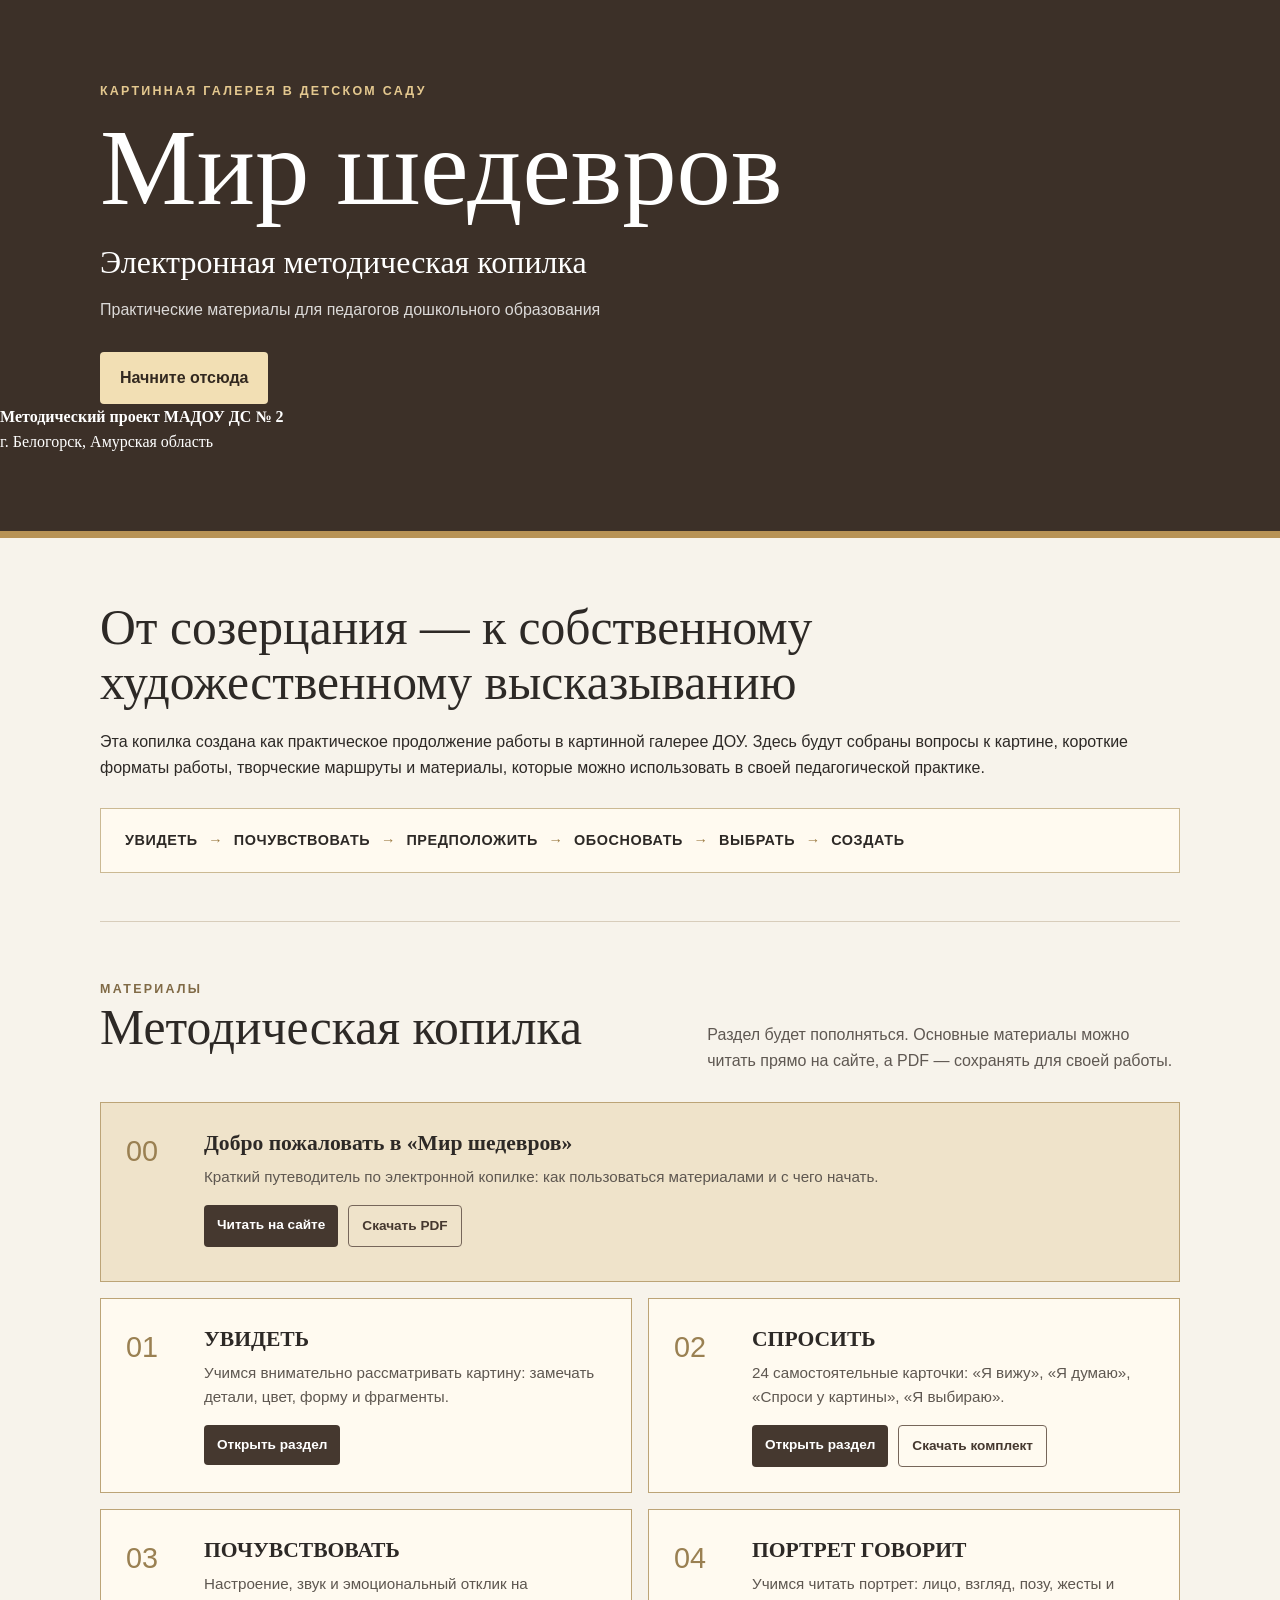
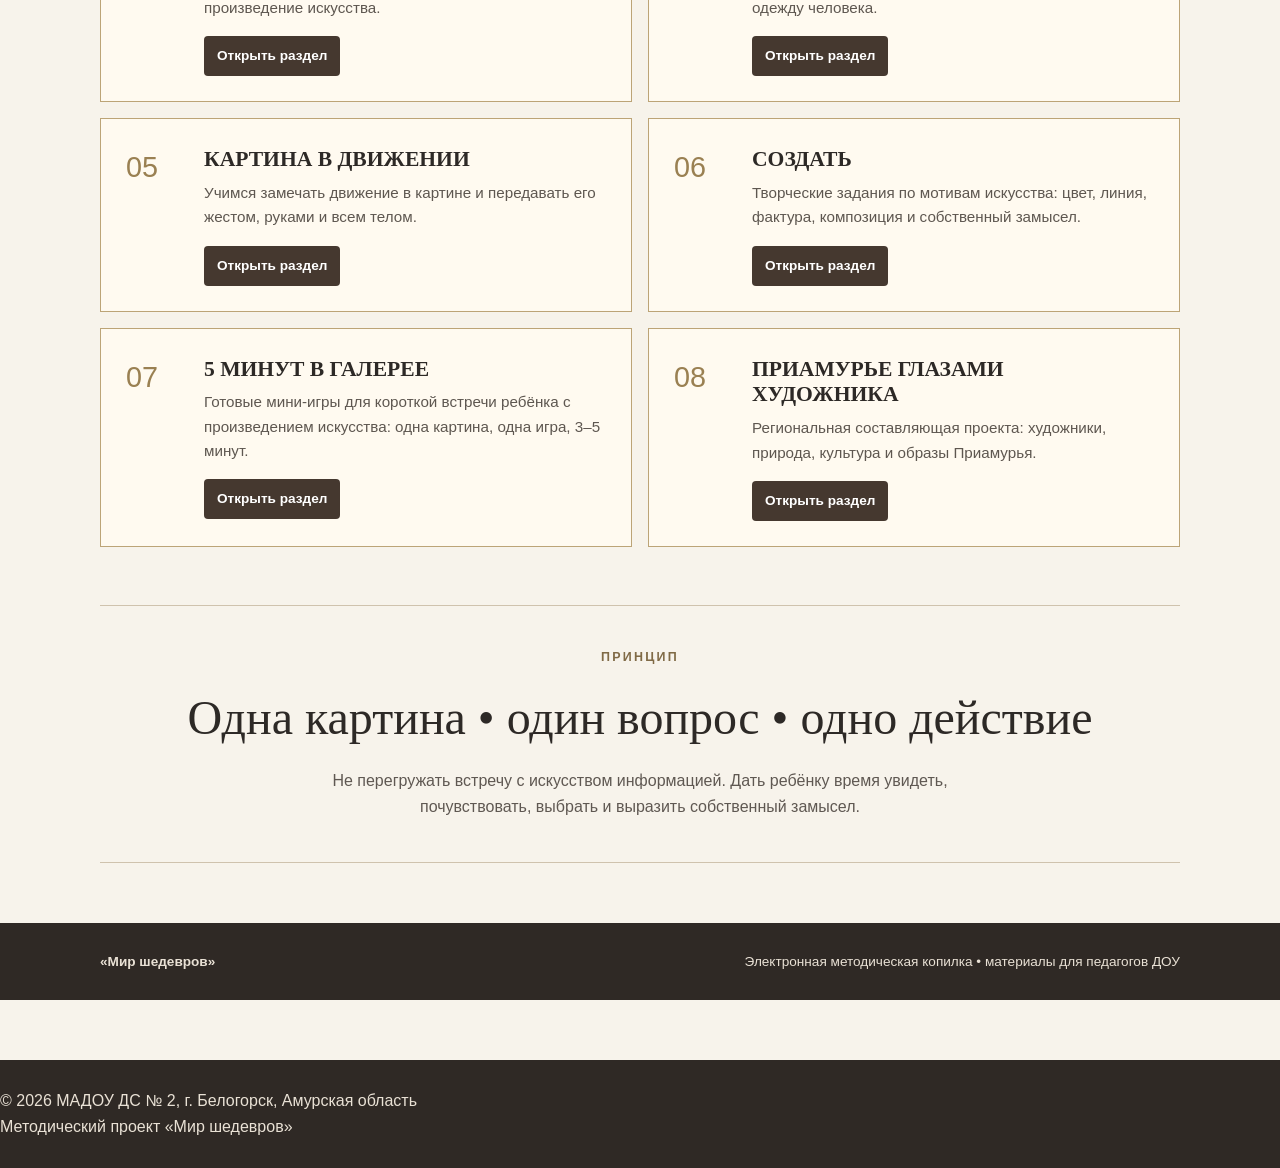
<file: index.html>
<!doctype html>
<html lang="ru">
<head>
  <meta charset="utf-8">
  <meta name="viewport" content="width=device-width, initial-scale=1">
  <title>Мир шедевров — электронная методическая копилка</title>
  <meta name="description" content="Практические материалы для педагогов ДОУ: работа с картиной, творческие практики и методические инструменты.">
  <link rel="stylesheet" href="style.css">
</head>
<body>
<header class="hero">
  <div class="wrap">
    <div class="eyebrow">КАРТИННАЯ ГАЛЕРЕЯ В ДЕТСКОМ САДУ</div>
    <h1>Мир шедевров</h1>
    <p class="lead">Электронная методическая копилка</p>
    <p class="subtitle">Практические материалы для педагогов дошкольного образования</p>
    <a class="primary" href="nachnite-otsyuda.html">Начните отсюда</a>
  </div>

<div class="institution-attribution">
  <strong>Методический проект МАДОУ ДС № 2</strong><br>
  г. Белогорск, Амурская область
</div>

</header>

<main class="wrap">
  <section class="intro">
    <h2>От созерцания — к собственному художественному высказыванию</h2>
    <p>Эта копилка создана как практическое продолжение работы в картинной галерее ДОУ. Здесь будут собраны вопросы к картине, короткие форматы работы, творческие маршруты и материалы, которые можно использовать в своей педагогической практике.</p>
    <div class="route">УВИДЕТЬ <span>→</span> ПОЧУВСТВОВАТЬ <span>→</span> ПРЕДПОЛОЖИТЬ <span>→</span> ОБОСНОВАТЬ <span>→</span> ВЫБРАТЬ <span>→</span> СОЗДАТЬ</div>
  </section>

  <section>
    <div class="section-title">
      <div>
        <div class="eyebrow dark">МАТЕРИАЛЫ</div>
        <h2>Методическая копилка</h2>
      </div>
      <p>Раздел будет пополняться. Основные материалы можно читать прямо на сайте, а PDF — сохранять для своей работы.</p>
    </div>

    <div class="grid">
      <article class="card featured">
        <div class="num">00</div>
        <div>
          <h3>Добро пожаловать в «Мир шедевров»</h3>
          <p>Краткий путеводитель по электронной копилке: как пользоваться материалами и с чего начать.</p>
          <div class="actions">
            <a href="nachnite-otsyuda.html">Читать на сайте</a>
            <a href="dobro-pozhalovat.pdf" download>Скачать PDF</a>
          </div>
        </div>
      </article>

  <article class="card available"><div class="num">01</div><div><h3>УВИДЕТЬ</h3><p>Учимся внимательно рассматривать картину: замечать детали, цвет, форму и фрагменты.</p><div class="actions"><a href="uvidet.html">Открыть раздел</a></div></div></article>

<article class="card available"><div class="num">02</div><div><h3>СПРОСИТЬ</h3><p>24 самостоятельные карточки: «Я вижу», «Я думаю», «Спроси у картины», «Я выбираю».</p><div class="actions"><a href="sprosit.html">Открыть раздел</a><a href="02-sprosit-kartochki-A4.pdf" download>Скачать комплект</a></div></div></article>

<article class="card available"><div class="num">03</div><div><h3>ПОЧУВСТВОВАТЬ</h3><p>Настроение, звук и эмоциональный отклик на произведение искусства.</p><div class="actions"><a href="pochuvstvovat.html">Открыть раздел</a></div></div></article>

<article class="card available"><div class="num">04</div><div><h3>ПОРТРЕТ ГОВОРИТ</h3><p>Учимся читать портрет: лицо, взгляд, позу, жесты и одежду человека.</p><div class="actions"><a href="portret-govorit.html">Открыть раздел</a></div></div></article>

<article class="card available"><div class="num">05</div><div><h3>КАРТИНА В ДВИЖЕНИИ</h3><p>Учимся замечать движение в картине и передавать его жестом, руками и всем телом.</p><div class="actions"><a href="kartina-v-dvizhenii.html">Открыть раздел</a></div></div></article>
<article class="card available"><div class="num">06</div><div><h3>СОЗДАТЬ</h3><p>Творческие задания по мотивам искусства: цвет, линия, фактура, композиция и собственный замысел.</p><div class="actions"><a href="sozdat.html">Открыть раздел</a></div></div></article>
<article class="card available"><div class="num">07</div><div><h3>5 МИНУТ В ГАЛЕРЕЕ</h3><p>Готовые мини-игры для короткой встречи ребёнка с произведением искусства: одна картина, одна игра, 3–5 минут.</p><div class="actions"><a href="5-minut-v-galeree.html">Открыть раздел</a></div></div></article>
<article class="card available"><div class="num">08</div><div><h3>ПРИАМУРЬЕ ГЛАЗАМИ ХУДОЖНИКА</h3><p>Региональная составляющая проекта: художники, природа, культура и образы Приамурья.</p><div class="actions"><a href="priamurye-glazami-hudozhnika.html">Открыть раздел</a></div></div></article>


    </div>
  </section>

  <section class="principle">
    <div class="eyebrow dark">ПРИНЦИП</div>
    <blockquote>Одна картина • один вопрос • одно действие</blockquote>
    <p>Не перегружать встречу с искусством информацией. Дать ребёнку время увидеть, почувствовать, выбрать и выразить собственный замысел.</p>
  </section>
</main>

<footer>
  <div class="wrap">
    <strong>«Мир шедевров»</strong>
    <span>Электронная методическая копилка • материалы для педагогов ДОУ</span>
  </div>
</footer>

<footer class="site-footer">© 2026 МАДОУ ДС № 2, г. Белогорск, Амурская область<br>Методический проект «Мир шедевров»</footer>
</body>
</html>
</file>
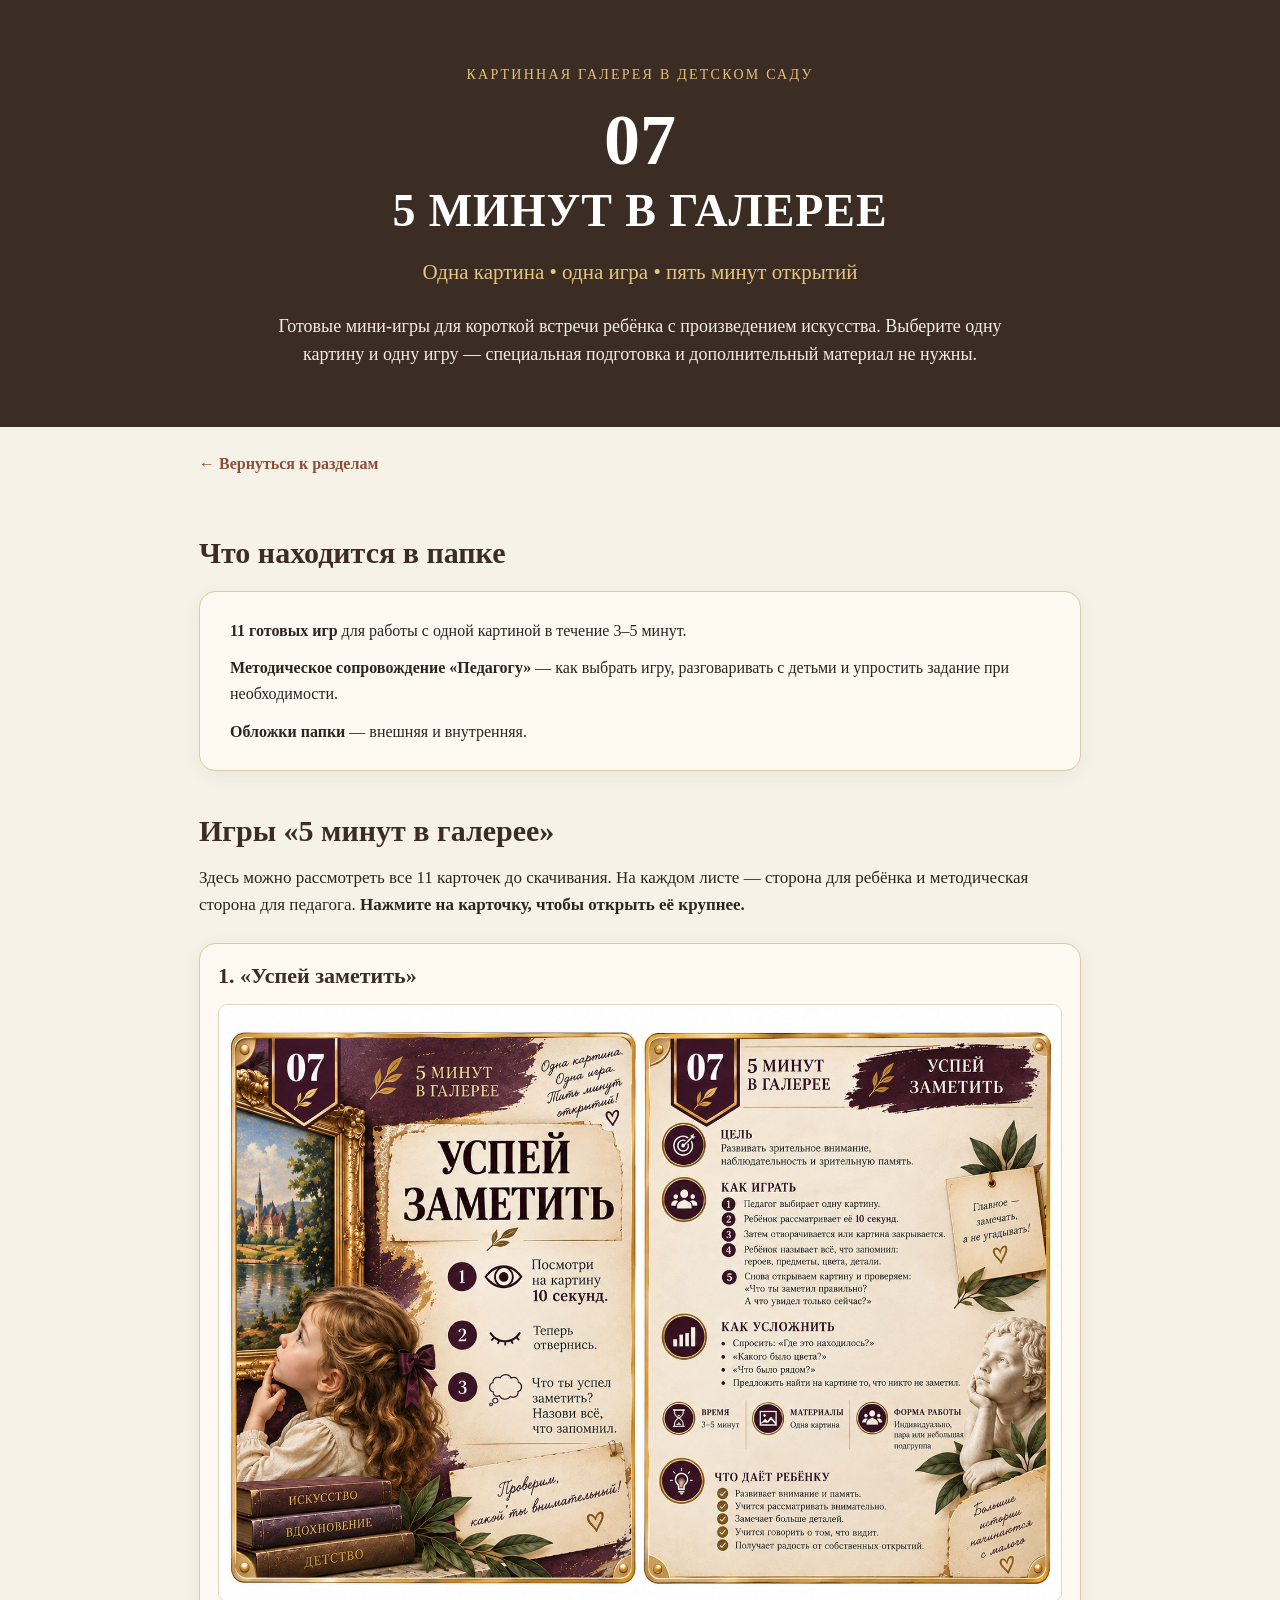
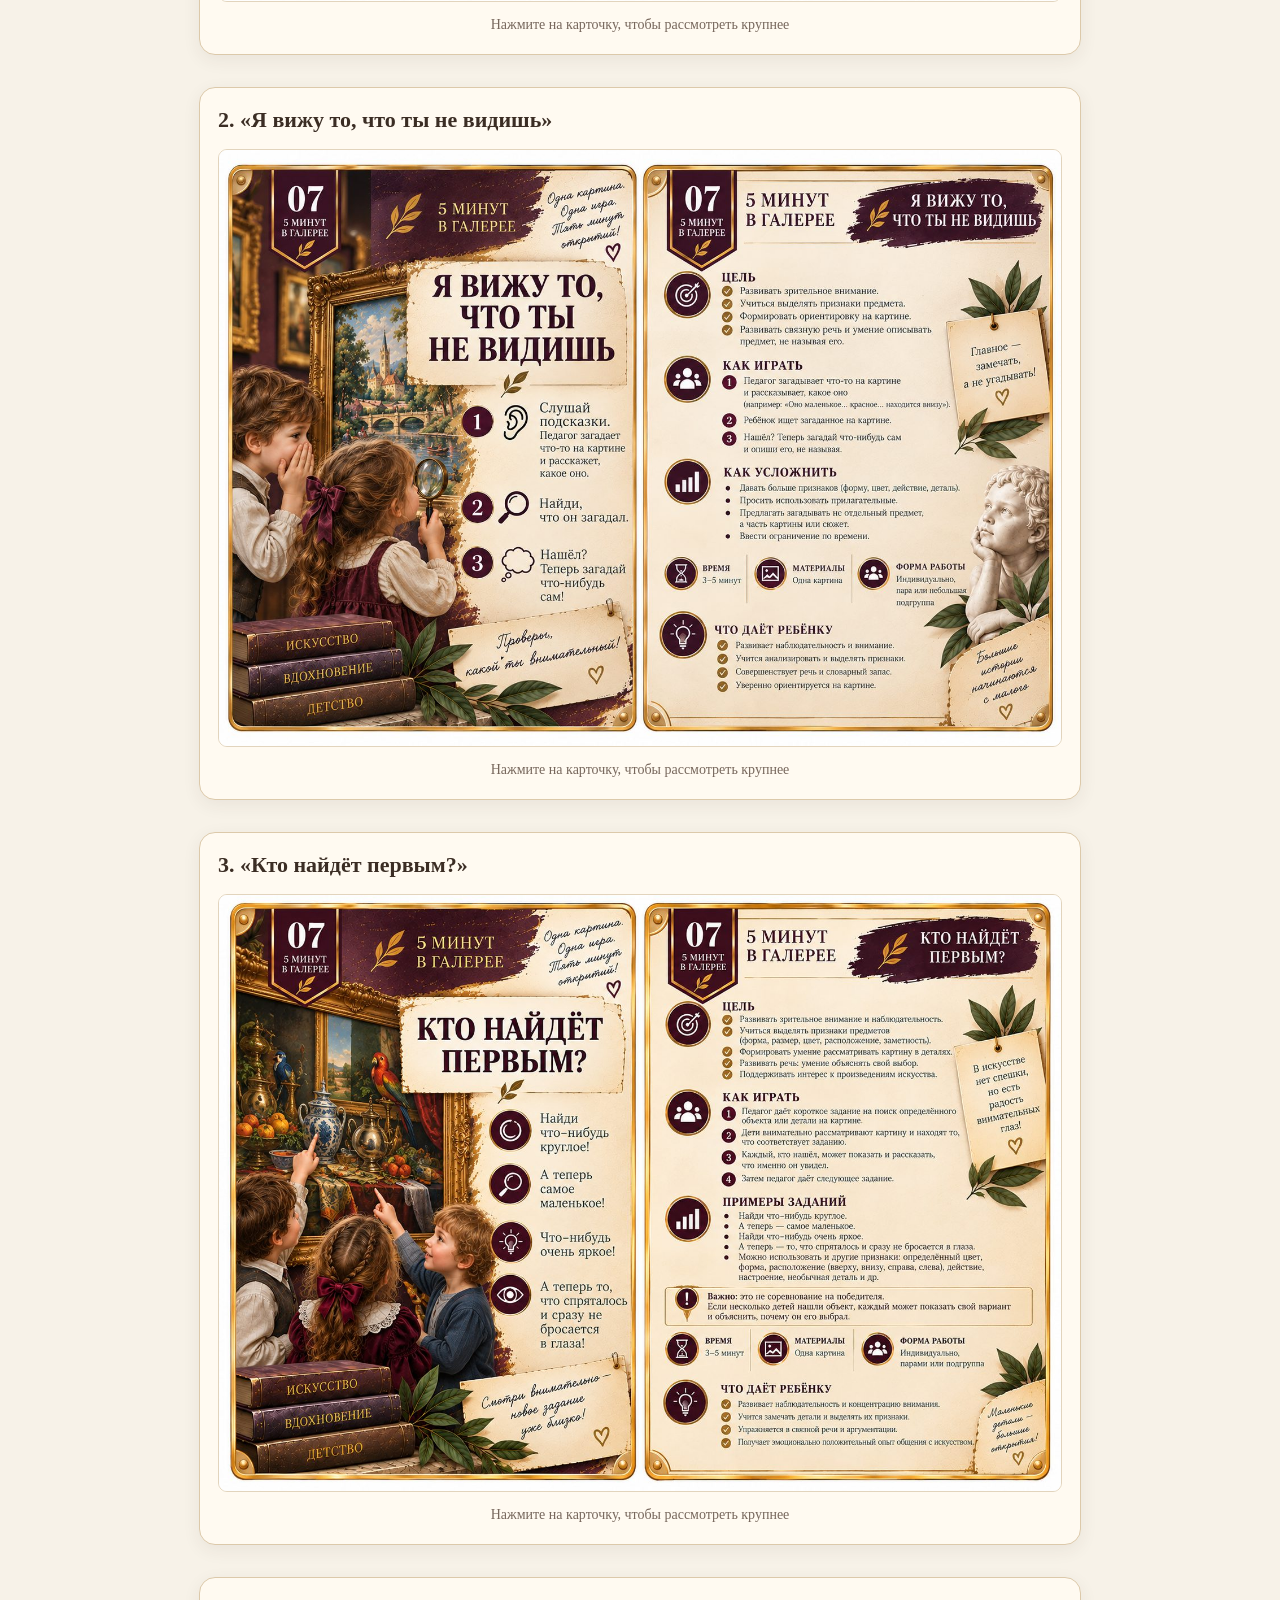
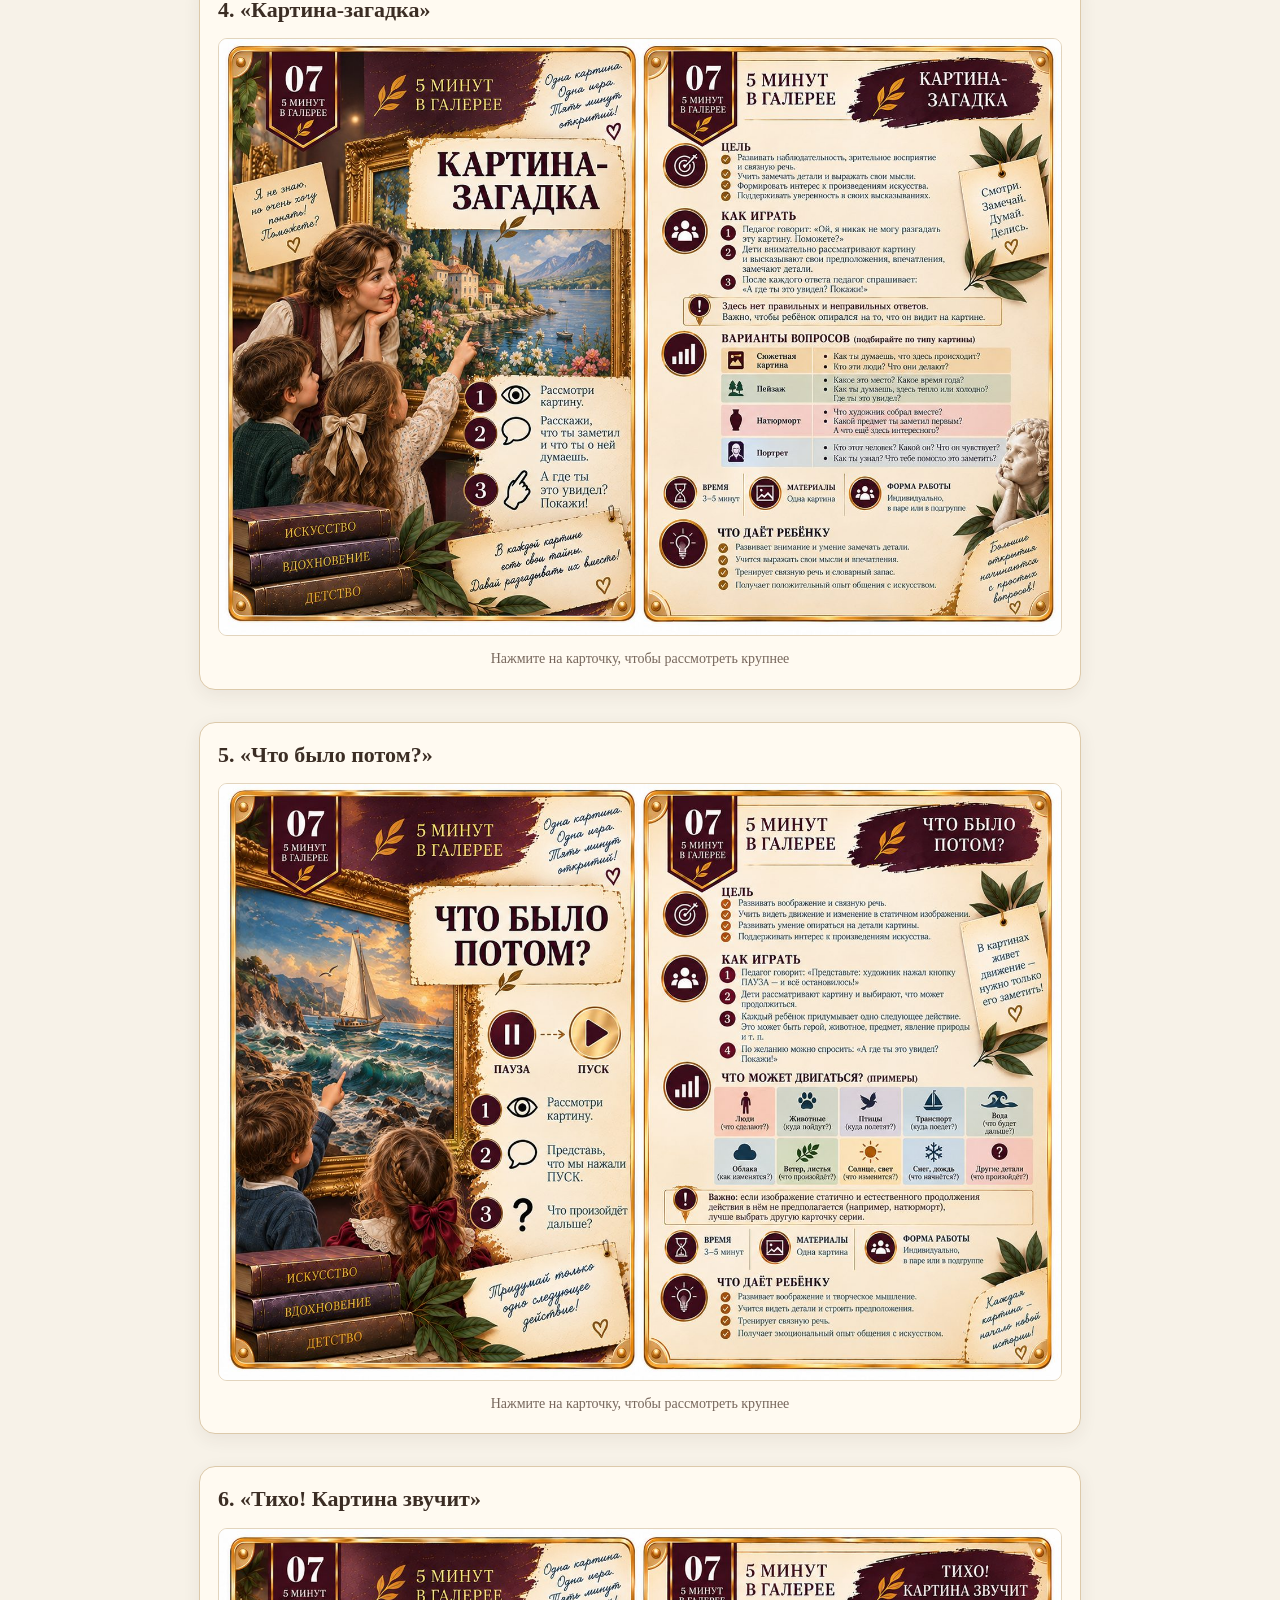
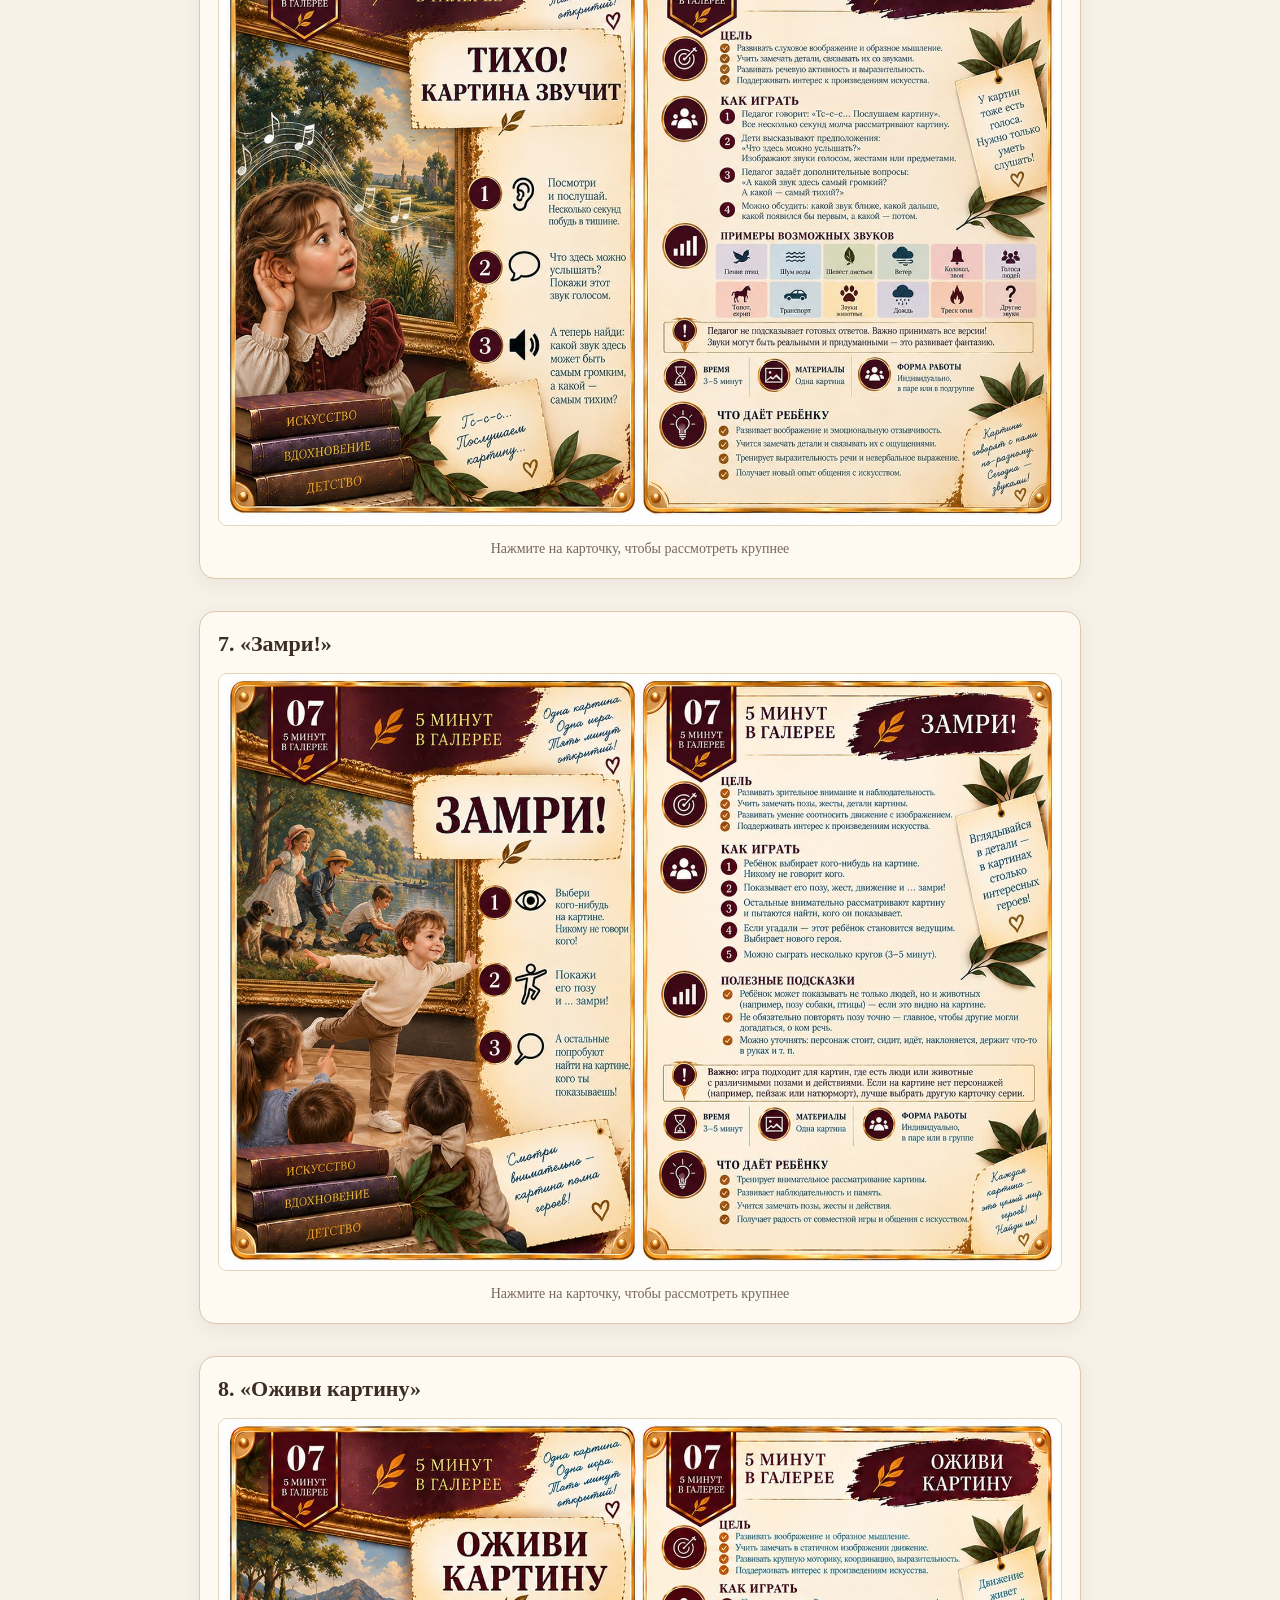
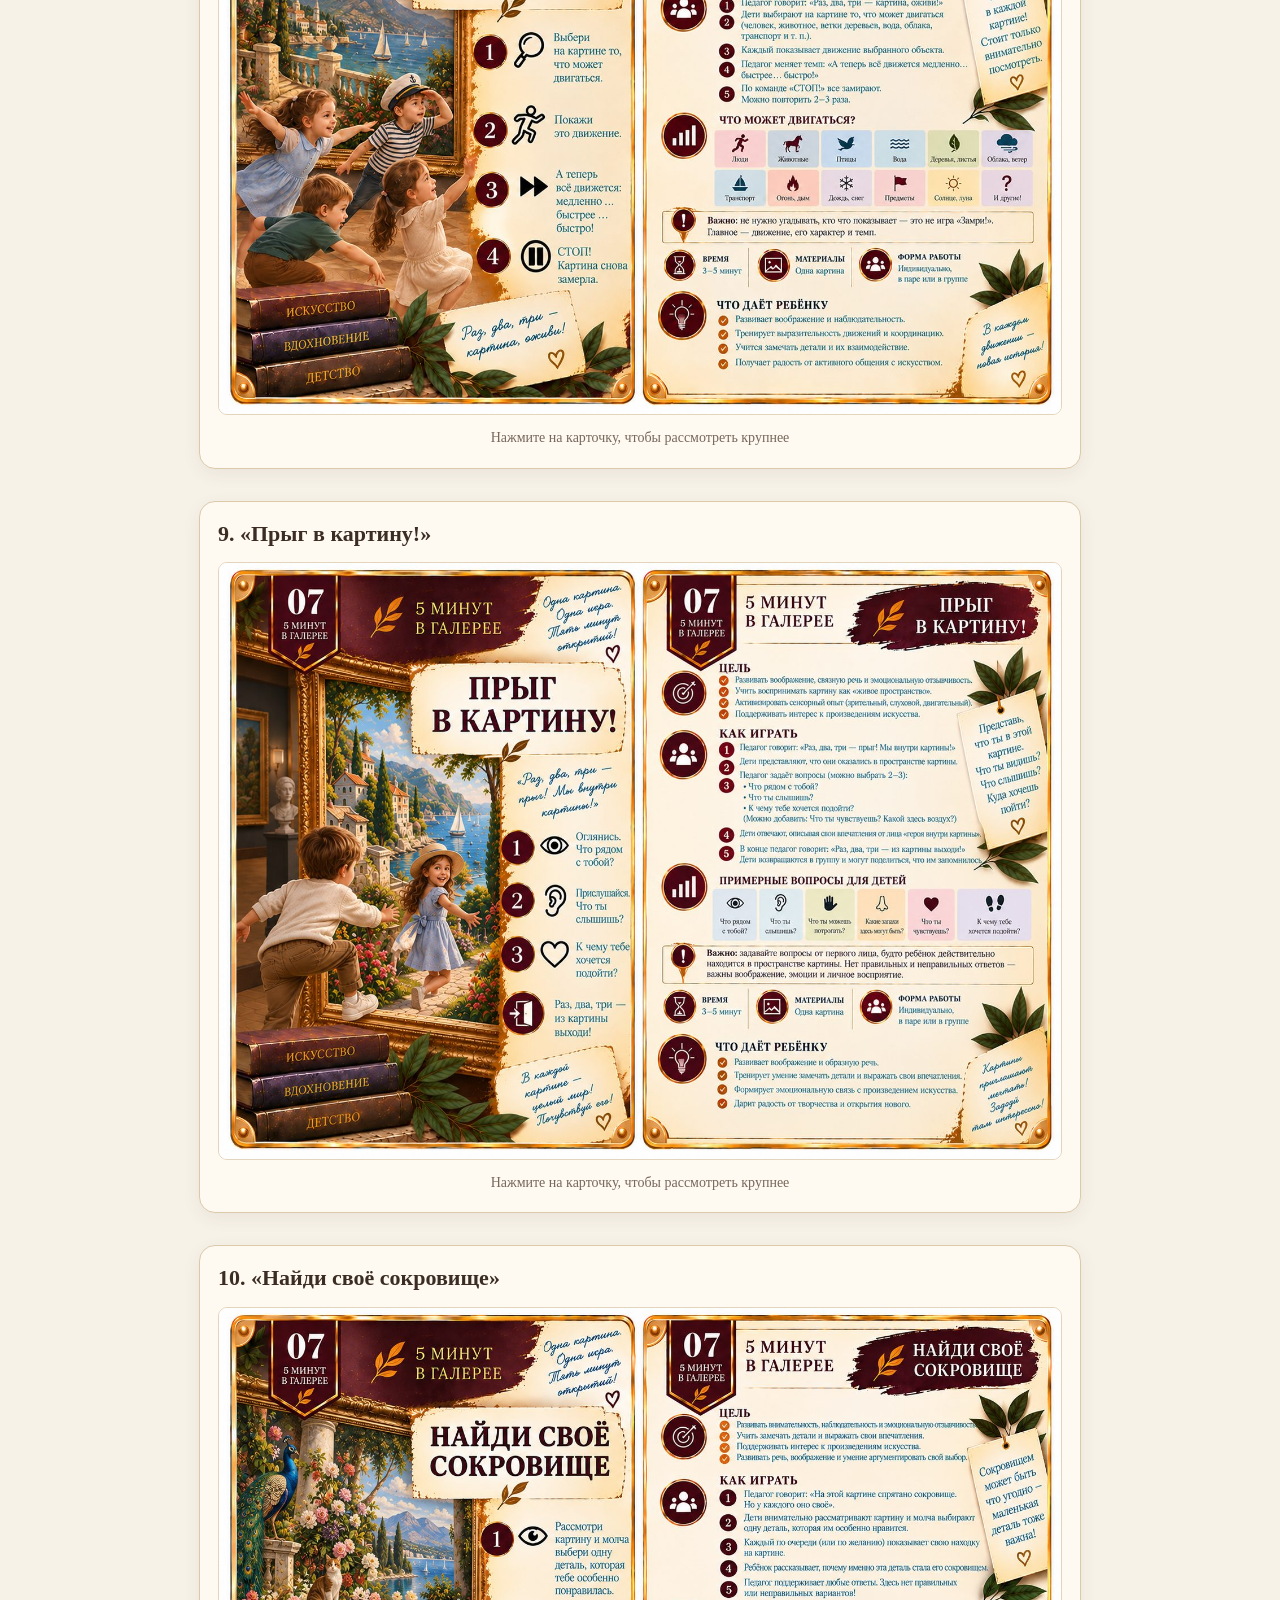
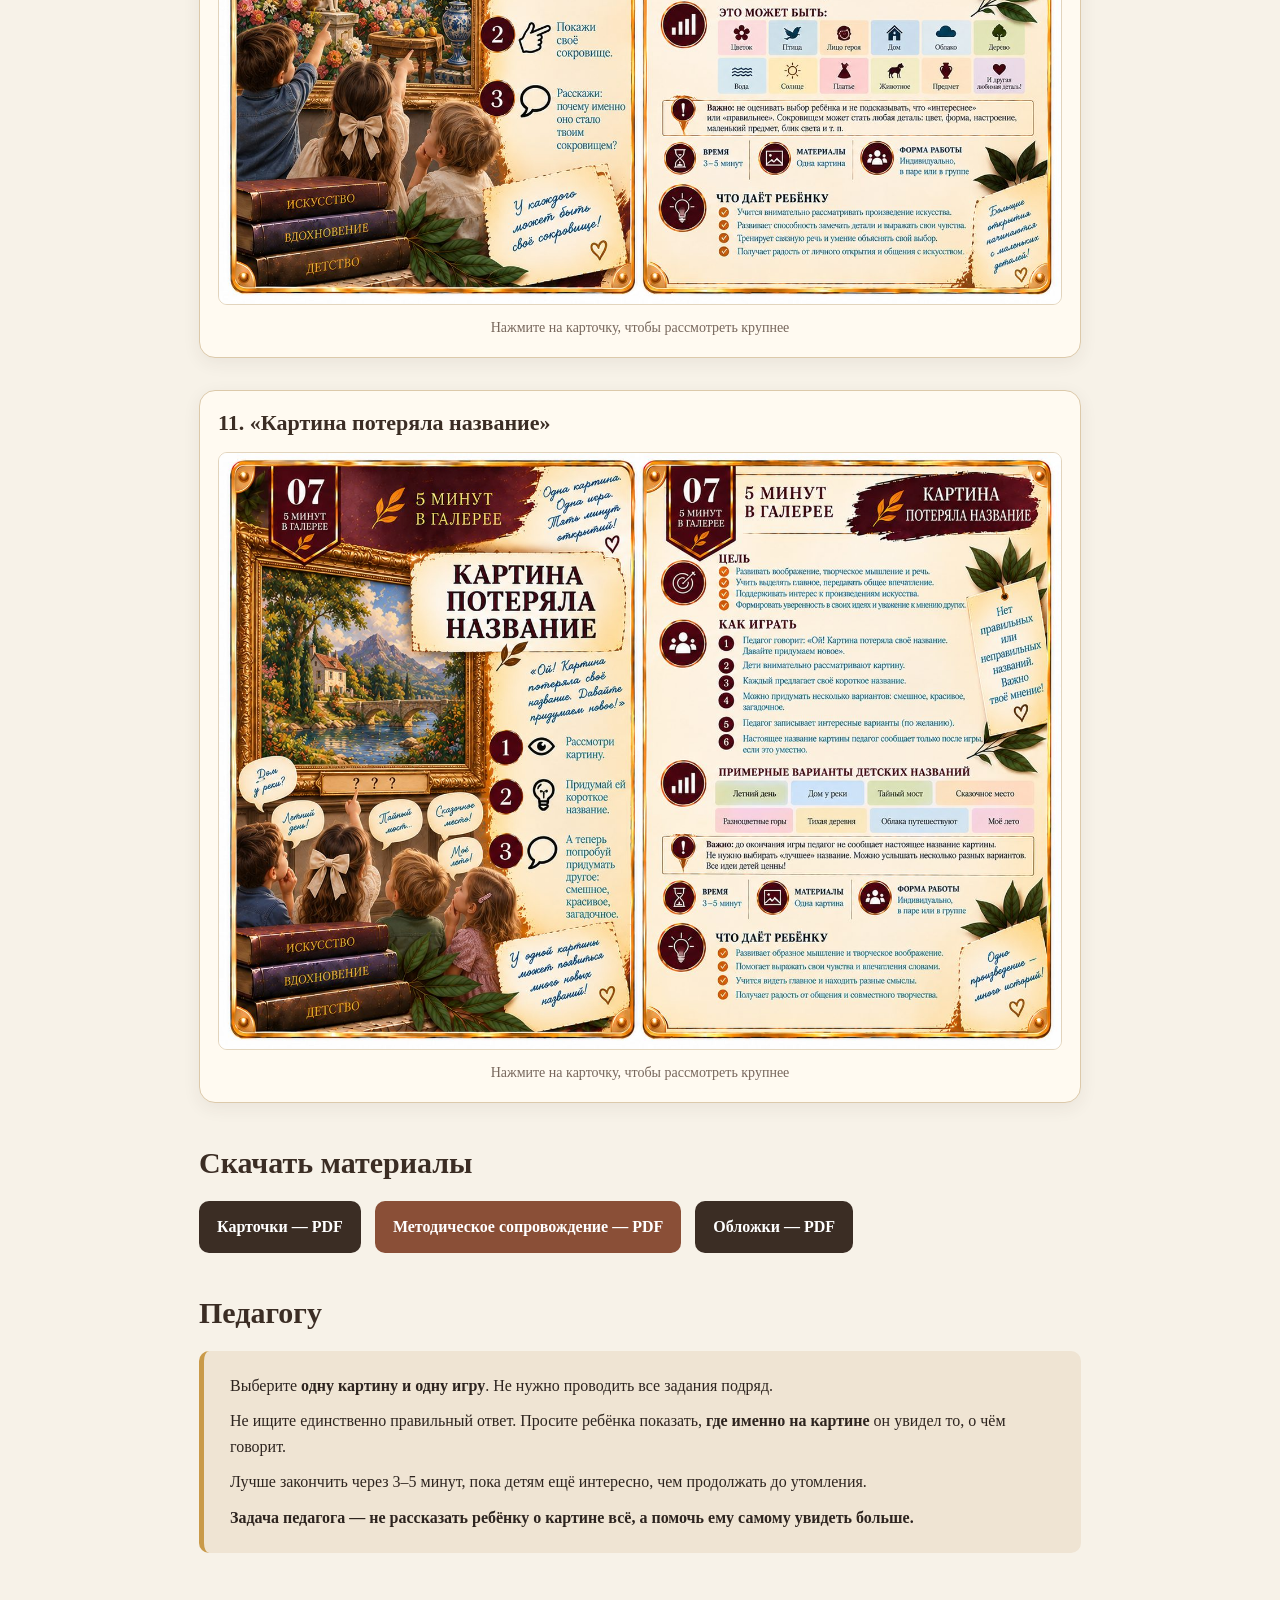
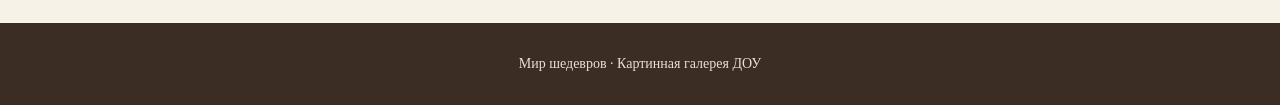
<file: 5-minut-v-galeree.html>
<!doctype html>
<html lang="ru">
<head>
<meta charset="utf-8">
<meta name="viewport" content="width=device-width,initial-scale=1">

<title>07 5 минут в галерее — Мир шедевров</title>

<style>
:root{
  --brown:#3b2d24;
  --cream:#f7f2e8;
  --paper:#fffaf1;
  --gold:#c99a49;
  --text:#2d241f;
  --wine:#8a4f37;
  --line:#dcc9aa;
}

*{
  box-sizing:border-box;
}

html{
  scroll-behavior:smooth;
}

body{
  margin:0;
  background:var(--cream);
  color:var(--text);
  font-family:Georgia,"Times New Roman",serif;
  line-height:1.6;
}

.hero{
  background:var(--brown);
  color:#fff;
  padding:64px 24px 58px;
  text-align:center;
}

.hero-inner{
  max-width:930px;
  margin:0 auto;
}

.eyebrow{
  color:#e5c17d;
  font-size:14px;
  letter-spacing:.16em;
  text-transform:uppercase;
  margin-bottom:18px;
}

.number{
  font-size:72px;
  line-height:1;
  font-weight:700;
  color:#fff;
  margin-bottom:10px;
}

h1{
  margin:0;
  font-size:46px;
  line-height:1.08;
  letter-spacing:.02em;
}

.tagline{
  margin:20px auto 0;
  color:#e7c47f;
  font-size:21px;
}

.intro{
  max-width:760px;
  margin:22px auto 0;
  font-size:18px;
  color:#f4ede3;
}

.back-wrap{
  max-width:930px;
  margin:0 auto;
  padding:24px 24px 0;
}

.back{
  color:var(--wine);
  text-decoration:none;
  font-weight:700;
}

.back:hover{
  text-decoration:underline;
}

main{
  max-width:930px;
  margin:0 auto;
  padding:16px 24px 70px;
}

section{
  margin-top:42px;
}

h2{
  font-size:30px;
  line-height:1.2;
  margin:0 0 20px;
  color:var(--brown);
}

.lead-box{
  background:var(--paper);
  border:1px solid var(--line);
  border-radius:16px;
  padding:26px 30px;
  box-shadow:0 5px 18px rgba(59,45,36,.06);
}

.lead-box p{
  margin:0 0 12px;
}

.lead-box p:last-child{
  margin-bottom:0;
}

.game-intro{
  margin:-5px 0 24px;
  font-size:17px;
}

.gallery{
  display:grid;
  grid-template-columns:1fr;
  gap:32px;
}

.game{
  background:var(--paper);
  border:1px solid var(--line);
  border-radius:16px;
  padding:18px;
  box-shadow:0 5px 18px rgba(59,45,36,.07);
}

.game h3{
  margin:0 0 14px;
  color:var(--brown);
  font-size:22px;
  line-height:1.3;
}

.game a{
  display:block;
}

.game img{
  display:block;
  width:100%;
  height:auto;
  border-radius:9px;
  border:1px solid #e2d4bd;
}

.game-note{
  margin:12px 0 0;
  text-align:center;
  font-size:14px;
  color:#77675c;
}

.downloads{
  display:flex;
  flex-wrap:wrap;
  gap:14px;
}

.button{
  display:inline-block;
  padding:13px 18px;
  border-radius:10px;
  background:var(--brown);
  color:#fff;
  text-decoration:none;
  font-weight:700;
}

.button:hover{
  opacity:.9;
}

.button.alt{
  background:var(--wine);
}

.teacher{
  background:#efe4d3;
  border-left:5px solid var(--gold);
  border-radius:10px;
  padding:22px 26px;
}

.teacher p{
  margin:0 0 10px;
}

.teacher p:last-child{
  margin-bottom:0;
}

footer{
  background:var(--brown);
  color:#e9dfd2;
  text-align:center;
  padding:30px 20px;
  font-size:14px;
}

@media (max-width:650px){
  .hero{
    padding:46px 20px 42px;
  }

  .number{
    font-size:58px;
  }

  h1{
    font-size:34px;
  }

  .tagline{
    font-size:18px;
  }

  main{
    padding-left:16px;
    padding-right:16px;
  }

  .back-wrap{
    padding-left:16px;
    padding-right:16px;
  }

  .lead-box{
    padding:22px 20px;
  }

  .game{
    padding:10px;
  }
}
</style>
</head>

<body>

<header class="hero">
  <div class="hero-inner">

    <div class="eyebrow">
      КАРТИННАЯ ГАЛЕРЕЯ В ДЕТСКОМ САДУ
    </div>

    <div class="number">07</div>

    <h1>5 МИНУТ В ГАЛЕРЕЕ</h1>

    <div class="tagline">
      Одна картина • одна игра • пять минут открытий
    </div>

    <p class="intro">
      Готовые мини-игры для короткой встречи ребёнка с произведением искусства.
      Выберите одну картину и одну игру — специальная подготовка и дополнительный
      материал не нужны.
    </p>

  </div>
</header>

<div class="back-wrap">
  <a class="back" href="index.html">← Вернуться к разделам</a>
</div>

<main>

<section>
  <h2>Что находится в папке</h2>

  <div class="lead-box">
    <p><strong>11 готовых игр</strong> для работы с одной картиной в течение 3–5 минут.</p>
    <p><strong>Методическое сопровождение «Педагогу»</strong> — как выбрать игру, разговаривать с детьми и упростить задание при необходимости.</p>
    <p><strong>Обложки папки</strong> — внешняя и внутренняя.</p>
  </div>
</section>


<section>
  <h2>Игры «5 минут в галерее»</h2>

  <p class="game-intro">
    Здесь можно рассмотреть все 11 карточек до скачивания.
    На каждом листе — сторона для ребёнка и методическая сторона для педагога.
    <strong>Нажмите на карточку, чтобы открыть её крупнее.</strong>
  </p>

  <div class="gallery">

    <article class="game">
      <h3>1. «Успей заметить»</h3>
      <a href="assets/07-5-minut-v-galeree-WEB-light/07-igra-01.jpg" target="_blank" rel="noopener">
        <img src="assets/07-5-minut-v-galeree-WEB-light/07-igra-01.jpg" alt="Карточка Успей заметить" loading="lazy">
      </a>
      <p class="game-note">Нажмите на карточку, чтобы рассмотреть крупнее</p>
    </article>

    <article class="game">
      <h3>2. «Я вижу то, что ты не видишь»</h3>
      <a href="assets/07-5-minut-v-galeree-WEB-light/07-igra-02.jpg" target="_blank" rel="noopener">
        <img src="assets/07-5-minut-v-galeree-WEB-light/07-igra-02.jpg" alt="Карточка Я вижу то, что ты не видишь" loading="lazy">
      </a>
      <p class="game-note">Нажмите на карточку, чтобы рассмотреть крупнее</p>
    </article>

    <article class="game">
      <h3>3. «Кто найдёт первым?»</h3>
      <a href="assets/07-5-minut-v-galeree-WEB-light/07-igra-03.jpg" target="_blank" rel="noopener">
        <img src="assets/07-5-minut-v-galeree-WEB-light/07-igra-03.jpg" alt="Карточка Кто найдёт первым" loading="lazy">
      </a>
      <p class="game-note">Нажмите на карточку, чтобы рассмотреть крупнее</p>
    </article>

    <article class="game">
      <h3>4. «Картина-загадка»</h3>
      <a href="assets/07-5-minut-v-galeree-WEB-light/07-igra-04.jpg" target="_blank" rel="noopener">
        <img src="assets/07-5-minut-v-galeree-WEB-light/07-igra-04.jpg" alt="Карточка Картина-загадка" loading="lazy">
      </a>
      <p class="game-note">Нажмите на карточку, чтобы рассмотреть крупнее</p>
    </article>

    <article class="game">
      <h3>5. «Что было потом?»</h3>
      <a href="assets/07-5-minut-v-galeree-WEB-light/07-igra-05.jpg" target="_blank" rel="noopener">
        <img src="assets/07-5-minut-v-galeree-WEB-light/07-igra-05.jpg" alt="Карточка Что было потом" loading="lazy">
      </a>
      <p class="game-note">Нажмите на карточку, чтобы рассмотреть крупнее</p>
    </article>

    <article class="game">
      <h3>6. «Тихо! Картина звучит»</h3>
      <a href="assets/07-5-minut-v-galeree-WEB-light/07-igra-06.jpg" target="_blank" rel="noopener">
        <img src="assets/07-5-minut-v-galeree-WEB-light/07-igra-06.jpg" alt="Карточка Тихо Картина звучит" loading="lazy">
      </a>
      <p class="game-note">Нажмите на карточку, чтобы рассмотреть крупнее</p>
    </article>

    <article class="game">
      <h3>7. «Замри!»</h3>
      <a href="assets/07-5-minut-v-galeree-WEB-light/07-igra-07.jpg" target="_blank" rel="noopener">
        <img src="assets/07-5-minut-v-galeree-WEB-light/07-igra-07.jpg" alt="Карточка Замри" loading="lazy">
      </a>
      <p class="game-note">Нажмите на карточку, чтобы рассмотреть крупнее</p>
    </article>

    <article class="game">
      <h3>8. «Оживи картину»</h3>
      <a href="assets/07-5-minut-v-galeree-WEB-light/07-igra-08.jpg" target="_blank" rel="noopener">
        <img src="assets/07-5-minut-v-galeree-WEB-light/07-igra-08.jpg" alt="Карточка Оживи картину" loading="lazy">
      </a>
      <p class="game-note">Нажмите на карточку, чтобы рассмотреть крупнее</p>
    </article>

    <article class="game">
      <h3>9. «Прыг в картину!»</h3>
      <a href="assets/07-5-minut-v-galeree-WEB-light/07-igra-09.jpg" target="_blank" rel="noopener">
        <img src="assets/07-5-minut-v-galeree-WEB-light/07-igra-09.jpg" alt="Карточка Прыг в картину" loading="lazy">
      </a>
      <p class="game-note">Нажмите на карточку, чтобы рассмотреть крупнее</p>
    </article>

    <article class="game">
      <h3>10. «Найди своё сокровище»</h3>
      <a href="assets/07-5-minut-v-galeree-WEB-light/07-igra-10.jpg" target="_blank" rel="noopener">
        <img src="assets/07-5-minut-v-galeree-WEB-light/07-igra-10.jpg" alt="Карточка Найди своё сокровище" loading="lazy">
      </a>
      <p class="game-note">Нажмите на карточку, чтобы рассмотреть крупнее</p>
    </article>

    <article class="game">
      <h3>11. «Картина потеряла название»</h3>
      <a href="assets/07-5-minut-v-galeree-WEB-light/07-igra-11.jpg" target="_blank" rel="noopener">
        <img src="assets/07-5-minut-v-galeree-WEB-light/07-igra-11.jpg" alt="Карточка Картина потеряла название" loading="lazy">
      </a>
      <p class="game-note">Нажмите на карточку, чтобы рассмотреть крупнее</p>
    </article>

  </div>
</section>


<section>
  <h2>Скачать материалы</h2>

  <div class="downloads">

    <a class="button"
       href="07-5-minut-v-galeree-kartochki-A4-WEB.pdf"
       target="_blank">
       Карточки — PDF
    </a>

    <a class="button alt"
       href="07-5-minut-v-galeree-metodicheskoe-soprovozhdenie-WEB.pdf"
       target="_blank">
       Методическое сопровождение — PDF
    </a>

    <a class="button"
       href="07-5-minut-v-galeree-oblozhki-A4-WEB.pdf"
       target="_blank">
       Обложки — PDF
    </a>

  </div>
</section>


<section>
  <h2>Педагогу</h2>

  <div class="teacher">
    <p>
      Выберите <strong>одну картину и одну игру</strong>. Не нужно проводить
      все задания подряд.
    </p>

    <p>
      Не ищите единственно правильный ответ. Просите ребёнка показать,
      <strong>где именно на картине</strong> он увидел то, о чём говорит.
    </p>

    <p>
      Лучше закончить через 3–5 минут, пока детям ещё интересно,
      чем продолжать до утомления.
    </p>

    <p>
      <strong>Задача педагога — не рассказать ребёнку о картине всё,
      а помочь ему самому увидеть больше.</strong>
    </p>
  </div>
</section>

</main>

<footer>
  Мир шедевров · Картинная галерея ДОУ
</footer>

</body>
</html>
</file>
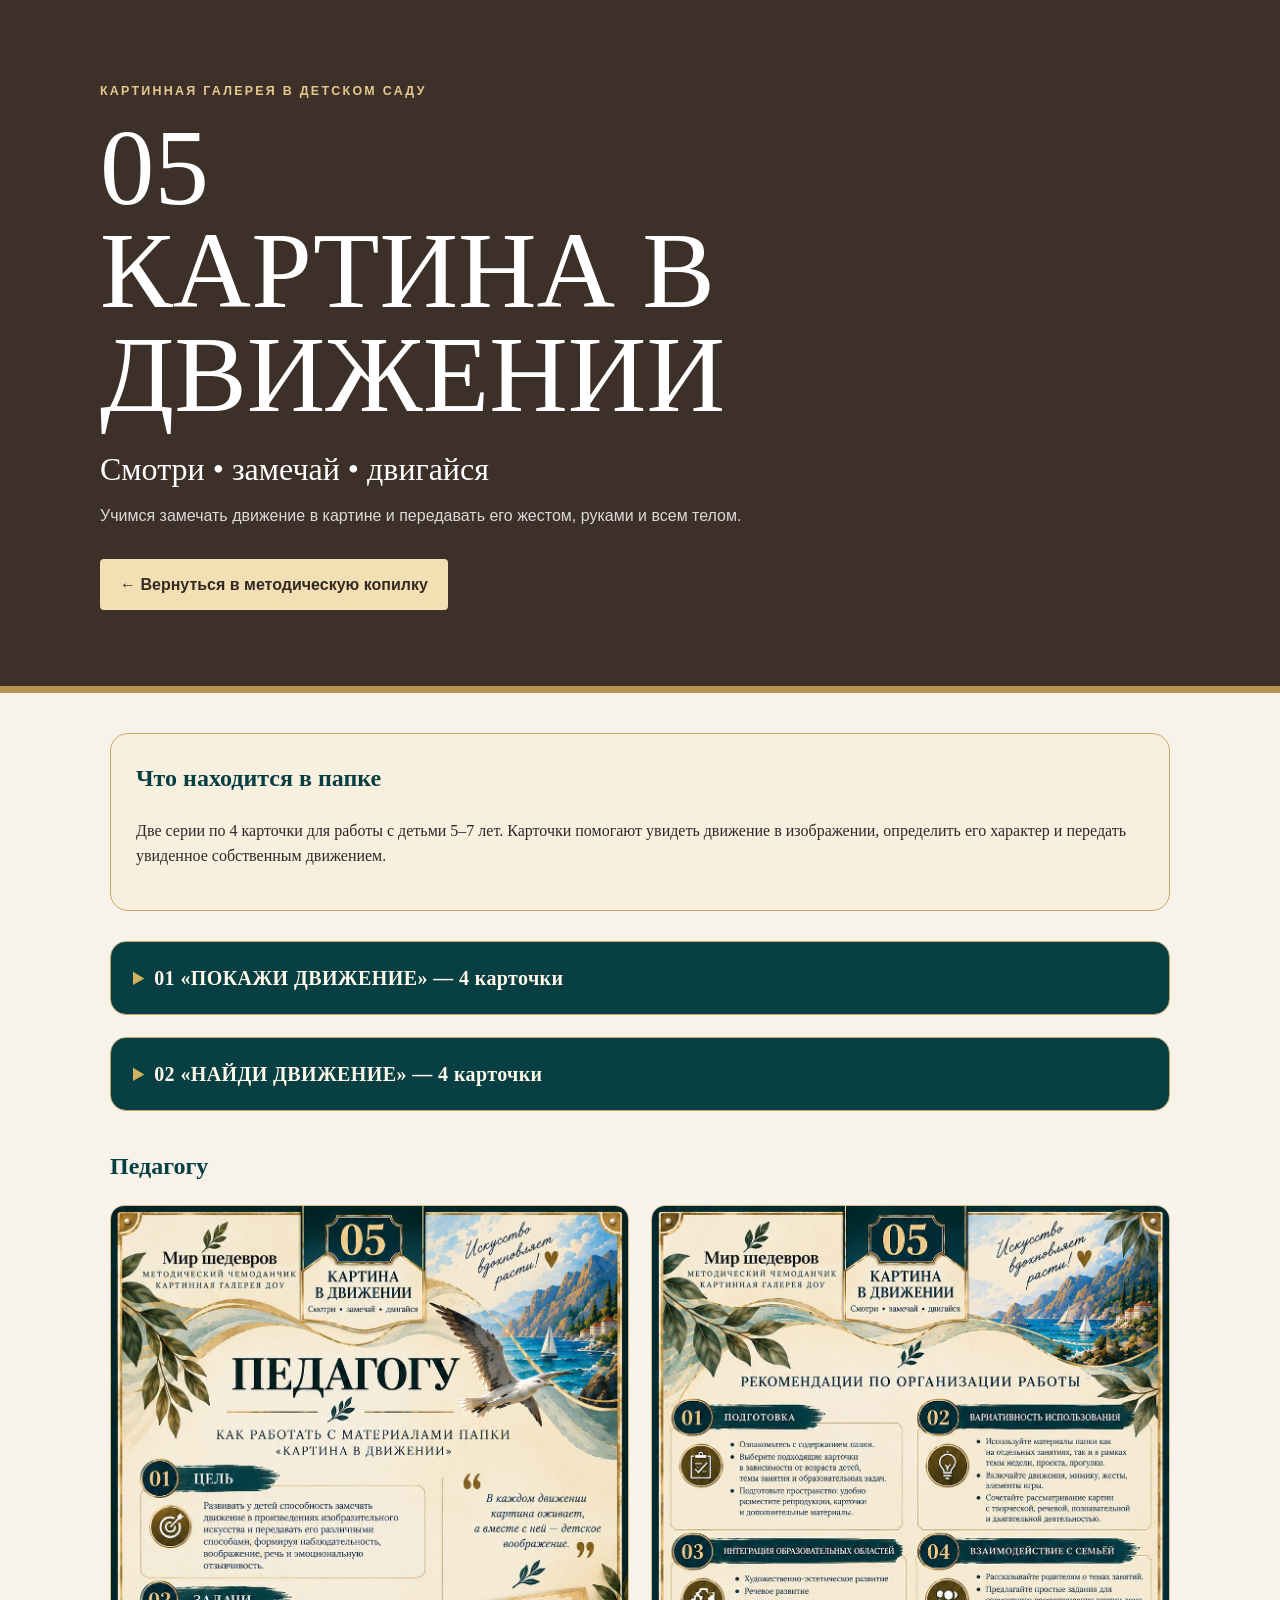
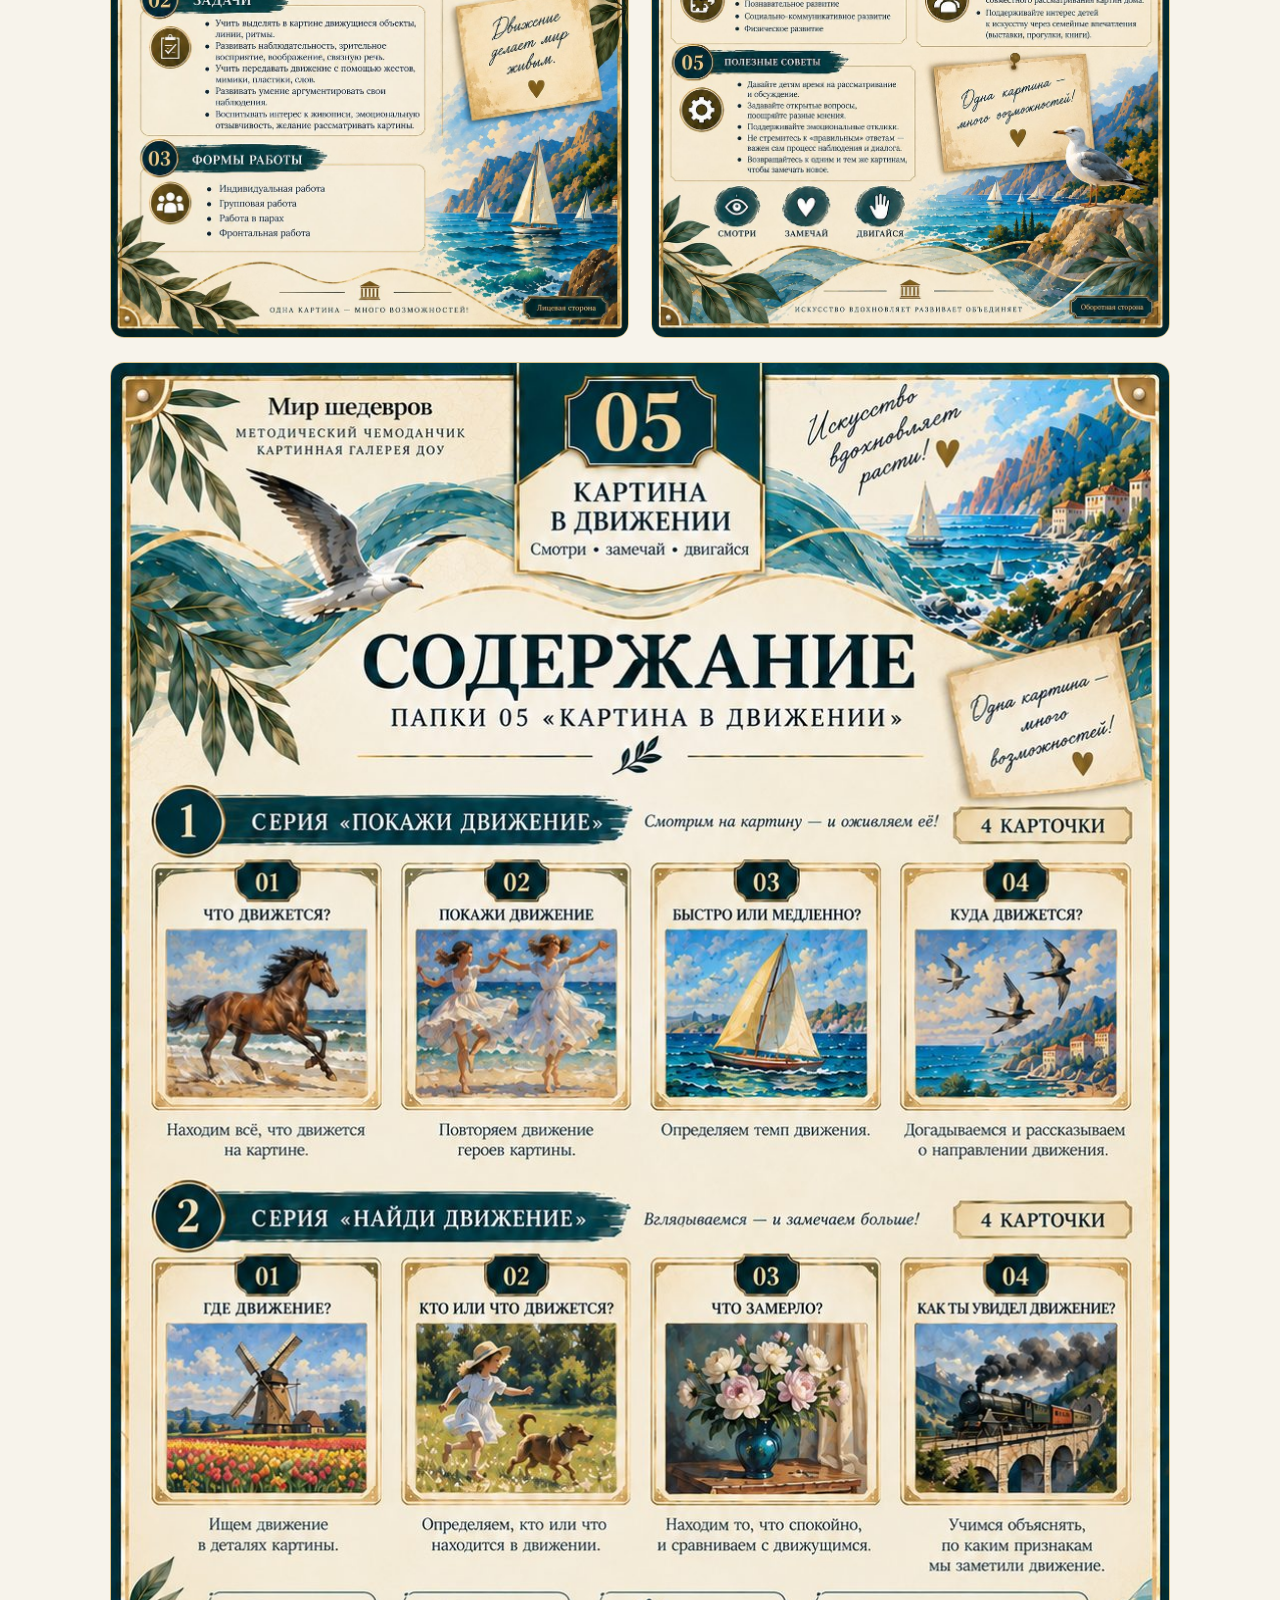
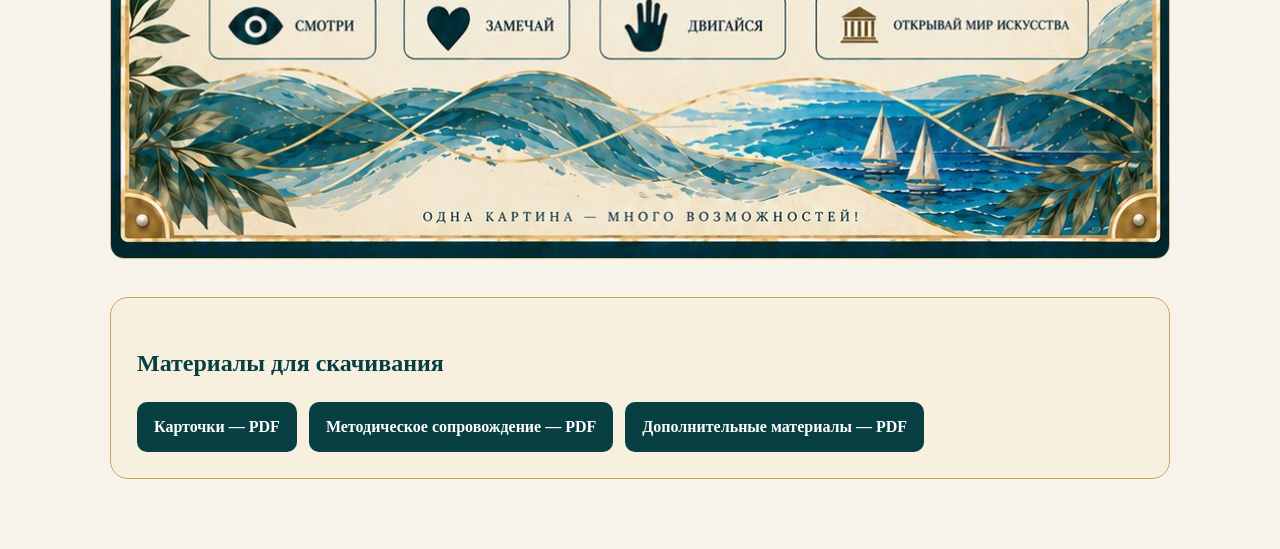
<file: kartina-v-dvizhenii.html>
<!DOCTYPE html>
<html lang="ru">
<head>
  <meta charset="UTF-8">
  <meta name="viewport" content="width=device-width, initial-scale=1.0">
  <title>05 Картина в движении — Мир шедевров</title>
  <link rel="stylesheet" href="style.css">

  <style>
    .p05-wrap {
      max-width: 1100px;
      margin: 0 auto;
      padding: 40px 20px 70px;
    }

    .p05-intro {
      background: #f7f0df;
      border: 1px solid #c8a75c;
      border-radius: 18px;
      padding: 25px;
      margin-bottom: 30px;
    }

    .p05-intro h2 {
      color: #073f43;
      margin-top: 0;
    }

    .p05-series {
      margin: 22px 0;
      border: 1px solid #c8a75c;
      border-radius: 16px;
      overflow: hidden;
      background: #fffaf0;
    }

    .p05-series summary {
      cursor: pointer;
      padding: 20px 22px;
      background: #073f43;
      color: #fff8e8;
      font-size: 1.25rem;
      font-weight: 700;
      letter-spacing: .02em;
    }

    .p05-series summary::marker {
      color: #d4b15f;
    }

    .p05-series-body {
      padding: 24px;
    }

    .p05-series-note {
      margin-top: 0;
      margin-bottom: 22px;
      color: #405052;
    }

    .p05-grid {
      display: grid;
      grid-template-columns: repeat(2, minmax(0, 1fr));
      gap: 22px;
    }

    .p05-card {
      margin: 0;
      background: #f5eedf;
      border: 1px solid #d6bf86;
      border-radius: 14px;
      overflow: hidden;
    }

    .p05-card img {
      display: block;
      width: 100%;
      height: auto;
    }

    .p05-teacher {
      margin-top: 36px;
    }

    .p05-teacher h2,
    .p05-downloads h2 {
      color: #073f43;
    }

    .p05-teacher-grid {
      display: grid;
      grid-template-columns: repeat(2, minmax(0, 1fr));
      gap: 22px;
    }

    .p05-teacher-grid img,
    .p05-content img {
      width: 100%;
      height: auto;
      display: block;
      border: 1px solid #d6bf86;
      border-radius: 14px;
    }

    .p05-content {
      margin-top: 24px;
    }

    .p05-downloads {
      margin-top: 38px;
      padding: 26px;
      background: #f7f0df;
      border: 1px solid #c8a75c;
      border-radius: 18px;
    }

    .p05-download-links {
      display: flex;
      flex-wrap: wrap;
      gap: 12px;
    }

    .p05-download-links a {
      display: inline-block;
      padding: 12px 17px;
      border-radius: 10px;
      background: #073f43;
      color: white;
      text-decoration: none;
      font-weight: 700;
    }

    .p05-download-links a:hover {
      opacity: .9;
    }

    @media (max-width: 760px) {
      .p05-grid,
      .p05-teacher-grid {
        grid-template-columns: 1fr;
      }
    }
  </style>
</head>

<body>

<header class="hero">
  <div class="wrap">
    <div class="eyebrow">КАРТИННАЯ ГАЛЕРЕЯ В ДЕТСКОМ САДУ</div>
    <h1>05<br>КАРТИНА В ДВИЖЕНИИ</h1>
    <p class="lead">Смотри • замечай • двигайся</p>
    <p class="subtitle">
      Учимся замечать движение в картине и передавать его жестом, руками и всем телом.
    </p>
    <a class="primary" href="index.html">← Вернуться в методическую копилку</a>
  </div>
</header>

<main class="p05-wrap">

  <section class="p05-intro">
    <h2>Что находится в папке</h2>
    <p>
      Две серии по 4 карточки для работы с детьми 5–7 лет.
      Карточки помогают увидеть движение в изображении,
      определить его характер и передать увиденное собственным движением.
    </p>
  </section>

  <details class="p05-series">
    <summary>01 «ПОКАЖИ ДВИЖЕНИЕ» — 4 карточки</summary>

    <div class="p05-series-body">
      <p class="p05-series-note">
        Ребёнок находит в картине то, что может двигаться,
        и передаёт движение жестом, руками или всем телом.
      </p>

      <div class="p05-grid">

        <figure class="p05-card">
          <img
            src="assets/05-kartina-v-dvizhenii-WEB-light/01-pokazhi-dvizhenie-01.jpg"
            alt="Карточка 1 Что движется?">
        </figure>

        <figure class="p05-card">
          <img
            src="assets/05-kartina-v-dvizhenii-WEB-light/01-pokazhi-dvizhenie-02.jpg"
            alt="Карточка 2 Покажи движение">
        </figure>

        <figure class="p05-card">
          <img
            src="assets/05-kartina-v-dvizhenii-WEB-light/01-pokazhi-dvizhenie-03.jpg"
            alt="Карточка 3 Быстро или медленно?">
        </figure>

        <figure class="p05-card">
          <img
            src="assets/05-kartina-v-dvizhenii-WEB-light/01-pokazhi-dvizhenie-04.jpg"
            alt="Карточка 4 Куда движется?">
        </figure>

      </div>
    </div>
  </details>

  <details class="p05-series">
    <summary>02 «НАЙДИ ДВИЖЕНИЕ» — 4 карточки</summary>

    <div class="p05-series-body">
      <p class="p05-series-note">
        Ребёнок внимательно рассматривает картину,
        находит признаки движения и объясняет, что помогло их заметить.
      </p>

      <div class="p05-grid">

        <figure class="p05-card">
          <img
            src="assets/05-kartina-v-dvizhenii-WEB-light/02-naidi-dvizhenie-01.jpg"
            alt="Карточка 1 Где движение?">
        </figure>

        <figure class="p05-card">
          <img
            src="assets/05-kartina-v-dvizhenii-WEB-light/02-naidi-dvizhenie-02.jpg"
            alt="Карточка 2 Кто или что движется?">
        </figure>

        <figure class="p05-card">
          <img
            src="assets/05-kartina-v-dvizhenii-WEB-light/02-naidi-dvizhenie-03.jpg"
            alt="Карточка 3 Что замерло?">
        </figure>

        <figure class="p05-card">
          <img
            src="assets/05-kartina-v-dvizhenii-WEB-light/02-naidi-dvizhenie-04.jpg"
            alt="Карточка 4 Как ты увидел движение?">
        </figure>

      </div>
    </div>
  </details>

  <section class="p05-teacher">
    <h2>Педагогу</h2>

    <div class="p05-teacher-grid">
      <img
        src="assets/05-kartina-v-dvizhenii-WEB-light/pedagogu-lice.jpg"
        alt="Педагогу — лицевая сторона">

      <img
        src="assets/05-kartina-v-dvizhenii-WEB-light/pedagogu-oborot.jpg"
        alt="Педагогу — оборотная сторона">
    </div>

    <div class="p05-content">
      <img
        src="assets/05-kartina-v-dvizhenii-WEB-light/soderzhanie.jpg"
        alt="Содержание папки 05 Картина в движении">
    </div>
  </section>

  <section class="p05-downloads">
    <h2>Материалы для скачивания</h2>

    <div class="p05-download-links">
      <a href="05-kartina-v-dvizhenii-kartochki-A4-WEB.pdf">
        Карточки — PDF
      </a>

      <a href="05-kartina-v-dvizhenii-metodicheskoe-soprovozhdenie.pdf">
        Методическое сопровождение — PDF
      </a>

      <a href="05-kartina-v-dvizhenii-dopolnitelnye-materialy-A4.pdf">
        Дополнительные материалы — PDF
      </a>
    </div>
  </section>

</main>

</body>
</html>
</file>
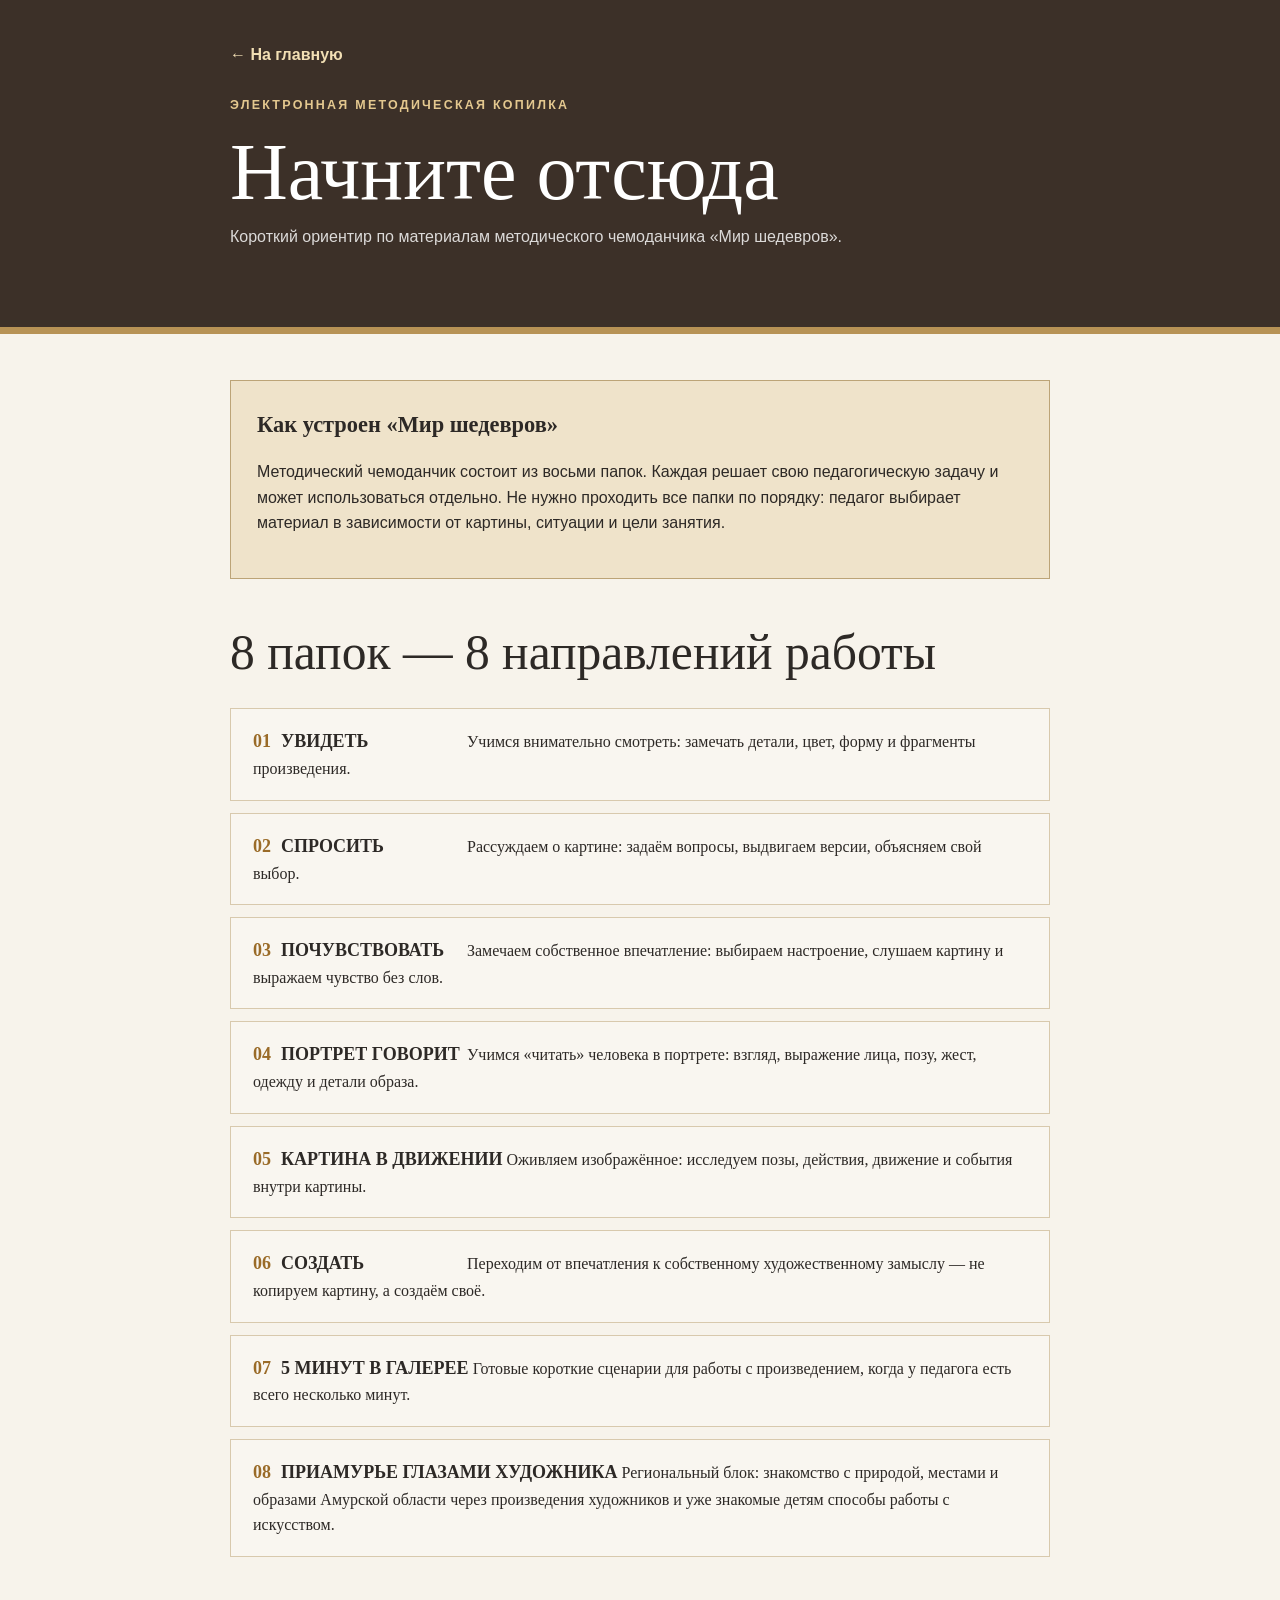
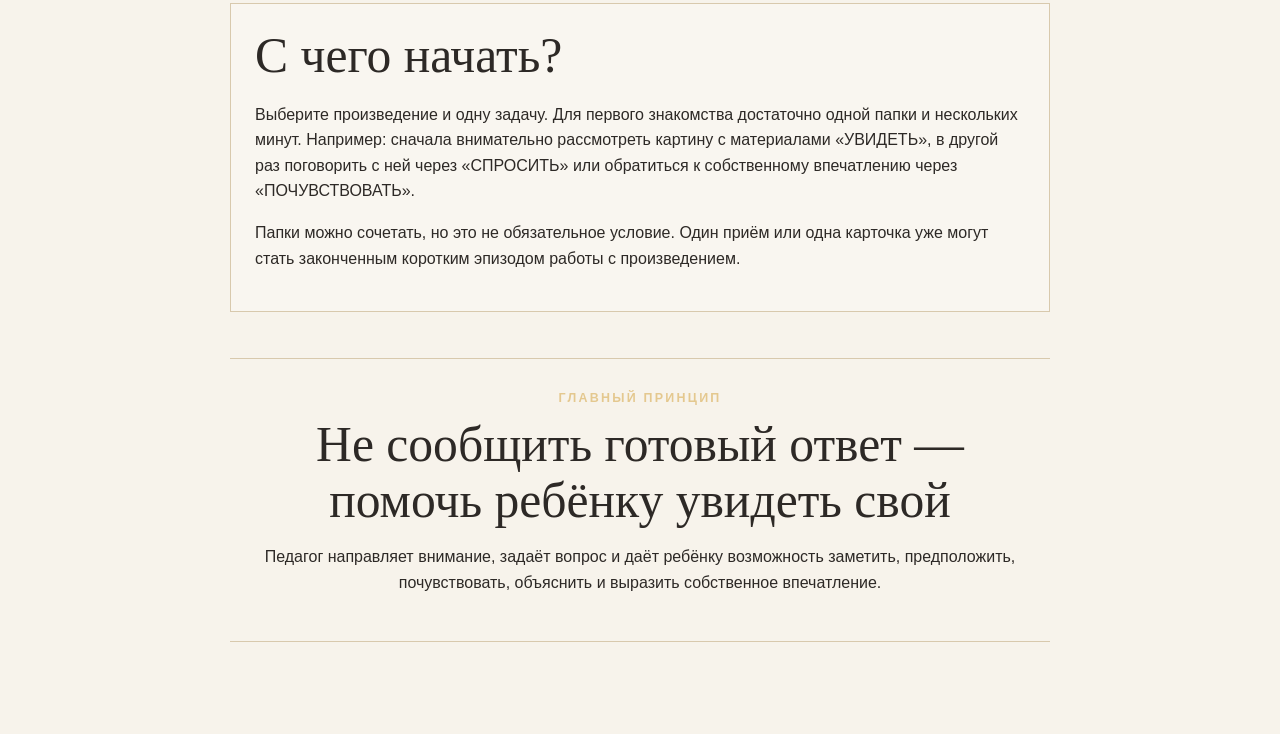
<file: nachnite-otsyuda.html>
<!doctype html>
<html lang="ru">
<head>
  <meta charset="utf-8">
  <meta name="viewport" content="width=device-width, initial-scale=1">
  <title>Начните отсюда — Мир шедевров</title>
  <meta name="description" content="Как пользоваться электронной методической копилкой «Мир шедевров».">
  <link rel="stylesheet" href="style.css">

  <style>
    .start-map {
      display: grid;
      gap: 12px;
      margin: 28px 0 40px;
    }

    .start-item {
      border: 1px solid #d8c9ad;
      padding: 18px 22px;
      background: rgba(255,255,255,.22);
    }

    .start-item strong {
      display: inline-block;
      min-width: 210px;
      font-size: 18px;
    }

    .start-number {
      color: #9a6b28;
      margin-right: 10px;
    }

    .start-note {
      border: 1px solid #d8c9ad;
      padding: 24px;
      margin: 32px 0;
      background: rgba(255,255,255,.22);
    }

    .start-principle {
      text-align: center;
      margin: 42px 0 20px;
      padding: 30px 20px;
      border-top: 1px solid #d8c9ad;
      border-bottom: 1px solid #d8c9ad;
    }

    .start-principle h2 {
      margin: 8px 0 12px;
    }

    @media (max-width: 700px) {
      .start-item strong {
        display: block;
        min-width: 0;
        margin-bottom: 6px;
      }
    }
  </style>
</head>

<body>

<header class="subhero">
  <div class="wrap narrow">
    <a class="back" href="index.html">← На главную</a>
    <div class="eyebrow">ЭЛЕКТРОННАЯ МЕТОДИЧЕСКАЯ КОПИЛКА</div>
    <h1>Начните отсюда</h1>
    <p>Короткий ориентир по материалам методического чемоданчика «Мир шедевров».</p>
  </div>
</header>

<main class="wrap narrow article">

  <section class="notice">
    <strong>Как устроен «Мир шедевров»</strong>
    <p>
      Методический чемоданчик состоит из восьми папок. Каждая решает свою
      педагогическую задачу и может использоваться отдельно. Не нужно проходить
      все папки по порядку: педагог выбирает материал в зависимости от картины,
      ситуации и цели занятия.
    </p>
  </section>

  <section>
    <h2>8 папок — 8 направлений работы</h2>

    <div class="start-map">

      <div class="start-item">
        <strong><span class="start-number">01</span>УВИДЕТЬ</strong>
        Учимся внимательно смотреть: замечать детали, цвет, форму и фрагменты произведения.
      </div>

      <div class="start-item">
        <strong><span class="start-number">02</span>СПРОСИТЬ</strong>
        Рассуждаем о картине: задаём вопросы, выдвигаем версии, объясняем свой выбор.
      </div>

      <div class="start-item">
        <strong><span class="start-number">03</span>ПОЧУВСТВОВАТЬ</strong>
        Замечаем собственное впечатление: выбираем настроение, слушаем картину и выражаем чувство без слов.
      </div>

      <div class="start-item">
        <strong><span class="start-number">04</span>ПОРТРЕТ ГОВОРИТ</strong>
        Учимся «читать» человека в портрете: взгляд, выражение лица, позу, жест, одежду и детали образа.
      </div>

      <div class="start-item">
        <strong><span class="start-number">05</span>КАРТИНА В ДВИЖЕНИИ</strong>
        Оживляем изображённое: исследуем позы, действия, движение и события внутри картины.
      </div>

      <div class="start-item">
        <strong><span class="start-number">06</span>СОЗДАТЬ</strong>
        Переходим от впечатления к собственному художественному замыслу — не копируем картину, а создаём своё.
      </div>

      <div class="start-item">
        <strong><span class="start-number">07</span>5 МИНУТ В ГАЛЕРЕЕ</strong>
        Готовые короткие сценарии для работы с произведением, когда у педагога есть всего несколько минут.
      </div>

   
      <div class="start-item">
        <strong><span class="start-number">08</span>ПРИАМУРЬЕ ГЛАЗАМИ ХУДОЖНИКА</strong>
        Региональный блок: знакомство с природой, местами и образами Амурской области через произведения художников и уже знакомые детям способы работы с искусством.
      </div>

    </div>
  </section>

  <section class="start-note">
    <h2>С чего начать?</h2>
    <p>
      Выберите произведение и одну задачу. Для первого знакомства достаточно
      одной папки и нескольких минут. Например: сначала внимательно рассмотреть
      картину с материалами «УВИДЕТЬ», в другой раз поговорить с ней через
      «СПРОСИТЬ» или обратиться к собственному впечатлению через «ПОЧУВСТВОВАТЬ».
    </p>
    <p>
      Папки можно сочетать, но это не обязательное условие. Один приём или одна
      карточка уже могут стать законченным коротким эпизодом работы с произведением.
    </p>
  </section>

  <section class="start-principle">
    <div class="eyebrow">ГЛАВНЫЙ ПРИНЦИП</div>
    <h2>Не сообщить готовый ответ — помочь ребёнку увидеть свой</h2>
    <p>
      Педагог направляет внимание, задаёт вопрос и даёт ребёнку возможность
      заметить, предположить, почувствовать, объяснить и выразить собственное впечатление.
    </p>
  </section>

</main>

</body>
</html>
</file>
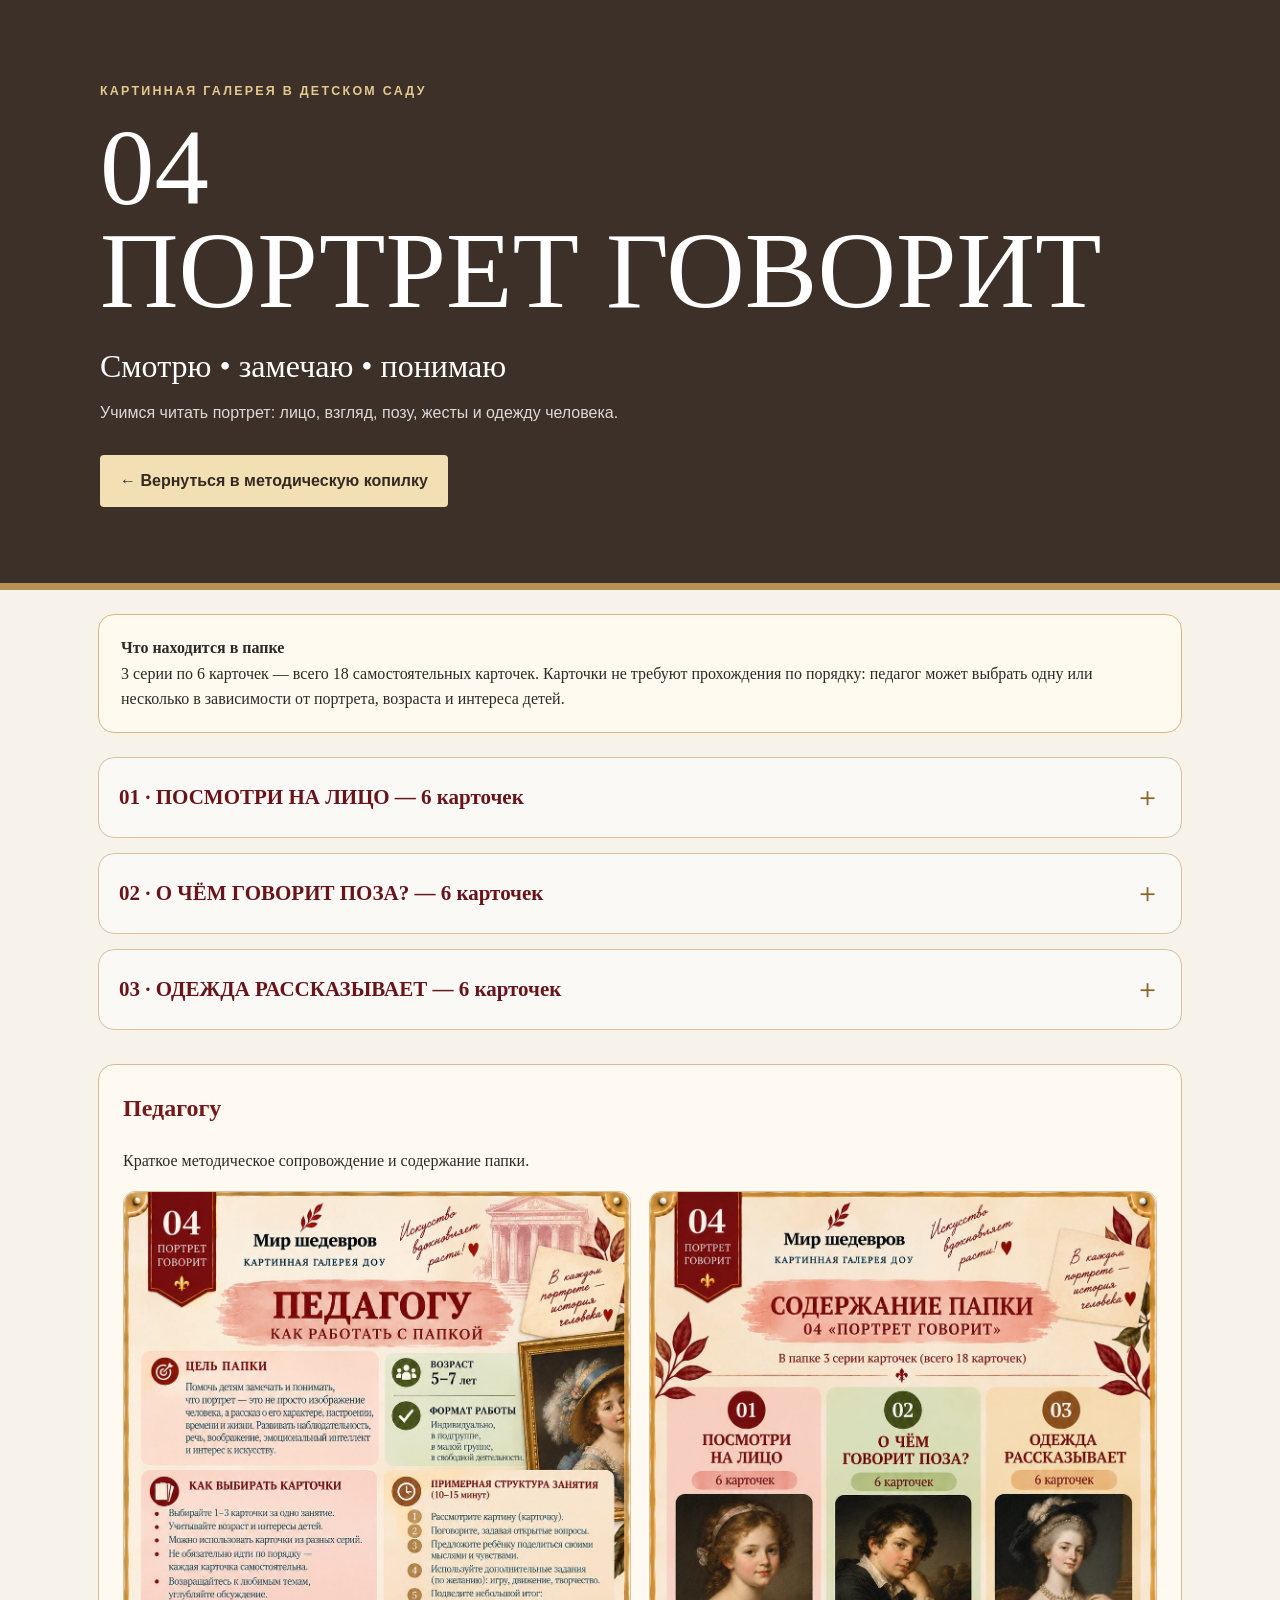
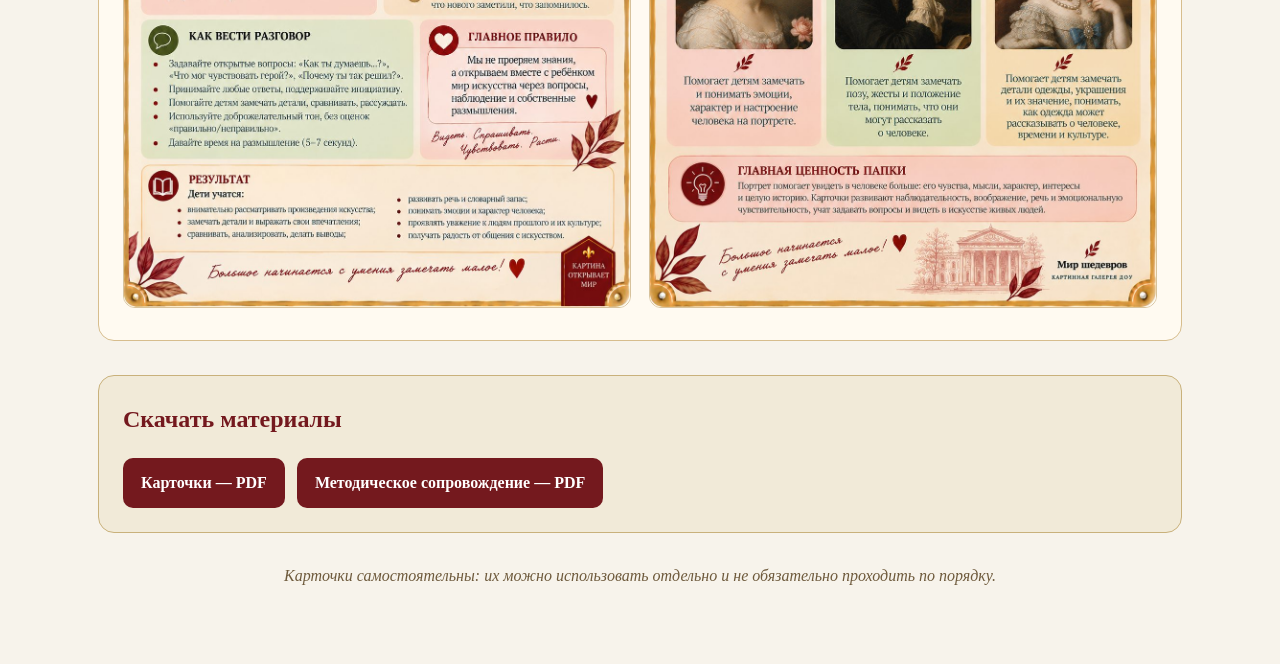
<file: portret-govorit.html>
<!doctype html>
<html lang="ru">
<head>
  <meta charset="utf-8">
  <meta name="viewport" content="width=device-width, initial-scale=1">
  <title>04 ПОРТРЕТ ГОВОРИТ — Мир шедевров</title>
  <meta name="description" content="Материалы папки 04 «Портрет говорит»: лицо, поза и одежда в портрете. Для детей 5–7 лет.">
  <link rel="stylesheet" href="style.css">

  <style>
    .p04-wrap {
      max-width: 1120px;
      margin: 0 auto;
      padding: 24px 18px 60px;
    }

    .p04-hero {
      text-align: center;
      margin-bottom: 28px;
    }

    .p04-number {
      display: inline-block;
      background: #7c171d;
      color: #fff8e9;
      font-size: 18px;
      font-weight: 700;
      padding: 7px 16px;
      border-radius: 999px;
      margin-bottom: 12px;
    }

    .p04-hero h1 {
      margin: 0 0 10px;
      color: #75171d;
      font-size: clamp(34px, 5vw, 58px);
      line-height: 1.05;
    }

    .p04-subtitle {
      max-width: 760px;
      margin: 0 auto 12px;
      font-size: 19px;
      line-height: 1.55;
    }

    .p04-age {
      display: inline-block;
      margin-top: 4px;
      padding: 7px 14px;
      background: #f4e8d2;
      border: 1px solid #c9a96a;
      border-radius: 999px;
      font-weight: 700;
    }

    .p04-intro {
      background: #fffaf0;
      border: 1px solid #d6b77b;
      border-radius: 16px;
      padding: 20px 22px;
      margin: 0 0 24px;
      line-height: 1.6;
    }

    .p04-series {
      border: 1px solid #d8c09a;
      border-radius: 16px;
      background: rgba(255,255,255,.55);
      margin: 15px 0;
      overflow: hidden;
    }

    .p04-series summary {
      display: flex;
      align-items: center;
      justify-content: space-between;
      gap: 20px;
      cursor: pointer;
      list-style: none;
      padding: 18px 20px;
      color: #67151b;
      font-size: 21px;
      font-weight: 700;
    }

    .p04-series summary::-webkit-details-marker {
      display: none;
    }

    .p04-series summary::after {
      content: "＋";
      flex: 0 0 auto;
      font-size: 27px;
      font-weight: 400;
      color: #8a6426;
    }

    .p04-series[open] summary::after {
      content: "−";
    }

    .p04-series-desc {
      margin: -2px 20px 16px;
      line-height: 1.5;
      color: #4e4538;
    }

    .p04-grid {
      display: grid;
      grid-template-columns: repeat(2, minmax(0, 1fr));
      gap: 18px;
      padding: 0 20px 22px;
    }

    .p04-card {
      display: block;
      text-decoration: none;
      color: inherit;
    }

    .p04-card img {
      display: block;
      width: 100%;
      height: auto;
      border-radius: 13px;
      border: 1px solid #d9c5a0;
      box-shadow: 0 5px 16px rgba(70,45,20,.12);
    }

    .p04-materials {
      margin-top: 34px;
      padding: 24px;
      border: 1px solid #d7bd8d;
      border-radius: 16px;
      background: #fffaf1;
    }

    .p04-materials h2 {
      margin-top: 0;
      color: #74191e;
    }

    .p04-method-grid {
      display: grid;
      grid-template-columns: repeat(2, minmax(0,1fr));
      gap: 18px;
      margin-top: 18px;
    }

    .p04-method-grid img {
      width: 100%;
      border-radius: 12px;
      border: 1px solid #d7c29c;
    }

    .p04-downloads {
      margin-top: 34px;
      padding: 24px;
      border-radius: 16px;
      background: #f1ead8;
      border: 1px solid #c9b17b;
    }

    .p04-downloads h2 {
      margin-top: 0;
      color: #74191e;
    }

    .p04-buttons {
      display: flex;
      flex-wrap: wrap;
      gap: 12px;
    }

    .p04-btn {
      display: inline-block;
      padding: 12px 18px;
      border-radius: 10px;
      background: #74191e;
      color: white;
      text-decoration: none;
      font-weight: 700;
    }

    .p04-btn:hover {
      opacity: .9;
    }

    .p04-note {
      margin-top: 30px;
      text-align: center;
      font-style: italic;
      color: #6e5a3c;
    }

    @media (max-width: 760px) {
      .p04-grid,
      .p04-method-grid {
        grid-template-columns: 1fr;
      }

      .p04-series summary {
        font-size: 18px;
      }
    }
  </style>
</head>

<body>

  <header class="hero">
  <div class="wrap">
    <div class="eyebrow">КАРТИННАЯ ГАЛЕРЕЯ В ДЕТСКОМ САДУ</div>

    <h1>04<br>ПОРТРЕТ ГОВОРИТ</h1>

    <p class="lead">Смотрю • замечаю • понимаю</p>

    <p class="subtitle">
      Учимся читать портрет: лицо, взгляд, позу, жесты и одежду человека.
    </p>

    <a class="primary" href="index.html">← Вернуться в методическую копилку</a>
  </div>
</header>

<main class="p04-wrap">




  <section class="p04-intro">
    <strong>Что находится в папке</strong><br>
    3 серии по 6 карточек — всего 18 самостоятельных карточек.
    Карточки не требуют прохождения по порядку: педагог может выбрать
    одну или несколько в зависимости от портрета, возраста и интереса детей.
  </section>


  <details class="p04-series">
    <summary>
      <span>01 · ПОСМОТРИ НА ЛИЦО — 6 карточек</span>
    </summary>

    <p class="p04-series-desc">
      Помогает ребёнку внимательно рассматривать лицо человека,
      замечать его выражение, взгляд и настроение.
    </p>

    <div class="p04-grid">
      <a class="p04-card"
         href="assets/04-portret-govorit-WEB-light/01 Посмотри на лицо__1.jpg"
         target="_blank">
        <img src="assets/04-portret-govorit-WEB-light/01 Посмотри на лицо__1.jpg"
             alt="Посмотри на лицо — карточка 1">
      </a>

      <a class="p04-card"
         href="assets/04-portret-govorit-WEB-light/01 Посмотри на лицо__2.jpg"
         target="_blank">
        <img src="assets/04-portret-govorit-WEB-light/01 Посмотри на лицо__2.jpg"
             alt="Посмотри на лицо — карточка 2">
      </a>

      <a class="p04-card"
         href="assets/04-portret-govorit-WEB-light/01 Посмотри на лицо__3.jpg"
         target="_blank">
        <img src="assets/04-portret-govorit-WEB-light/01 Посмотри на лицо__3.jpg"
             alt="Посмотри на лицо — карточка 3">
      </a>

      <a class="p04-card"
         href="assets/04-portret-govorit-WEB-light/01 Посмотри на лицо__4.jpg"
         target="_blank">
        <img src="assets/04-portret-govorit-WEB-light/01 Посмотри на лицо__4.jpg"
             alt="Посмотри на лицо — карточка 4">
      </a>

      <a class="p04-card"
         href="assets/04-portret-govorit-WEB-light/01 Посмотри на лицо__5.jpg"
         target="_blank">
        <img src="assets/04-portret-govorit-WEB-light/01 Посмотри на лицо__5.jpg"
             alt="Посмотри на лицо — карточка 5">
      </a>

      <a class="p04-card"
         href="assets/04-portret-govorit-WEB-light/01 Посмотри на лицо__6.jpg"
         target="_blank">
        <img src="assets/04-portret-govorit-WEB-light/01 Посмотри на лицо__6.jpg"
             alt="Посмотри на лицо — карточка 6">
      </a>
    </div>
  </details>


  <details class="p04-series">
    <summary>
      <span>02 · О ЧЁМ ГОВОРИТ ПОЗА? — 6 карточек</span>
    </summary>

    <p class="p04-series-desc">
      Помогает замечать позу, жесты и положение тела
      и понимать, что они могут рассказать о человеке.
    </p>

    <div class="p04-grid">
      <a class="p04-card"
         href="assets/04-portret-govorit-WEB-light/02 О чем говорит поза__1.jpg"
         target="_blank">
        <img src="assets/04-portret-govorit-WEB-light/02 О чем говорит поза__1.jpg"
             alt="О чём говорит поза — карточка 1">
      </a>

      <a class="p04-card"
         href="assets/04-portret-govorit-WEB-light/02 О чем говорит поза__2.jpg"
         target="_blank">
        <img src="assets/04-portret-govorit-WEB-light/02 О чем говорит поза__2.jpg"
             alt="О чём говорит поза — карточка 2">
      </a>

      <a class="p04-card"
         href="assets/04-portret-govorit-WEB-light/02 О чем говорит поза__3.jpg"
         target="_blank">
        <img src="assets/04-portret-govorit-WEB-light/02 О чем говорит поза__3.jpg"
             alt="О чём говорит поза — карточка 3">
      </a>

      <a class="p04-card"
         href="assets/04-portret-govorit-WEB-light/02 О чем говорит поза__4.jpg"
         target="_blank">
        <img src="assets/04-portret-govorit-WEB-light/02 О чем говорит поза__4.jpg"
             alt="О чём говорит поза — карточка 4">
      </a>

      <a class="p04-card"
         href="assets/04-portret-govorit-WEB-light/02 О чем говорит поза__5.jpg"
         target="_blank">
        <img src="assets/04-portret-govorit-WEB-light/02 О чем говорит поза__5.jpg"
             alt="О чём говорит поза — карточка 5">
      </a>

      <a class="p04-card"
         href="assets/04-portret-govorit-WEB-light/02 О чем говорит поза__6.jpg"
         target="_blank">
        <img src="assets/04-portret-govorit-WEB-light/02 О чем говорит поза__6.jpg"
             alt="О чём говорит поза — карточка 6">
      </a>
    </div>
  </details>


  <details class="p04-series">
    <summary>
      <span>03 · ОДЕЖДА РАССКАЗЫВАЕТ — 6 карточек</span>
    </summary>

    <p class="p04-series-desc">
      Помогает замечать одежду, головные уборы и украшения,
      называть их детали и рассуждать о внешнем облике человека.
    </p>

    <div class="p04-grid">
      <a class="p04-card"
         href="assets/04-portret-govorit-WEB-light/03 Одежда расскажет__1.jpg"
         target="_blank">
        <img src="assets/04-portret-govorit-WEB-light/03 Одежда расскажет__1.jpg"
             alt="Одежда рассказывает — карточка 1">
      </a>

      <a class="p04-card"
         href="assets/04-portret-govorit-WEB-light/03 Одежда расскажет__2.jpg"
         target="_blank">
        <img src="assets/04-portret-govorit-WEB-light/03 Одежда расскажет__2.jpg"
             alt="Одежда рассказывает — карточка 2">
      </a>

      <a class="p04-card"
         href="assets/04-portret-govorit-WEB-light/03 Одежда расскажет__3.jpg"
         target="_blank">
        <img src="assets/04-portret-govorit-WEB-light/03 Одежда расскажет__3.jpg"
             alt="Одежда рассказывает — карточка 3">
      </a>

      <a class="p04-card"
         href="assets/04-portret-govorit-WEB-light/03 Одежда расскажет__4.jpg"
         target="_blank">
        <img src="assets/04-portret-govorit-WEB-light/03 Одежда расскажет__4.jpg"
             alt="Одежда рассказывает — карточка 4">
      </a>

      <a class="p04-card"
         href="assets/04-portret-govorit-WEB-light/03 Одежда расскажет__5.jpg"
         target="_blank">
        <img src="assets/04-portret-govorit-WEB-light/03 Одежда расскажет__5.jpg"
             alt="Одежда рассказывает — карточка 5">
      </a>

      <a class="p04-card"
         href="assets/04-portret-govorit-WEB-light/03 Одежда расскажет__6.jpg"
         target="_blank">
        <img src="assets/04-portret-govorit-WEB-light/03 Одежда расскажет__6.jpg"
             alt="Одежда рассказывает — карточка 6">
      </a>
    </div>
  </details>


  <section class="p04-materials">
    <h2>Педагогу</h2>
    <p>
      Краткое методическое сопровождение и содержание папки.
    </p>

    <div class="p04-method-grid">
      <a href="assets/04-portret-govorit-WEB-light/Педагогу.jpg"
         target="_blank">
        <img src="assets/04-portret-govorit-WEB-light/Педагогу.jpg"
             alt="Педагогу — как работать с папкой">
      </a>

      <a href="assets/04-portret-govorit-WEB-light/Содержание.jpg"
         target="_blank">
        <img src="assets/04-portret-govorit-WEB-light/Содержание.jpg"
             alt="Содержание папки 04 Портрет говорит">
      </a>
    </div>
  </section>


  <section class="p04-downloads">
    <h2>Скачать материалы</h2>

    <div class="p04-buttons">
      <a class="p04-btn"
         href="04-portret-govorit-kartochki-A4-WEB.pdf"
         target="_blank">
        Карточки — PDF
      </a>

      <a class="p04-btn"
         href="04-portret-govorit-metodicheskoe-soprovozhdenie.pdf"
         target="_blank">
        Методическое сопровождение — PDF
      </a>
    </div>
  </section>


  <p class="p04-note">
    Карточки самостоятельны: их можно использовать отдельно
    и не обязательно проходить по порядку.
  </p>

</main>

</body>
</html>
</file>
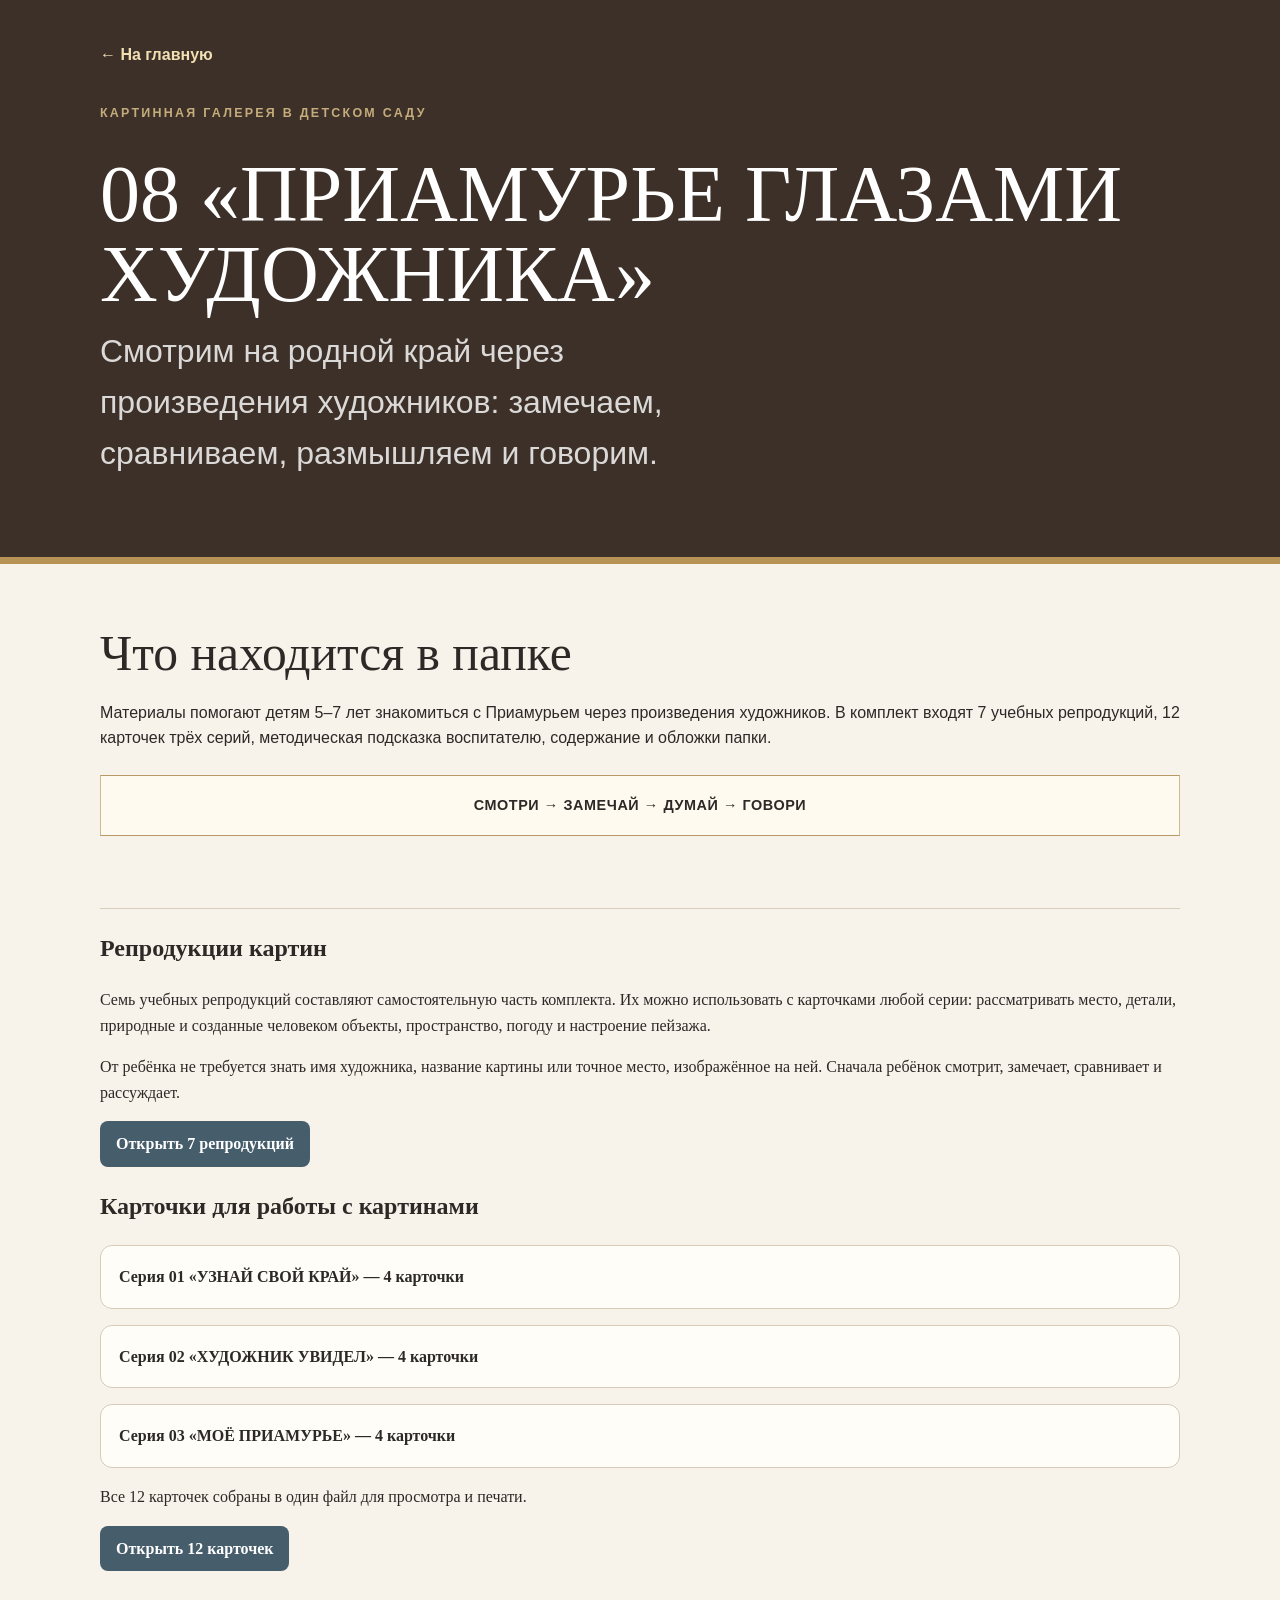
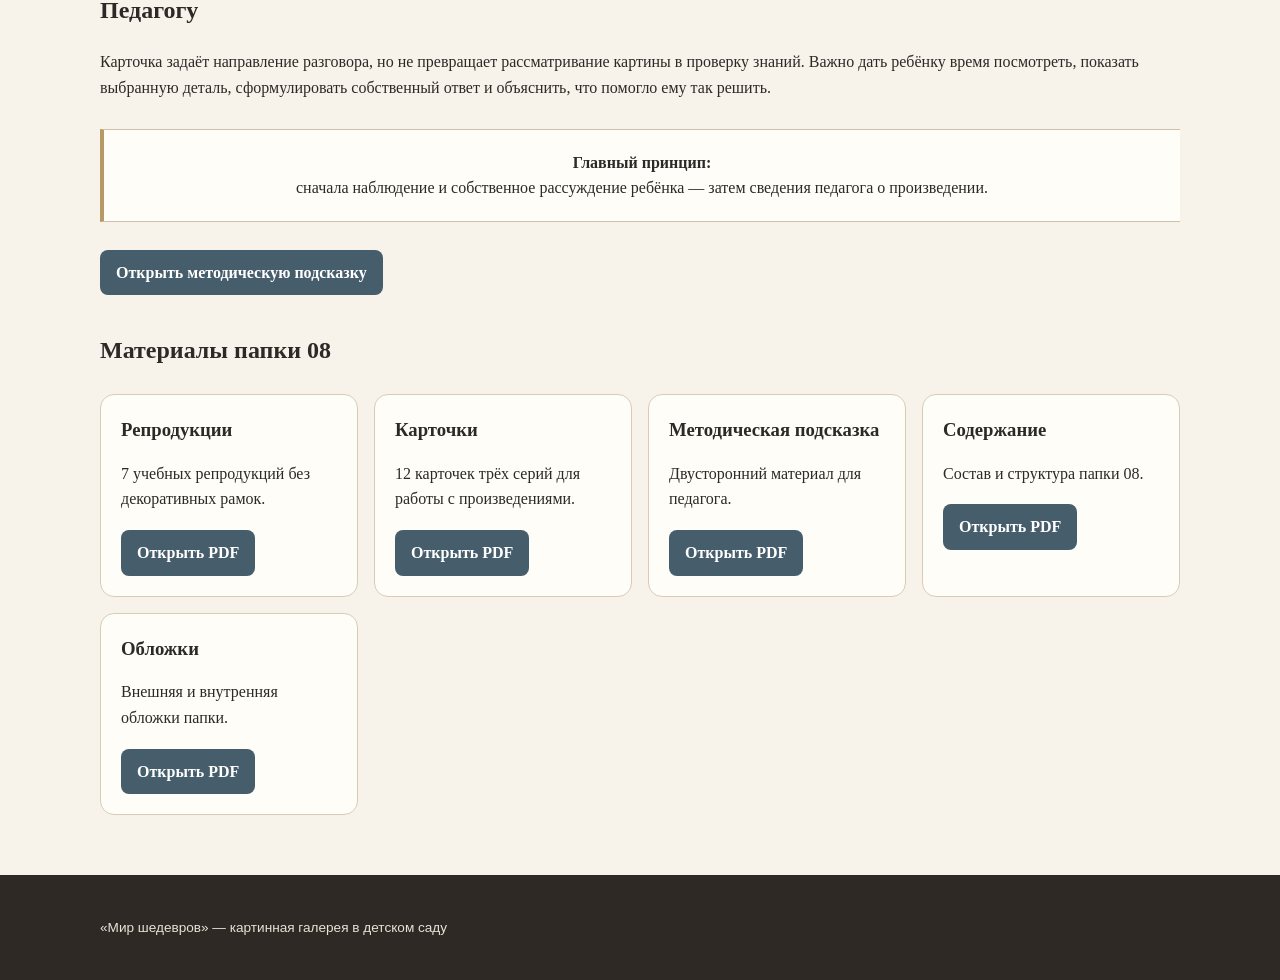
<file: priamurye-glazami-hudozhnika.html>
<!DOCTYPE html>
<html lang="ru">
<head>
  <meta charset="UTF-8">
  <meta name="viewport" content="width=device-width, initial-scale=1.0">
  <title>08 ПРИАМУРЬЕ ГЛАЗАМИ ХУДОЖНИКА — Мир шедевров</title>
  <link rel="stylesheet" href="style.css">

  <style>
    .materials-grid {
      display: grid;
      grid-template-columns: repeat(auto-fit, minmax(230px, 1fr));
      gap: 16px;
      margin: 24px 0 10px;
    }

    .material-card {
      border: 1px solid #d8cbb8;
      border-radius: 14px;
      padding: 20px;
      background: #fffdf8;
    }

    .material-card h3 {
      margin-top: 0;
      margin-bottom: 8px;
    }

    .material-card p {
      margin-bottom: 18px;
    }

    .download-btn {
      display: inline-block;
      padding: 10px 16px;
      border-radius: 8px;
      background: #465D6B;
      color: #ffffff;
      text-decoration: none;
      font-weight: 600;
    }

    .download-btn:hover {
      opacity: 0.88;
    }

    .route {
      margin: 24px 0;
      padding: 18px;
      text-align: center;
      border-top: 1px solid #b79a63;
      border-bottom: 1px solid #b79a63;
      font-weight: 700;
      letter-spacing: 0.04em;
    }

    .series {
      margin: 16px 0;
      border: 1px solid #d8cbb8;
      border-radius: 12px;
      background: #fffdf8;
      overflow: hidden;
    }

    .series summary {
      cursor: pointer;
      font-weight: 700;
      padding: 18px;
    }

    .series-body {
      padding: 0 18px 20px;
    }

    .card-grid {
      display: grid;
      grid-template-columns: repeat(2, minmax(0, 1fr));
      gap: 18px;
    }

    .card-item {
      display: block;
      text-decoration: none;
    }

    .card-item img {
      display: block;
      width: 100%;
      height: auto;
      border-radius: 10px;
      border: 1px solid #d8cbb8;
      box-shadow: 0 4px 14px rgba(48, 53, 54, 0.10);
    }

    .principle {
      margin: 28px 0;
      padding: 20px;
      border-left: 4px solid #b79a63;
      background: #fffdf8;
    }

    .downloads {
      margin-top: 36px;
      margin-bottom: 42px;
    }

    @media (max-width: 700px) {
      .card-grid {
        grid-template-columns: 1fr;
      }
    }
  </style>
</head>

<body>

<header class="subhero">
  <div class="wrap">
    <a href="index.html" class="back">← На главную</a>

    <p class="eyebrow">КАРТИННАЯ ГАЛЕРЕЯ В ДЕТСКОМ САДУ</p>

    <h1>08 «ПРИАМУРЬЕ ГЛАЗАМИ ХУДОЖНИКА»</h1>

    <p class="lead">
      Смотрим на родной край через произведения художников:
      замечаем, сравниваем, размышляем и говорим.
    </p>
  </div>
</header>

<main class="wrap">

  <section class="intro">
    <h2>Что находится в папке</h2>

    <p>
      Материалы помогают детям 5–7 лет знакомиться с Приамурьем
      через произведения художников. В комплект входят 7 учебных
      репродукций, 12 карточек трёх серий, методическая подсказка
      воспитателю, содержание и обложки папки.
    </p>

    <div class="route">
      СМОТРИ → ЗАМЕЧАЙ → ДУМАЙ → ГОВОРИ
    </div>
  </section>


  <section>
    <h2>Репродукции картин</h2>

    <p>
      Семь учебных репродукций составляют самостоятельную часть
      комплекта. Их можно использовать с карточками любой серии:
      рассматривать место, детали, природные и созданные человеком
      объекты, пространство, погоду и настроение пейзажа.
    </p>

    <p>
      От ребёнка не требуется знать имя художника, название картины
      или точное место, изображённое на ней. Сначала ребёнок смотрит,
      замечает, сравнивает и рассуждает.
    </p>

    <a class="download-btn"
       href="08-priamurye-7-reproduktsiy-web.pdf"
       target="_blank">
      Открыть 7 репродукций
    </a>
  </section>


  <section>
    <h2>Карточки для работы с картинами</h2>

    <details class="series">
      <summary>Серия 01 «УЗНАЙ СВОЙ КРАЙ» — 4 карточки</summary>

      <div class="series-body">
        <div class="card-grid">

          <a class="card-item"
             href="08-priamurye-s01-card-01.jpg"
             target="_blank">
            <img src="08-priamurye-s01-card-01.jpg"
                 alt="Карточка Где это?"
                 loading="lazy">
          </a>

          <a class="card-item"
             href="08-priamurye-s01-card-02.jpg"
             target="_blank">
            <img src="08-priamurye-s01-card-02.jpg"
                 alt="Карточка Что здесь есть?"
                 loading="lazy">
          </a>

          <a class="card-item"
             href="08-priamurye-s01-card-03.jpg"
             target="_blank">
            <img src="08-priamurye-s01-card-03.jpg"
                 alt="Карточка Что создал человек?"
                 loading="lazy">
          </a>

          <a class="card-item"
             href="08-priamurye-s01-card-04.jpg"
             target="_blank">
            <img src="08-priamurye-s01-card-04.jpg"
                 alt="Карточка Что ближе — что дальше?"
                 loading="lazy">
          </a>

        </div>
      </div>
    </details>


    <details class="series">
      <summary>Серия 02 «ХУДОЖНИК УВИДЕЛ» — 4 карточки</summary>

      <div class="series-body">
        <div class="card-grid">

          <a class="card-item"
             href="08-priamurye-s02-card-01.jpg"
             target="_blank">
            <img src="08-priamurye-s02-card-01.jpg"
                 alt="Карточка Какое время года?"
                 loading="lazy">
          </a>

          <a class="card-item"
             href="08-priamurye-s02-card-02.jpg"
             target="_blank">
            <img src="08-priamurye-s02-card-02.jpg"
                 alt="Карточка Какая погода?"
                 loading="lazy">
          </a>

          <a class="card-item"
             href="08-priamurye-s02-card-03.jpg"
             target="_blank">
            <img src="08-priamurye-s02-card-03.jpg"
                 alt="Карточка Много неба или много земли?"
                 loading="lazy">
          </a>

          <a class="card-item"
             href="08-priamurye-s02-card-04.jpg"
             target="_blank">
            <img src="08-priamurye-s02-card-04.jpg"
                 alt="Карточка Тихое или оживлённое место?"
                 loading="lazy">
          </a>

        </div>
      </div>
    </details>


    <details class="series">
      <summary>Серия 03 «МОЁ ПРИАМУРЬЕ» — 4 карточки</summary>

      <div class="series-body">
        <div class="card-grid">

          <a class="card-item"
             href="08-priamurye-s03-card-01.jpg"
             target="_blank">
            <img src="08-priamurye-s03-card-01.jpg"
                 alt="Карточка Есть ли такое у нас?"
                 loading="lazy">
          </a>

          <a class="card-item"
             href="08-priamurye-s03-card-02.jpg"
             target="_blank">
            <img src="08-priamurye-s03-card-02.jpg"
                 alt="Карточка Похоже или не похоже?"
                 loading="lazy">
          </a>

          <a class="card-item"
             href="08-priamurye-s03-card-03.jpg"
             target="_blank">
            <img src="08-priamurye-s03-card-03.jpg"
                 alt="Карточка Куда бы ты пошёл?"
                 loading="lazy">
          </a>

          <a class="card-item"
             href="08-priamurye-s03-card-04.jpg"
             target="_blank">
            <img src="08-priamurye-s03-card-04.jpg"
                 alt="Карточка Что бы ты показал художнику?"
                 loading="lazy">
          </a>

        </div>
      </div>
    </details>


    <p>
      Все 12 карточек собраны в один файл для просмотра и печати.
    </p>

    <a class="download-btn"
       href="08-priamurye-kartochki-12-web.pdf"
       target="_blank">
      Открыть 12 карточек
    </a>
  </section>


  <section>
    <h2>Педагогу</h2>

    <p>
      Карточка задаёт направление разговора, но не превращает
      рассматривание картины в проверку знаний. Важно дать ребёнку
      время посмотреть, показать выбранную деталь, сформулировать
      собственный ответ и объяснить, что помогло ему так решить.
    </p>

    <div class="principle">
      <strong>Главный принцип:</strong><br>
      сначала наблюдение и собственное рассуждение ребёнка —
      затем сведения педагога о произведении.
    </div>

    <a class="download-btn"
       href="08-priamurye-metodichka-web.pdf"
       target="_blank">
      Открыть методическую подсказку
    </a>
  </section>


  <section class="downloads">
    <h2>Материалы папки 08</h2>

    <div class="materials-grid">

      <div class="material-card">
        <h3>Репродукции</h3>
        <p>7 учебных репродукций без декоративных рамок.</p>
        <a class="download-btn"
           href="08-priamurye-7-reproduktsiy-web.pdf"
           target="_blank">
          Открыть PDF
        </a>
      </div>

      <div class="material-card">
        <h3>Карточки</h3>
        <p>12 карточек трёх серий для работы с произведениями.</p>
        <a class="download-btn"
           href="08-priamurye-kartochki-12-web.pdf"
           target="_blank">
          Открыть PDF
        </a>
      </div>

      <div class="material-card">
        <h3>Методическая подсказка</h3>
        <p>Двусторонний материал для педагога.</p>
        <a class="download-btn"
           href="08-priamurye-metodichka-web.pdf"
           target="_blank">
          Открыть PDF
        </a>
      </div>

      <div class="material-card">
        <h3>Содержание</h3>
        <p>Состав и структура папки 08.</p>
        <a class="download-btn"
           href="08-priamurye-soderzhanie-web.pdf"
           target="_blank">
          Открыть PDF
        </a>
      </div>

      <div class="material-card">
        <h3>Обложки</h3>
        <p>Внешняя и внутренняя обложки папки.</p>
        <a class="download-btn"
           href="08-priamurye-oblozhki-web.pdf"
           target="_blank">
          Открыть PDF
        </a>
      </div>

    </div>
  </section>

</main>

<footer>
  <div class="wrap">
    <p>«Мир шедевров» — картинная галерея в детском саду</p>
  </div>
</footer>

</body>
</html>
</file>
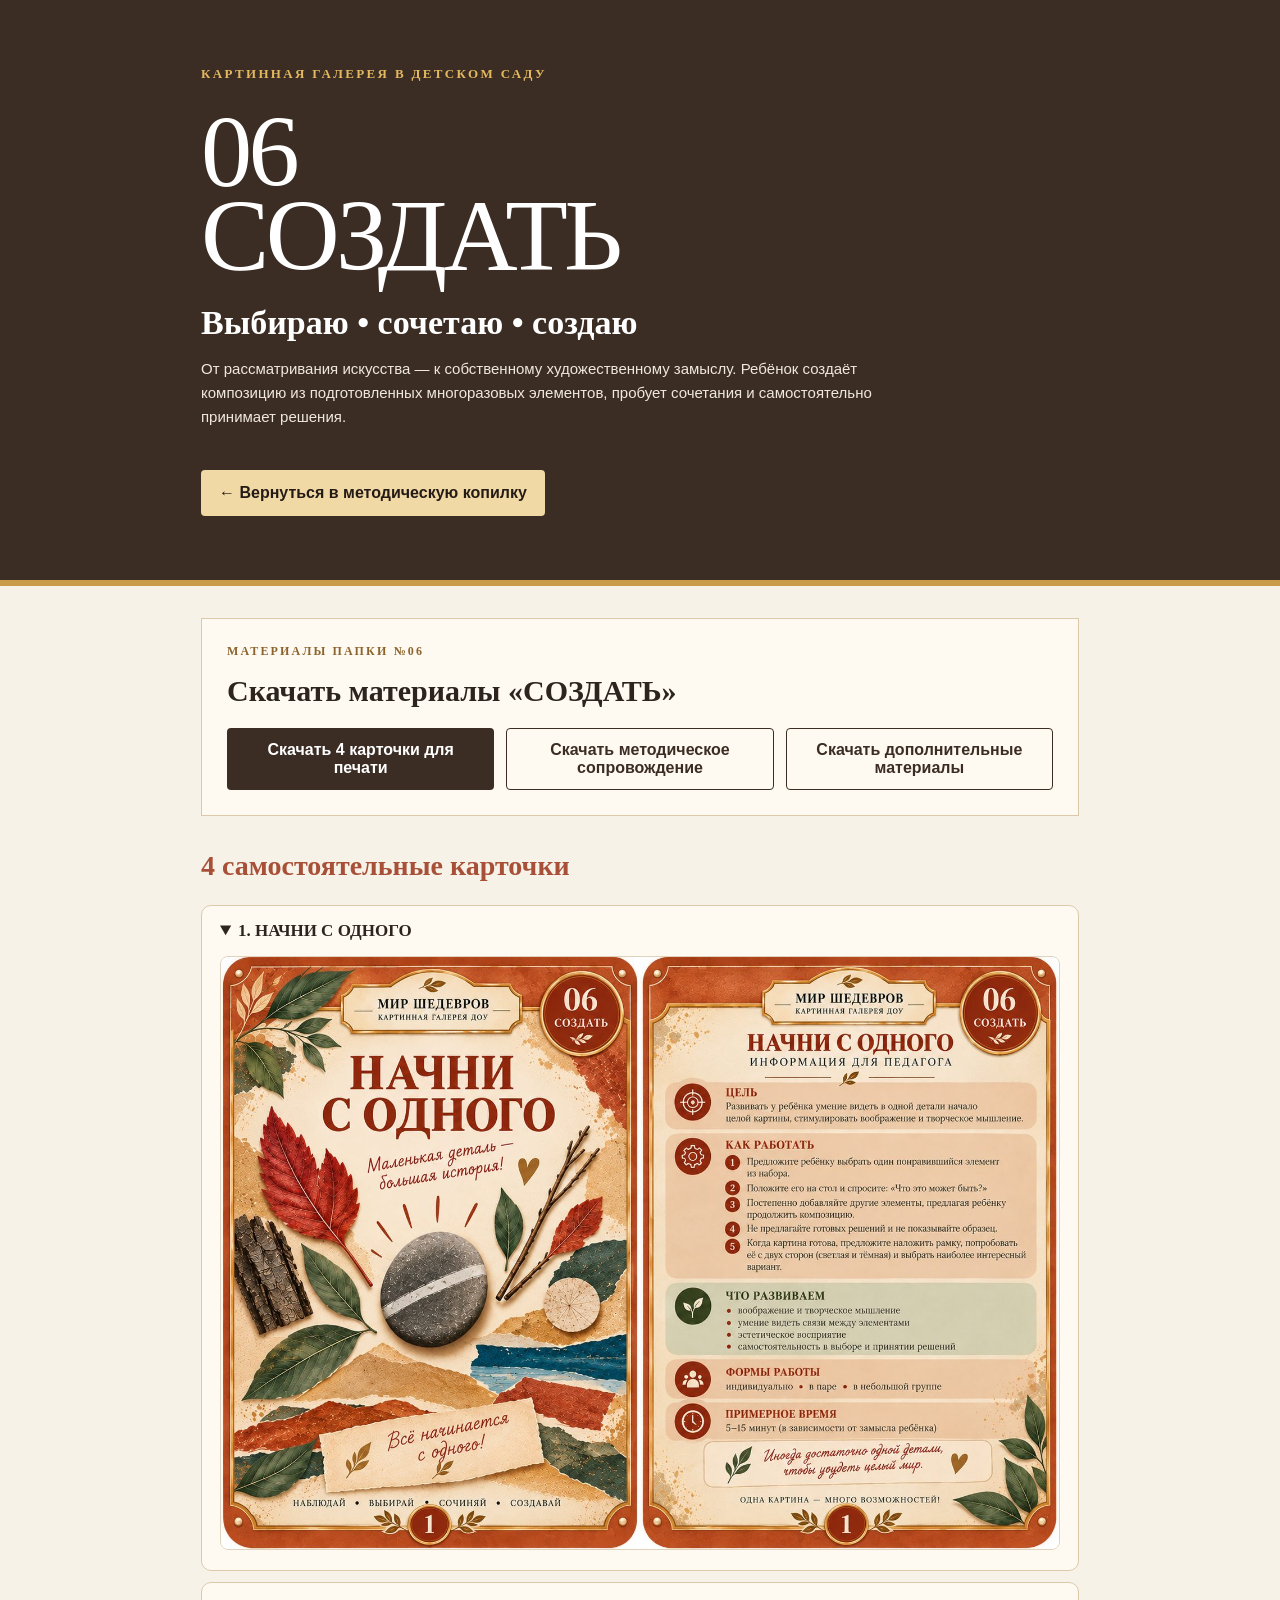
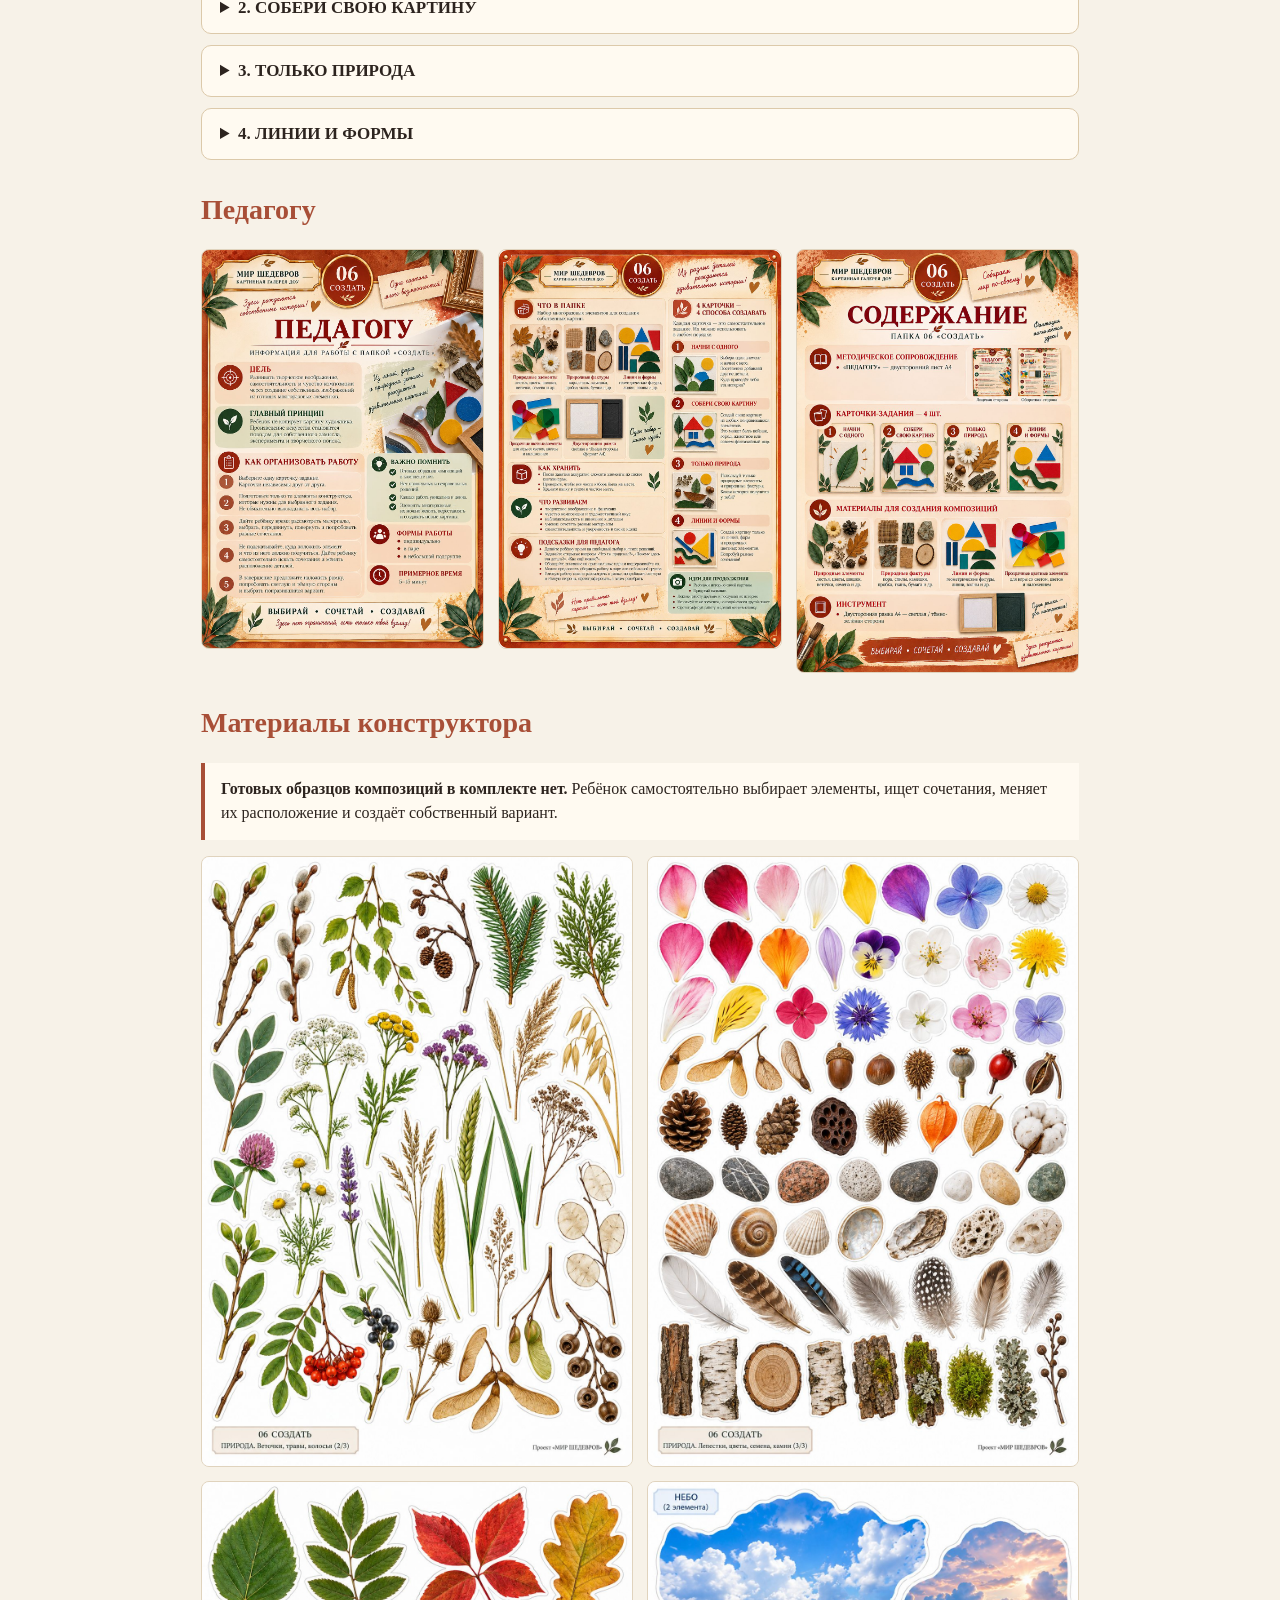
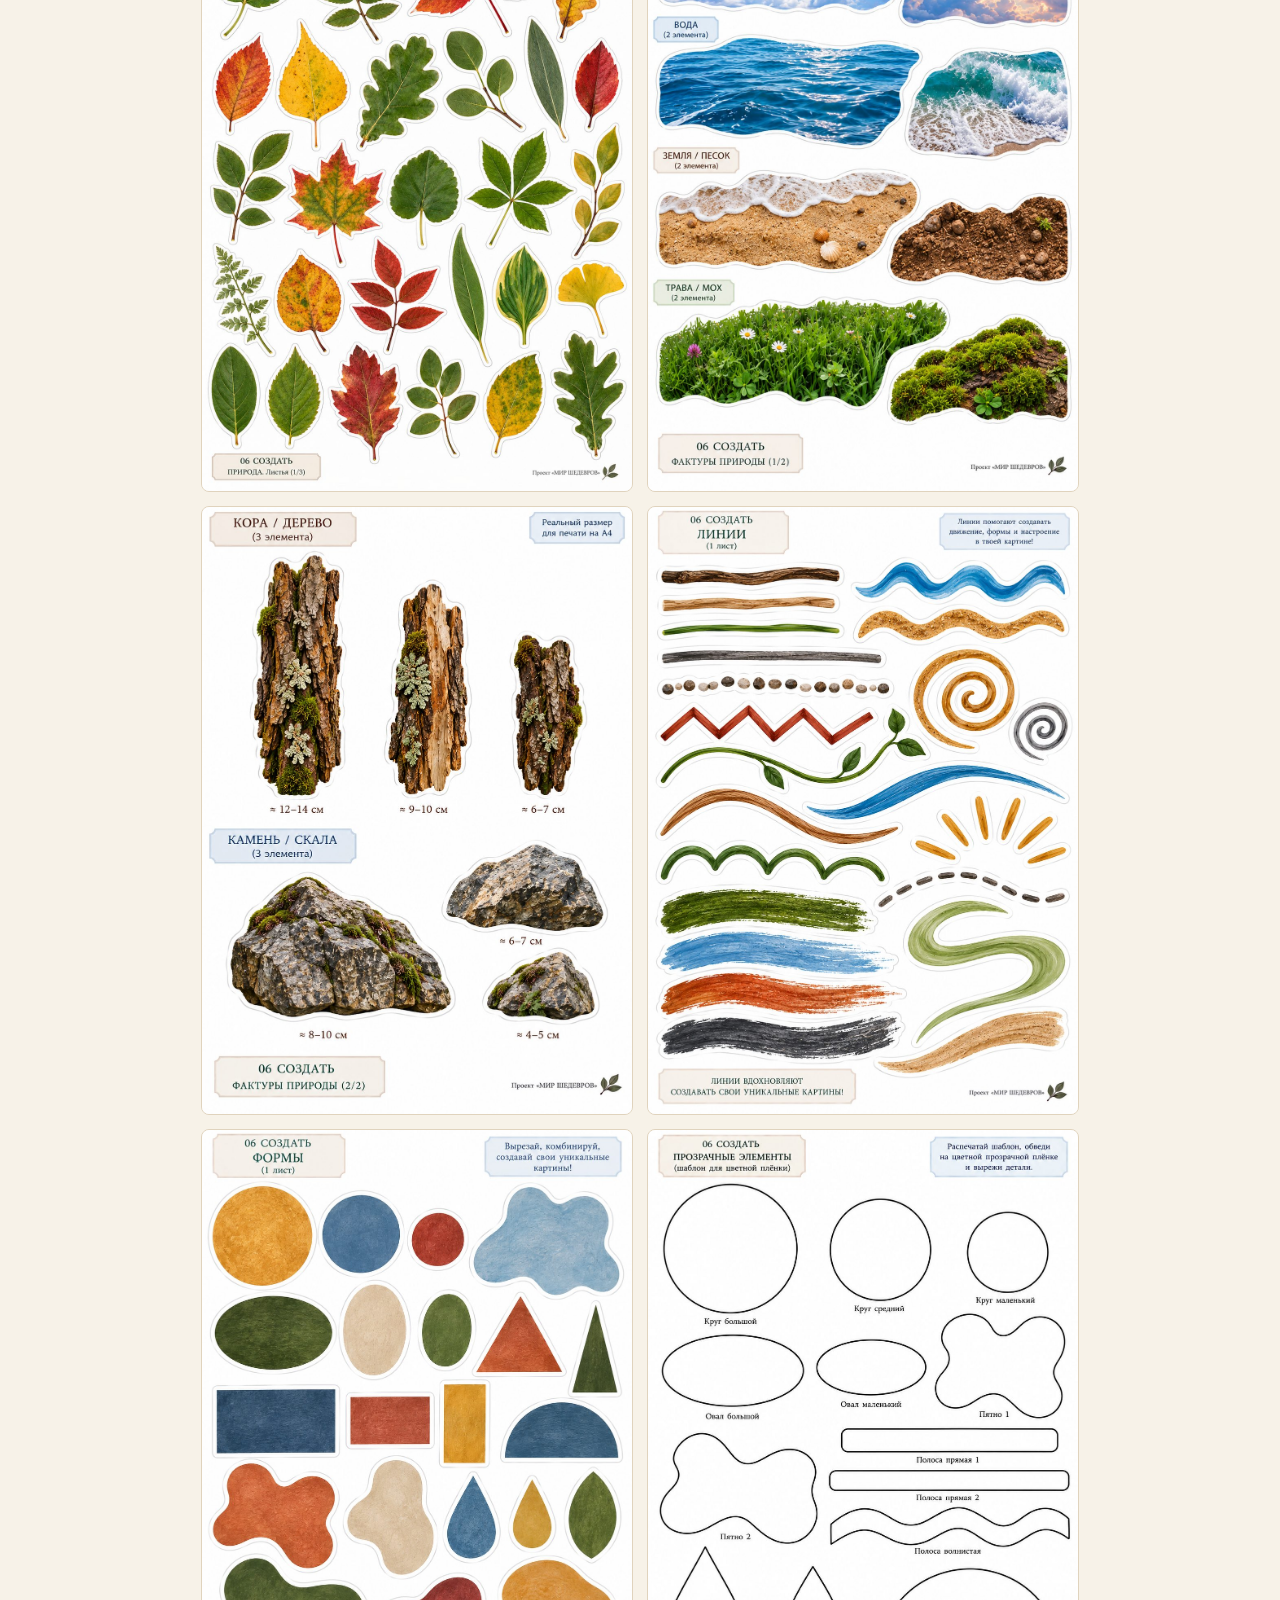
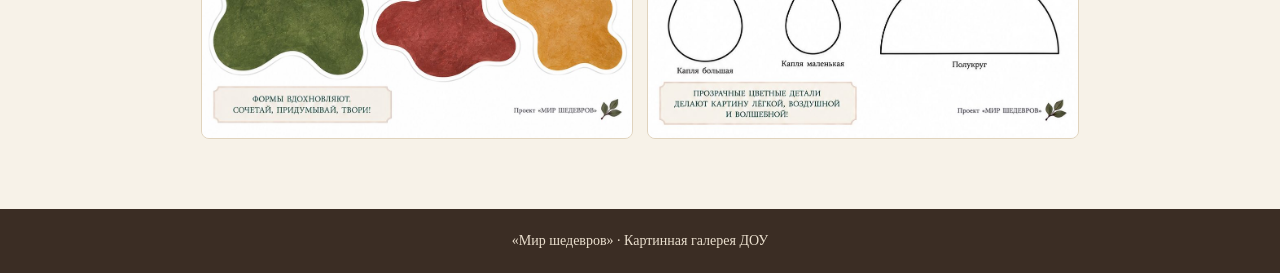
<file: sozdat.html>
<!doctype html>
<html lang="ru">
<head>
<meta charset="utf-8"><meta name="viewport" content="width=device-width,initial-scale=1">
<title>06 СОЗДАТЬ — Мир шедевров</title>
<style>
:root{--brown:#3b2d24;--cream:#f7f2e8;--paper:#fffaf1;--gold:#c99a49;--terr:#a84f37;--ink:#2d241f;--line:#dcc9aa}
*{box-sizing:border-box}body{margin:0;background:var(--cream);color:var(--ink);font-family:Georgia,"Times New Roman",serif}
.hero{background:var(--brown);color:#fff;border-bottom:6px solid var(--gold)}
.wrap{max-width:930px;margin:auto;padding-left:26px;padding-right:26px}.hero .wrap{padding-top:66px;padding-bottom:64px}
.eyebrow{color:#e4b85f;font-size:13px;font-weight:bold;letter-spacing:.18em}
.hero h1{margin:28px 0 10px;font-size:clamp(58px,8vw,105px);line-height:.82;font-weight:normal;letter-spacing:-.035em}.hero h1 .num{display:block}
.tagline{margin:26px 0 14px;font-size:clamp(24px,3vw,34px);font-weight:bold}.intro{max-width:720px;font-family:Arial,sans-serif;font-size:15px;line-height:1.6;color:#f0e8df}
.back{display:inline-block;margin-top:26px;padding:14px 18px;background:#f1d9a6;color:#241b16;text-decoration:none;border-radius:4px;font-family:Arial,sans-serif;font-weight:700}
main.wrap{padding-top:32px;padding-bottom:70px}.download-box{background:#fffaf1;border:1px solid var(--line);padding:25px;margin-bottom:30px}
.kicker{color:#8c632c;font-size:12px;font-weight:bold;letter-spacing:.18em}.download-box h2{margin:15px 0 20px;font-size:30px}
.download-grid{display:grid;grid-template-columns:repeat(3,1fr);gap:12px}.btn{display:flex;align-items:center;justify-content:center;min-height:54px;padding:12px 14px;background:var(--brown);color:#fff;text-decoration:none;text-align:center;font-family:Arial,sans-serif;font-weight:700;border-radius:4px}.btn.alt{background:transparent;color:var(--brown);border:1px solid var(--brown)}
.section-title{color:var(--terr);font-size:28px;margin-top:34px}details{background:var(--paper);border:1px solid var(--line);border-radius:10px;margin:11px 0;overflow:hidden}summary{cursor:pointer;padding:15px 18px;font-weight:bold;font-size:17px}.inside{padding:0 18px 20px}
img{display:block;width:100%;height:auto;border-radius:8px;border:1px solid #e0d3bd}.grid{display:grid;grid-template-columns:repeat(3,1fr);gap:14px}.materials{display:grid;grid-template-columns:repeat(2,1fr);gap:14px}.note{background:var(--paper);border-left:4px solid var(--terr);padding:14px 16px;line-height:1.55}
footer{background:var(--brown);color:#eadfce;text-align:center;padding:24px;font-size:14px}@media(max-width:760px){.download-grid,.grid,.materials{grid-template-columns:1fr}.hero .wrap{padding-top:42px;padding-bottom:46px}}
</style></head>
<body>
<header class="hero"><div class="wrap">
<div class="eyebrow">КАРТИННАЯ ГАЛЕРЕЯ В ДЕТСКОМ САДУ</div>
<h1><span class="num">06</span>СОЗДАТЬ</h1>
<div class="tagline">Выбираю • сочетаю • создаю</div>
<p class="intro">От рассматривания искусства — к собственному художественному замыслу. Ребёнок создаёт композицию из подготовленных многоразовых элементов, пробует сочетания и самостоятельно принимает решения.</p>
<a class="back" href="index.html">← Вернуться в методическую копилку</a>
</div></header>
<main class="wrap">
<section class="download-box"><div class="kicker">МАТЕРИАЛЫ ПАПКИ №06</div><h2>Скачать материалы «СОЗДАТЬ»</h2>
<div class="download-grid">
<a class="btn" href="06-sozdat-kartochki-A4.pdf">Скачать 4 карточки для печати</a>
<a class="btn alt" href="06-sozdat-metodicheskoe-soprovozhdenie.pdf">Скачать методическое сопровождение</a>
<a class="btn alt" href="06-sozdat-dopolnitelnye-materialy-A4-WEB-light.pdf">Скачать дополнительные материалы</a>
</div></section>
<h2 class="section-title">4 самостоятельные карточки</h2>
<details open><summary>1. НАЧНИ С ОДНОГО</summary><div class="inside"><img src="assets/06-sozdat-WEB-light/card-01.jpg" alt="Начни с одного"></div></details>
<details><summary>2. СОБЕРИ СВОЮ КАРТИНУ</summary><div class="inside"><img src="assets/06-sozdat-WEB-light/card-02.jpg" alt="Собери свою картину"></div></details>
<details><summary>3. ТОЛЬКО ПРИРОДА</summary><div class="inside"><img src="assets/06-sozdat-WEB-light/card-03.jpg" alt="Только природа"></div></details>
<details><summary>4. ЛИНИИ И ФОРМЫ</summary><div class="inside"><img src="assets/06-sozdat-WEB-light/card-04.jpg" alt="Линии и формы"></div></details>
<h2 class="section-title">Педагогу</h2><div class="grid">
<img src="assets/06-sozdat-WEB-light/teacher-front.jpg" alt="Педагогу — лицевая сторона">
<img src="assets/06-sozdat-WEB-light/teacher-back.jpg" alt="Педагогу — оборотная сторона">
<img src="assets/06-sozdat-WEB-light/contents.jpg" alt="Содержание папки"></div>
<h2 class="section-title">Материалы конструктора</h2>
<p class="note"><strong>Готовых образцов композиций в комплекте нет.</strong> Ребёнок самостоятельно выбирает элементы, ищет сочетания, меняет их расположение и создаёт собственный вариант.</p>
<div class="materials">
<img src="assets/06-sozdat-WEB-light/nature-01.jpg" alt="Природные элементы">
<img src="assets/06-sozdat-WEB-light/nature-02.jpg" alt="Природные элементы">
<img src="assets/06-sozdat-WEB-light/nature-03.jpg" alt="Природные элементы">
<img src="assets/06-sozdat-WEB-light/textures-01.jpg" alt="Фактуры природы">
<img src="assets/06-sozdat-WEB-light/textures-02.jpg" alt="Фактуры природы">
<img src="assets/06-sozdat-WEB-light/lines-01.jpg" alt="Линии">
<img src="assets/06-sozdat-WEB-light/forms-01.jpg" alt="Формы">
<img src="assets/06-sozdat-WEB-light/transparent-01.jpg" alt="Шаблон прозрачных элементов">
</div></main>
<footer>«Мир шедевров» · Картинная галерея ДОУ</footer>
</body></html>
</file>
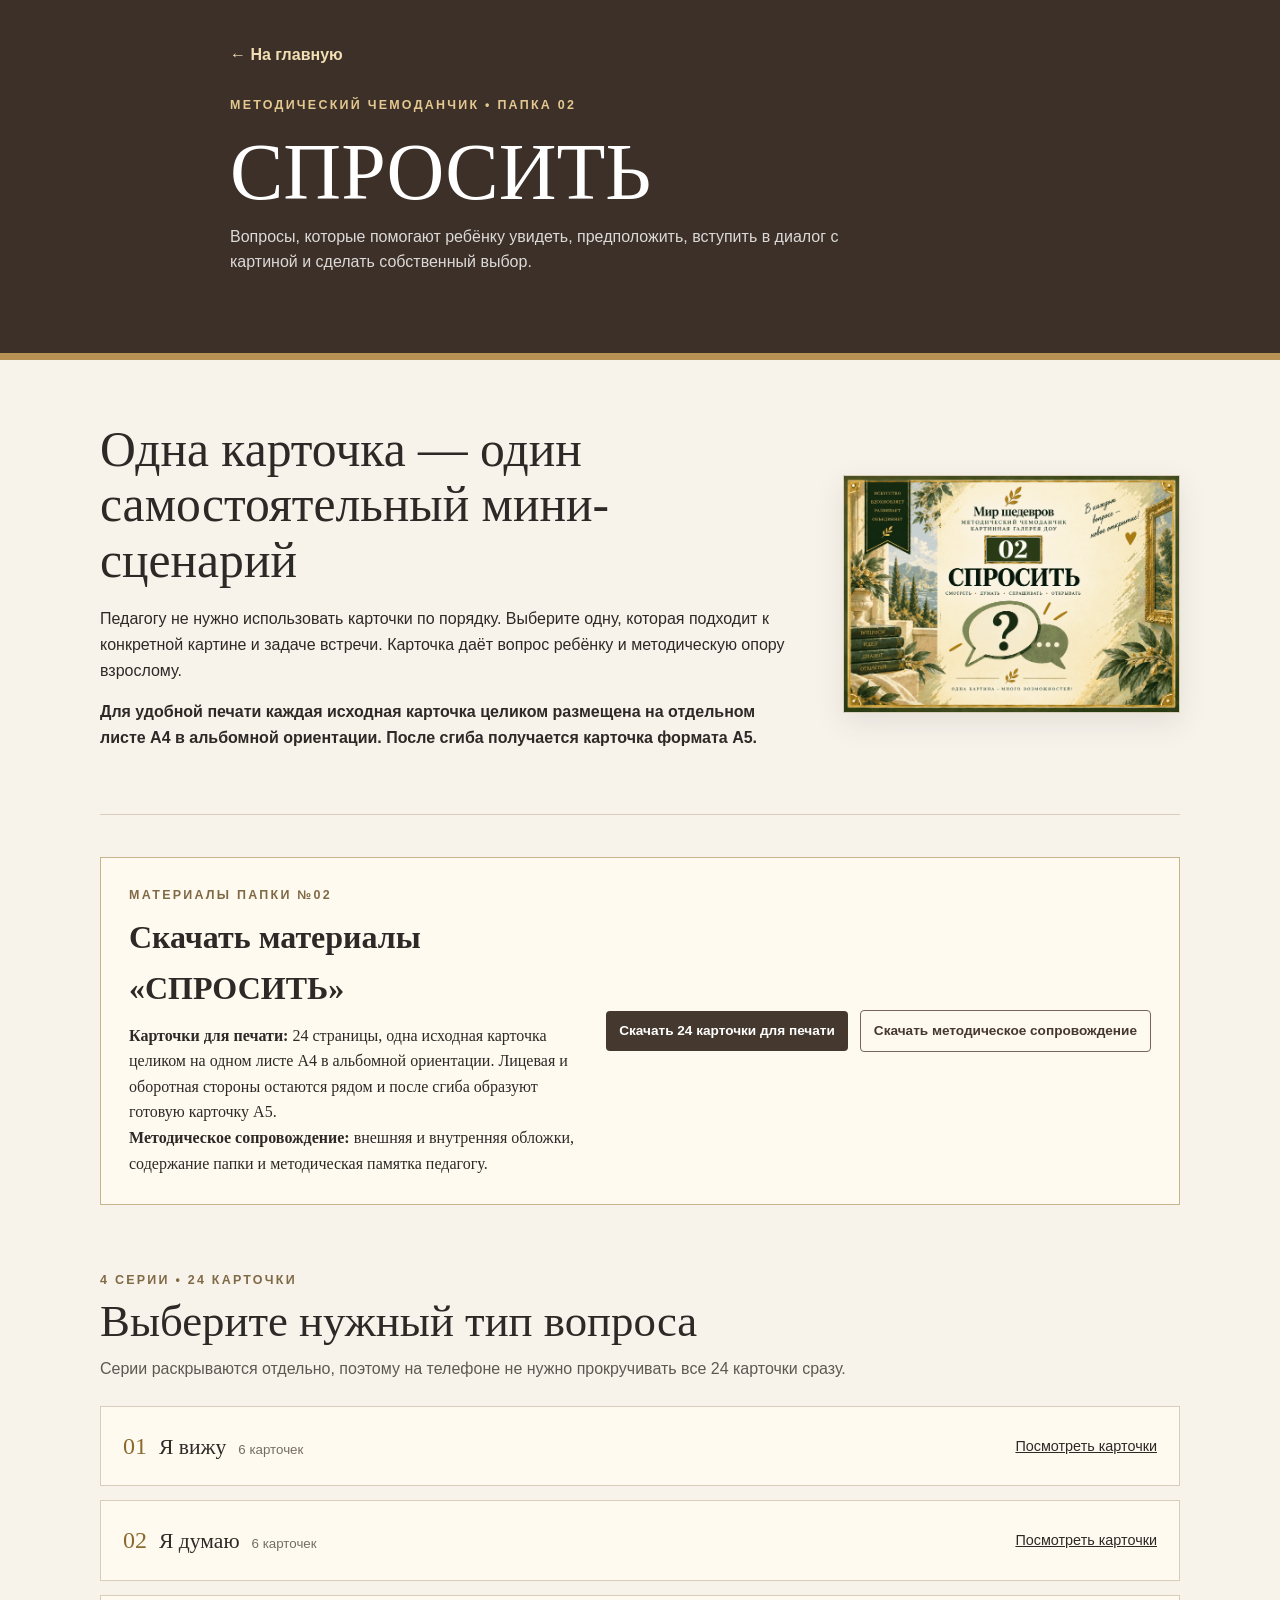
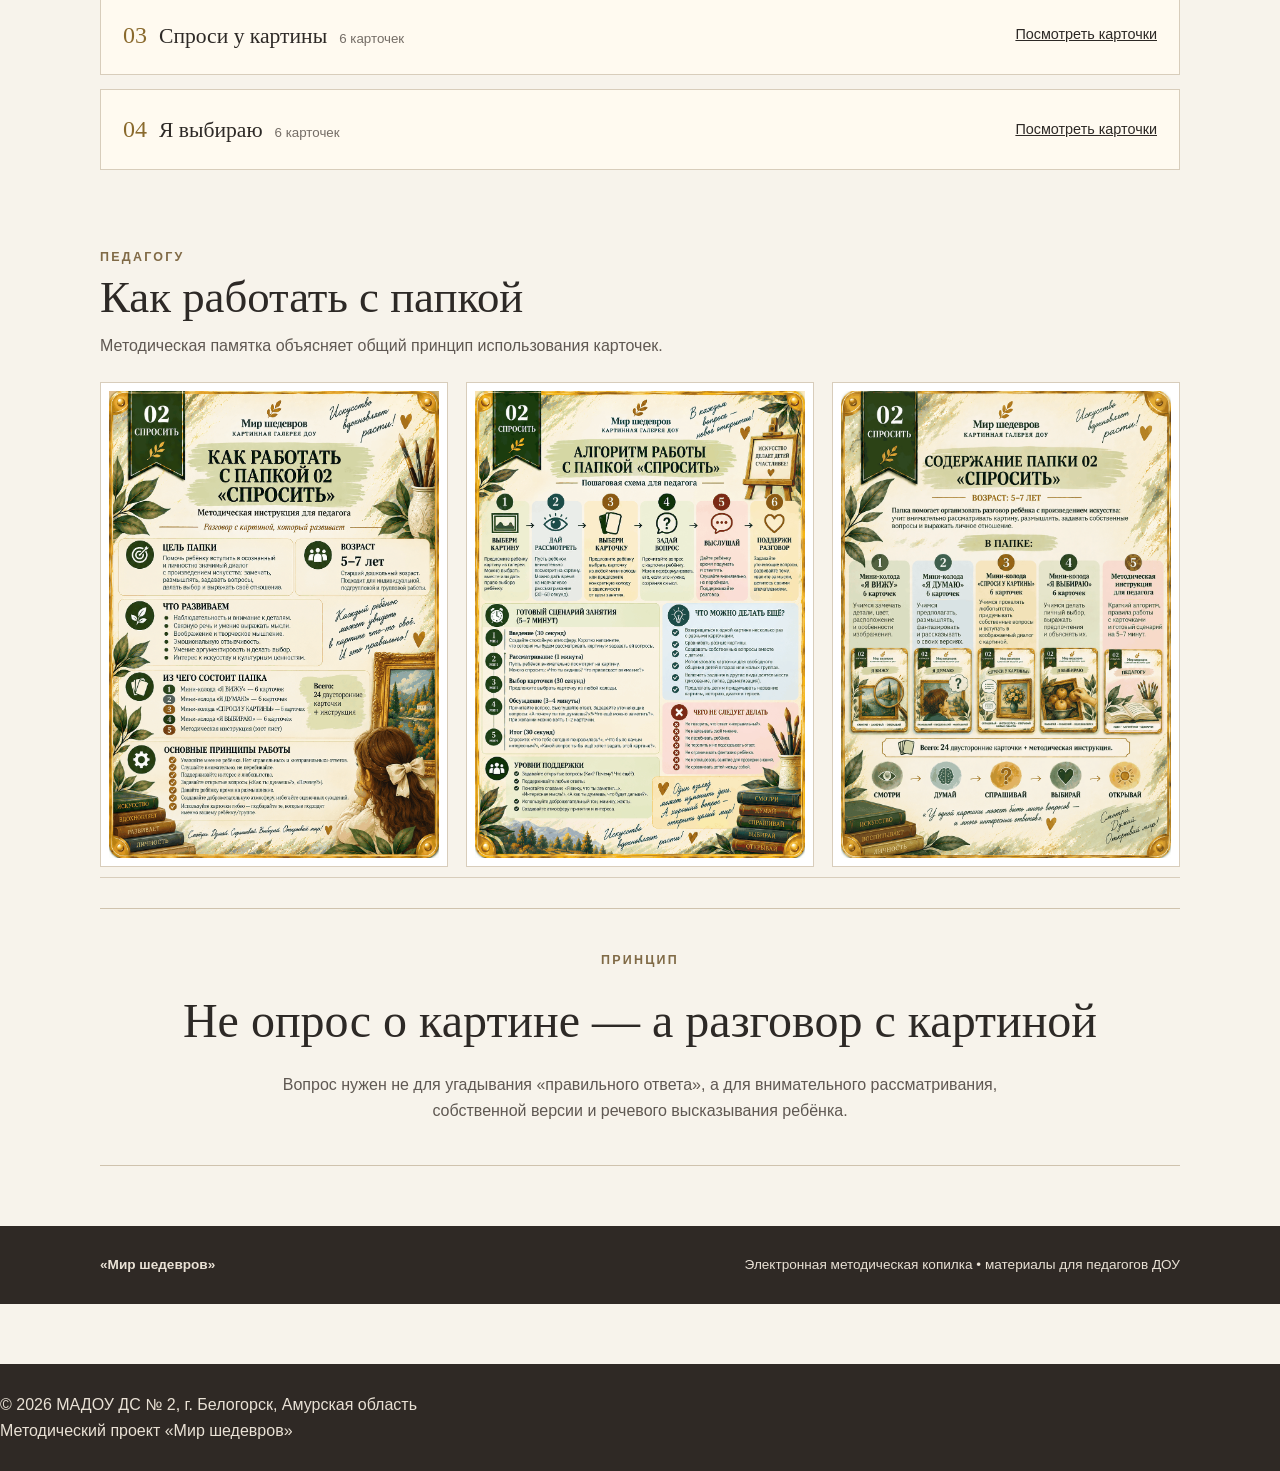
<file: sprosit.html>
<!doctype html><html lang="ru"><head><meta charset="utf-8"><meta name="viewport" content="width=device-width, initial-scale=1"><title>СПРОСИТЬ — Мир шедевров</title><meta name="description" content="Методическая папка СПРОСИТЬ: 24 самостоятельные карточки вопросов к произведению искусства для работы с дошкольниками."><link rel="stylesheet" href="style.css"></head><body>
<header class="subhero"><div class="wrap narrow"><a class="back" href="index.html">← На главную</a><div class="eyebrow">МЕТОДИЧЕСКИЙ ЧЕМОДАНЧИК • ПАПКА 02</div><h1>СПРОСИТЬ</h1><p>Вопросы, которые помогают ребёнку увидеть, предположить, вступить в диалог с картиной и сделать собственный выбор.</p></div></header>
<main class="wrap">
<section class="intro material-intro"><div><h2>Одна карточка — один самостоятельный мини-сценарий</h2><p>Педагогу не нужно использовать карточки по порядку. Выберите одну, которая подходит к конкретной картине и задаче встречи. Карточка даёт вопрос ребёнку и методическую опору взрослому.</p><p><strong>Для удобной печати каждая исходная карточка целиком размещена на отдельном листе А4 в альбомной ориентации. После сгиба получается карточка формата А5.</strong></p></div><div class="folder-preview"><img src="assets/sprosit/oblozhka-vneshnyaya.png" alt="Обложка папки СПРОСИТЬ"></div></section>
<section class="download-box material-download"><div><div class="eyebrow dark">МАТЕРИАЛЫ ПАПКИ №02</div><h2>Скачать материалы «СПРОСИТЬ»</h2><p><strong>Карточки для печати:</strong> 24 страницы, одна исходная карточка целиком на одном листе А4 в альбомной ориентации. Лицевая и оборотная стороны остаются рядом и после сгиба образуют готовую карточку А5.</p><p><strong>Методическое сопровождение:</strong> внешняя и внутренняя обложки, содержание папки и методическая памятка педагогу.</p></div><div class="actions"><a class="primary darkbtn" href="02-sprosit-kartochki-A4.pdf" download>Скачать 24 карточки для печати</a><a href="02-sprosit-metodicheskoe-soprovozhdenie.pdf" download>Скачать методическое сопровождение</a></div></section>
<section class="series-list"><div class="material-heading"><div class="eyebrow dark">4 СЕРИИ • 24 КАРТОЧКИ</div><h2>Выберите нужный тип вопроса</h2><p>Серии раскрываются отдельно, поэтому на телефоне не нужно прокручивать все 24 карточки сразу.</p></div><details class="series">
<summary><div><span class="series-num">01</span><strong>Я вижу</strong><small>6 карточек</small></div><span class="open-label">Посмотреть карточки</span></summary>
<div class="series-body"><p>Вопросы, которые направляют внимание ребёнка на детали, цвет, свет, расположение объектов и действия персонажей.</p><div class="material-grid"><a class="material-thumb" href="assets/sprosit/ya-vizhu-01.png" target="_blank"><img src="assets/sprosit/ya-vizhu-01.png" alt="01 Я вижу — карточка 1" loading="lazy"></a><a class="material-thumb" href="assets/sprosit/ya-vizhu-02.png" target="_blank"><img src="assets/sprosit/ya-vizhu-02.png" alt="01 Я вижу — карточка 2" loading="lazy"></a><a class="material-thumb" href="assets/sprosit/ya-vizhu-03.png" target="_blank"><img src="assets/sprosit/ya-vizhu-03.png" alt="01 Я вижу — карточка 3" loading="lazy"></a><a class="material-thumb" href="assets/sprosit/ya-vizhu-04.png" target="_blank"><img src="assets/sprosit/ya-vizhu-04.png" alt="01 Я вижу — карточка 4" loading="lazy"></a><a class="material-thumb" href="assets/sprosit/ya-vizhu-05.png" target="_blank"><img src="assets/sprosit/ya-vizhu-05.png" alt="01 Я вижу — карточка 5" loading="lazy"></a><a class="material-thumb" href="assets/sprosit/ya-vizhu-06.png" target="_blank"><img src="assets/sprosit/ya-vizhu-06.png" alt="01 Я вижу — карточка 6" loading="lazy"></a></div></div>
</details><details class="series">
<summary><div><span class="series-num">02</span><strong>Я думаю</strong><small>6 карточек</small></div><span class="open-label">Посмотреть карточки</span></summary>
<div class="series-body"><p>Вопросы для предположений, объяснений и собственных версий ребёнка.</p><div class="material-grid"><a class="material-thumb" href="assets/sprosit/ya-dumayu-01.png" target="_blank"><img src="assets/sprosit/ya-dumayu-01.png" alt="02 Я думаю — карточка 1" loading="lazy"></a><a class="material-thumb" href="assets/sprosit/ya-dumayu-02.png" target="_blank"><img src="assets/sprosit/ya-dumayu-02.png" alt="02 Я думаю — карточка 2" loading="lazy"></a><a class="material-thumb" href="assets/sprosit/ya-dumayu-03.png" target="_blank"><img src="assets/sprosit/ya-dumayu-03.png" alt="02 Я думаю — карточка 3" loading="lazy"></a><a class="material-thumb" href="assets/sprosit/ya-dumayu-04.png" target="_blank"><img src="assets/sprosit/ya-dumayu-04.png" alt="02 Я думаю — карточка 4" loading="lazy"></a><a class="material-thumb" href="assets/sprosit/ya-dumayu-05.png" target="_blank"><img src="assets/sprosit/ya-dumayu-05.png" alt="02 Я думаю — карточка 5" loading="lazy"></a><a class="material-thumb" href="assets/sprosit/ya-dumayu-06.png" target="_blank"><img src="assets/sprosit/ya-dumayu-06.png" alt="02 Я думаю — карточка 6" loading="lazy"></a></div></div>
</details><details class="series">
<summary><div><span class="series-num">03</span><strong>Спроси у картины</strong><small>6 карточек</small></div><span class="open-label">Посмотреть карточки</span></summary>
<div class="series-body"><p>Карточки, которые помогают ребёнку самому вступить в воображаемый диалог с произведением.</p><div class="material-grid"><a class="material-thumb" href="assets/sprosit/sprosi-u-kartiny-01.png" target="_blank"><img src="assets/sprosit/sprosi-u-kartiny-01.png" alt="03 Спроси у картины — карточка 1" loading="lazy"></a><a class="material-thumb" href="assets/sprosit/sprosi-u-kartiny-02.png" target="_blank"><img src="assets/sprosit/sprosi-u-kartiny-02.png" alt="03 Спроси у картины — карточка 2" loading="lazy"></a><a class="material-thumb" href="assets/sprosit/sprosi-u-kartiny-03.png" target="_blank"><img src="assets/sprosit/sprosi-u-kartiny-03.png" alt="03 Спроси у картины — карточка 3" loading="lazy"></a><a class="material-thumb" href="assets/sprosit/sprosi-u-kartiny-04.png" target="_blank"><img src="assets/sprosit/sprosi-u-kartiny-04.png" alt="03 Спроси у картины — карточка 4" loading="lazy"></a><a class="material-thumb" href="assets/sprosit/sprosi-u-kartiny-05.png" target="_blank"><img src="assets/sprosit/sprosi-u-kartiny-05.png" alt="03 Спроси у картины — карточка 5" loading="lazy"></a><a class="material-thumb" href="assets/sprosit/sprosi-u-kartiny-06.png" target="_blank"><img src="assets/sprosit/sprosi-u-kartiny-06.png" alt="03 Спроси у картины — карточка 6" loading="lazy"></a></div></div>
</details><details class="series">
<summary><div><span class="series-num">04</span><strong>Я выбираю</strong><small>6 карточек</small></div><span class="open-label">Посмотреть карточки</span></summary>
<div class="series-body"><p>Вопросы личного выбора: что привлекло внимание, что хочется рассмотреть, показать другому или перенести в собственный замысел.</p><div class="material-grid"><a class="material-thumb" href="assets/sprosit/ya-vybirayu-01.png" target="_blank"><img src="assets/sprosit/ya-vybirayu-01.png" alt="04 Я выбираю — карточка 1" loading="lazy"></a><a class="material-thumb" href="assets/sprosit/ya-vybirayu-02.png" target="_blank"><img src="assets/sprosit/ya-vybirayu-02.png" alt="04 Я выбираю — карточка 2" loading="lazy"></a><a class="material-thumb" href="assets/sprosit/ya-vybirayu-03.png" target="_blank"><img src="assets/sprosit/ya-vybirayu-03.png" alt="04 Я выбираю — карточка 3" loading="lazy"></a><a class="material-thumb" href="assets/sprosit/ya-vybirayu-04.png" target="_blank"><img src="assets/sprosit/ya-vybirayu-04.png" alt="04 Я выбираю — карточка 4" loading="lazy"></a><a class="material-thumb" href="assets/sprosit/ya-vybirayu-05.png" target="_blank"><img src="assets/sprosit/ya-vybirayu-05.png" alt="04 Я выбираю — карточка 5" loading="lazy"></a><a class="material-thumb" href="assets/sprosit/ya-vybirayu-06.png" target="_blank"><img src="assets/sprosit/ya-vybirayu-06.png" alt="04 Я выбираю — карточка 6" loading="lazy"></a></div></div>
</details></section>
<section class="material-section"><div class="material-heading"><div class="eyebrow dark">ПЕДАГОГУ</div><h2>Как работать с папкой</h2><p>Методическая памятка объясняет общий принцип использования карточек.</p></div><div class="method-grid"><a class="material-thumb portrait" href="assets/sprosit/metodichka-lico.png" target="_blank"><img src="assets/sprosit/metodichka-lico.png" alt="Методичка — лицевая сторона"></a><a class="material-thumb portrait" href="assets/sprosit/metodichka-oborot.png" target="_blank"><img src="assets/sprosit/metodichka-oborot.png" alt="Методичка — оборотная сторона"></a><a class="material-thumb portrait" href="assets/sprosit/soderzhanie.png" target="_blank"><img src="assets/sprosit/soderzhanie.png" alt="Содержание папки СПРОСИТЬ"></a></div></section>
<section class="principle compact"><div class="eyebrow dark">ПРИНЦИП</div><blockquote>Не опрос о картине — а разговор с картиной</blockquote><p>Вопрос нужен не для угадывания «правильного ответа», а для внимательного рассматривания, собственной версии и речевого высказывания ребёнка.</p></section>
</main><footer><div class="wrap"><strong>«Мир шедевров»</strong><span>Электронная методическая копилка • материалы для педагогов ДОУ</span></div></footer>
<footer class="site-footer">© 2026 МАДОУ ДС № 2, г. Белогорск, Амурская область<br>Методический проект «Мир шедевров»</footer>
</body></html>
</file>
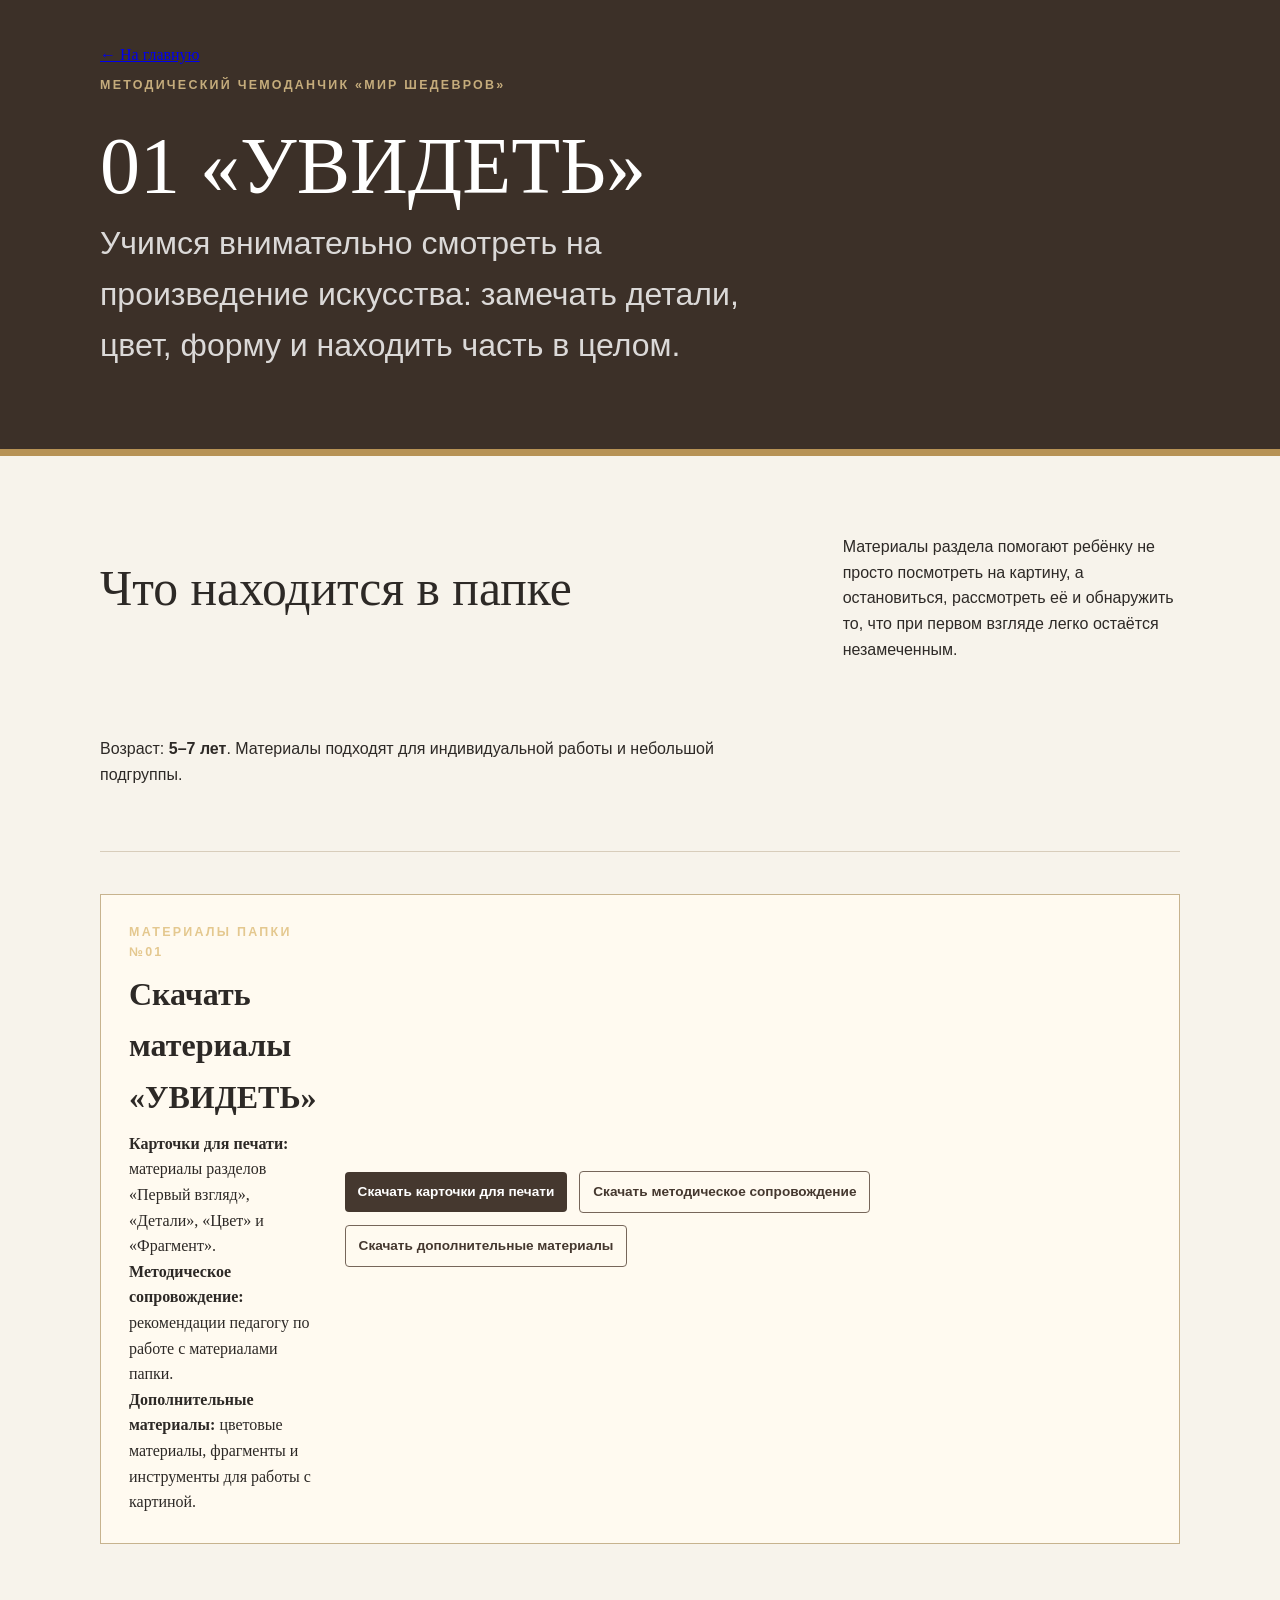
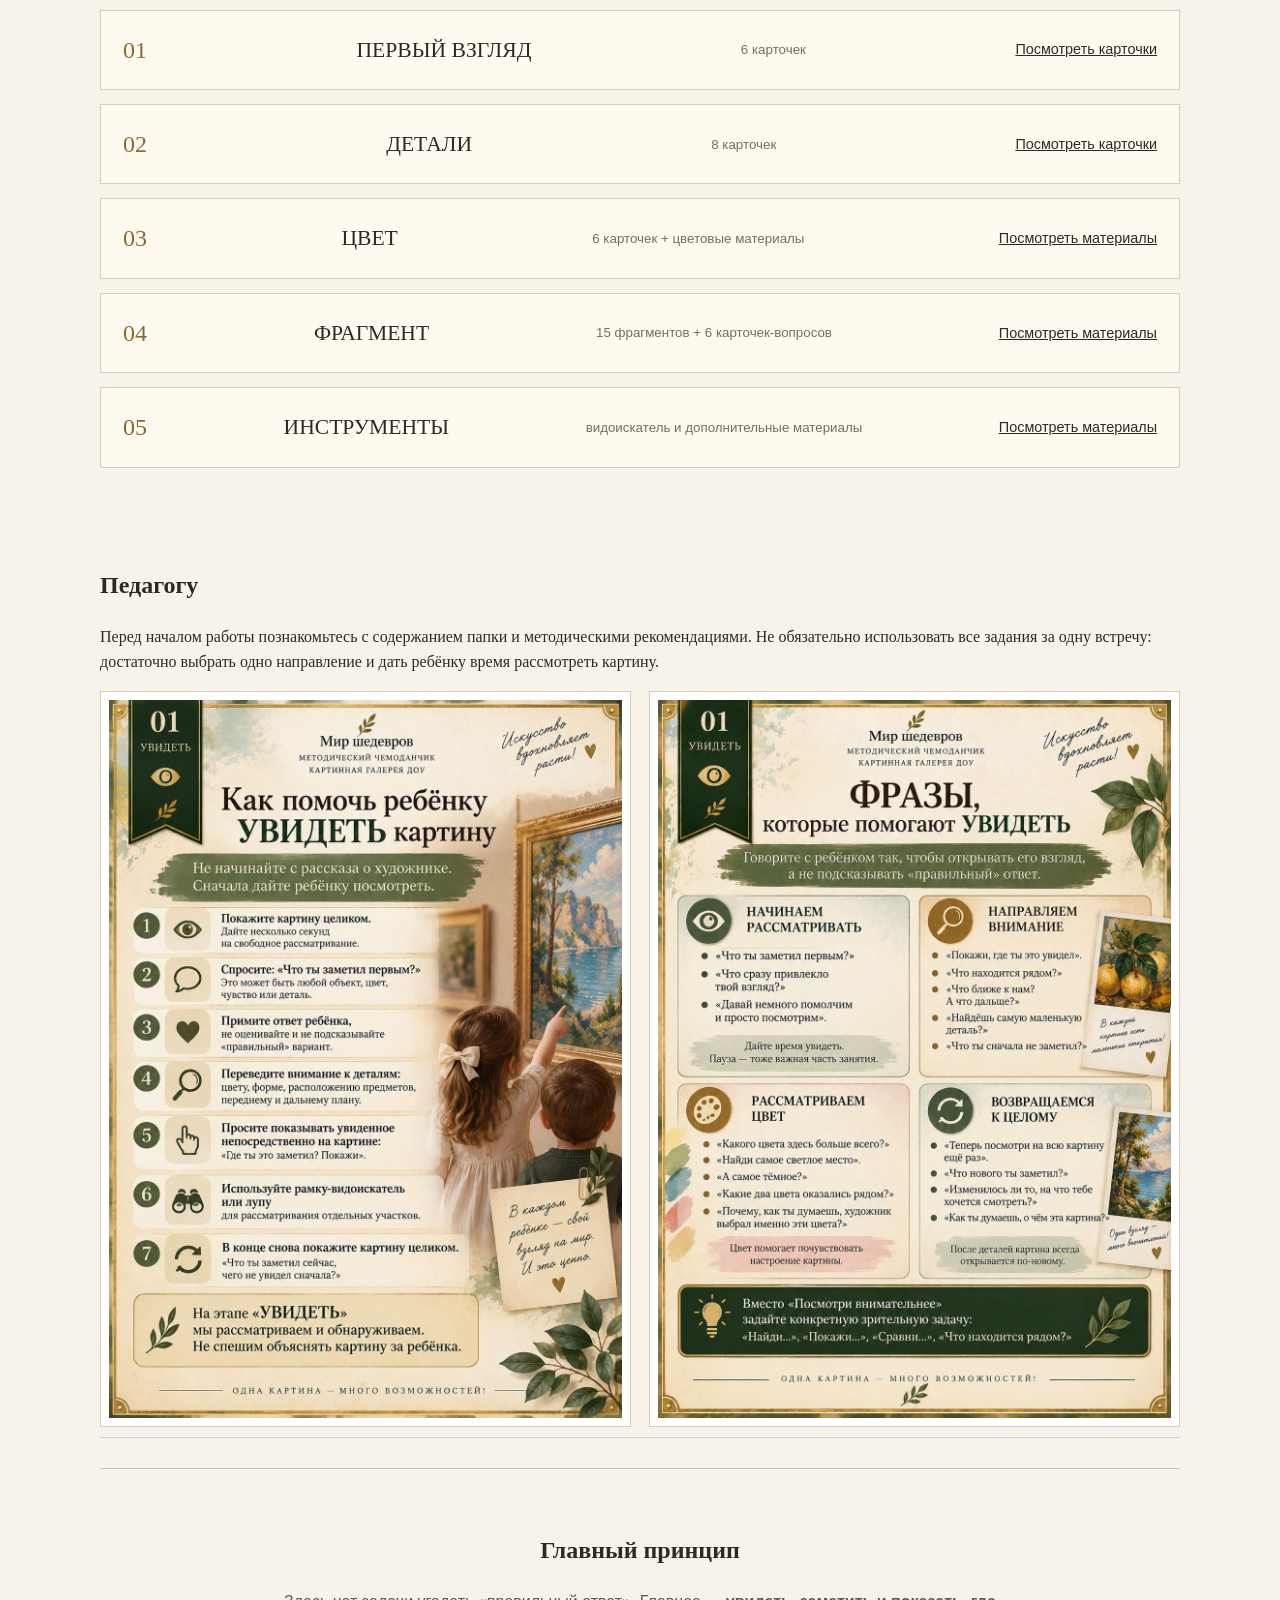
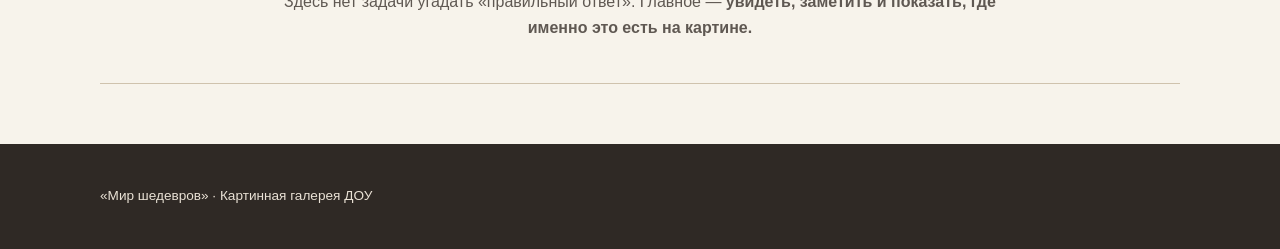
<file: uvidet.html>
<!DOCTYPE html>
<html lang="ru">
<head>
  <meta charset="UTF-8">
  <meta name="viewport" content="width=device-width, initial-scale=1.0">
  <title>01 УВИДЕТЬ — Мир шедевров</title>
  <link rel="stylesheet" href="style.css">
</head>

<body>

<header class="subhero">
  <div class="wrap">
    <a href="index.html" class="back-link">← На главную</a>
    <p class="eyebrow">МЕТОДИЧЕСКИЙ ЧЕМОДАНЧИК «МИР ШЕДЕВРОВ»</p>
    <h1>01 «УВИДЕТЬ»</h1>
    <p class="lead">
      Учимся внимательно смотреть на произведение искусства:
      замечать детали, цвет, форму и находить часть в целом.
    </p>
  </div>
</header>

<main class="wrap">

  <section class="intro material-intro">
    <h2>Что находится в папке</h2>
    <p>
      Материалы раздела помогают ребёнку не просто посмотреть на картину,
      а остановиться, рассмотреть её и обнаружить то, что при первом взгляде
      легко остаётся незамеченным.
    </p>
    <p>
      Возраст: <strong>5–7 лет</strong>. Материалы подходят для индивидуальной
      работы и небольшой подгруппы.
    </p>
  </section>

  <section class="download-box material-download">
  <div>
    <div class="eyebrow">МАТЕРИАЛЫ ПАПКИ №01</div>
    <h2>Скачать материалы «УВИДЕТЬ»</h2>
    <p><strong>Карточки для печати:</strong> материалы разделов «Первый взгляд», «Детали», «Цвет» и «Фрагмент».</p>
    <p><strong>Методическое сопровождение:</strong> рекомендации педагогу по работе с материалами папки.</p>
    <p><strong>Дополнительные материалы:</strong> цветовые материалы, фрагменты и инструменты для работы с картиной.</p>
  </div>

  <div class="actions">
    <a class="primary" href="01-uvidet-kartochki-A4.pdf" download>Скачать карточки для печати</a>
    <a href="01-uvidet-metodicheskoe-soprovozhdenie.pdf" download>Скачать методическое сопровождение</a>
    <a href="01-uvidet-dopolnitelnye-materialy-A4.pdf" download>Скачать дополнительные материалы</a>
  </div>
</section>

  <section class="series-list">

    <details class="series">
      <summary>
        <span class="series-num">01</span>
        <strong>ПЕРВЫЙ ВЗГЛЯД</strong>
        <small>6 карточек</small>
        <span class="open-label">Посмотреть карточки</span>
      </summary>

      <div class="series-body">
        <p>
          Карточки для первого знакомства с картиной. Помогают ребёнку
          остановиться перед изображением, осмотреть его целиком и назвать
          то, что он заметил прежде всего.
        </p>

        <div class="material-grid">
          <a class="material-thumb" href="assets/01-uvidet-WEB-light/cards/01-pervyi-vzglyad/01.jpg" target="_blank">
            <img src="assets/01-uvidet-WEB-light/cards/01-pervyi-vzglyad/01.jpg" alt="Первый взгляд — карточка 1">
          </a>
          <a class="material-thumb" href="assets/01-uvidet-WEB-light/cards/01-pervyi-vzglyad/02.jpg" target="_blank">
            <img src="assets/01-uvidet-WEB-light/cards/01-pervyi-vzglyad/02.jpg" alt="Первый взгляд — карточка 2">
          </a>
          <a class="material-thumb" href="assets/01-uvidet-WEB-light/cards/01-pervyi-vzglyad/03.jpg" target="_blank">
            <img src="assets/01-uvidet-WEB-light/cards/01-pervyi-vzglyad/03.jpg" alt="Первый взгляд — карточка 3">
          </a>
          <a class="material-thumb" href="assets/01-uvidet-WEB-light/cards/01-pervyi-vzglyad/04.jpg" target="_blank">
            <img src="assets/01-uvidet-WEB-light/cards/01-pervyi-vzglyad/04.jpg" alt="Первый взгляд — карточка 4">
          </a>
          <a class="material-thumb" href="assets/01-uvidet-WEB-light/cards/01-pervyi-vzglyad/05.jpg" target="_blank">
            <img src="assets/01-uvidet-WEB-light/cards/01-pervyi-vzglyad/05.jpg" alt="Первый взгляд — карточка 5">
          </a>
          <a class="material-thumb" href="assets/01-uvidet-WEB-light/cards/01-pervyi-vzglyad/06.jpg" target="_blank">
            <img src="assets/01-uvidet-WEB-light/cards/01-pervyi-vzglyad/06.jpg" alt="Первый взгляд — карточка 6">
          </a>
        </div>
      </div>
    </details>

    <details class="series">
      <summary>
        <span class="series-num">02</span>
        <strong>ДЕТАЛИ</strong>
        <small>8 карточек</small>
        <span class="open-label">Посмотреть карточки</span>
      </summary>

      <div class="series-body">
        <p>
          Задания «охотника за деталями» направляют внимание ребёнка
          на небольшие элементы изображения и учат рассматривать картину
          более последовательно.
        </p>

        <div class="material-grid">
          <a class="material-thumb" href="assets/01-uvidet-WEB-light/cards/02-detali/01.jpg" target="_blank"><img src="assets/01-uvidet-WEB-light/cards/02-detali/01.jpg" alt="Детали — карточка 1"></a>
          <a class="material-thumb" href="assets/01-uvidet-WEB-light/cards/02-detali/02.jpg" target="_blank"><img src="assets/01-uvidet-WEB-light/cards/02-detali/02.jpg" alt="Детали — карточка 2"></a>
          <a class="material-thumb" href="assets/01-uvidet-WEB-light/cards/02-detali/03.jpg" target="_blank"><img src="assets/01-uvidet-WEB-light/cards/02-detali/03.jpg" alt="Детали — карточка 3"></a>
          <a class="material-thumb" href="assets/01-uvidet-WEB-light/cards/02-detali/04.jpg" target="_blank"><img src="assets/01-uvidet-WEB-light/cards/02-detali/04.jpg" alt="Детали — карточка 4"></a>
          <a class="material-thumb" href="assets/01-uvidet-WEB-light/cards/02-detali/05.jpg" target="_blank"><img src="assets/01-uvidet-WEB-light/cards/02-detali/05.jpg" alt="Детали — карточка 5"></a>
          <a class="material-thumb" href="assets/01-uvidet-WEB-light/cards/02-detali/06.jpg" target="_blank"><img src="assets/01-uvidet-WEB-light/cards/02-detali/06.jpg" alt="Детали — карточка 6"></a>
          <a class="material-thumb" href="assets/01-uvidet-WEB-light/cards/02-detali/07.jpg" target="_blank"><img src="assets/01-uvidet-WEB-light/cards/02-detali/07.jpg" alt="Детали — карточка 7"></a>
          <a class="material-thumb" href="assets/01-uvidet-WEB-light/cards/02-detali/08.jpg" target="_blank"><img src="assets/01-uvidet-WEB-light/cards/02-detali/08.jpg" alt="Детали — карточка 8"></a>
        </div>
      </div>
    </details>

    <details class="series">
      <summary>
        <span class="series-num">03</span>
        <strong>ЦВЕТ</strong>
        <small>6 карточек + цветовые материалы</small>
        <span class="open-label">Посмотреть материалы</span>
      </summary>

      <div class="series-body">
        <p>
          «Цветовой детектив» помогает замечать основные цвета и оттенки,
          сравнивать их и искать соответствия непосредственно в произведении.
        </p>

        <div class="material-grid">
          <a class="material-thumb" href="assets/01-uvidet-WEB-light/cards/03-cvet/01.jpg" target="_blank"><img src="assets/01-uvidet-WEB-light/cards/03-cvet/01.jpg" alt="Цвет — карточка 1"></a>
          <a class="material-thumb" href="assets/01-uvidet-WEB-light/cards/03-cvet/02.jpg" target="_blank"><img src="assets/01-uvidet-WEB-light/cards/03-cvet/02.jpg" alt="Цвет — карточка 2"></a>
          <a class="material-thumb" href="assets/01-uvidet-WEB-light/cards/03-cvet/03.jpg" target="_blank"><img src="assets/01-uvidet-WEB-light/cards/03-cvet/03.jpg" alt="Цвет — карточка 3"></a>
          <a class="material-thumb" href="assets/01-uvidet-WEB-light/cards/03-cvet/04.jpg" target="_blank"><img src="assets/01-uvidet-WEB-light/cards/03-cvet/04.jpg" alt="Цвет — карточка 4"></a>
          <a class="material-thumb" href="assets/01-uvidet-WEB-light/cards/03-cvet/05.jpg" target="_blank"><img src="assets/01-uvidet-WEB-light/cards/03-cvet/05.jpg" alt="Цвет — карточка 5"></a>
          <a class="material-thumb" href="assets/01-uvidet-WEB-light/cards/03-cvet/06.jpg" target="_blank"><img src="assets/01-uvidet-WEB-light/cards/03-cvet/06.jpg" alt="Цвет — карточка 6"></a>
        </div>

        <h3>Цветовые материалы</h3>
        <div class="material-grid">
          <a class="material-thumb" href="assets/01-uvidet-WEB-light/color-tools/sheet-01.jpg" target="_blank"><img src="assets/01-uvidet-WEB-light/color-tools/sheet-01.jpg" alt="Цветовые жетоны — лист 1"></a>
          <a class="material-thumb" href="assets/01-uvidet-WEB-light/color-tools/sheet-02.jpg" target="_blank"><img src="assets/01-uvidet-WEB-light/color-tools/sheet-02.jpg" alt="Цветовые жетоны — лист 2"></a>
          <a class="material-thumb" href="assets/01-uvidet-WEB-light/color-tools/sheet-03.jpg" target="_blank"><img src="assets/01-uvidet-WEB-light/color-tools/sheet-03.jpg" alt="Цветовые жетоны — лист 3"></a>
        </div>
      </div>
    </details>

    <details class="series">
      <summary>
        <span class="series-num">04</span>
        <strong>ФРАГМЕНТ</strong>
        <small>15 фрагментов + 6 карточек-вопросов</small>
        <span class="open-label">Посмотреть материалы</span>
      </summary>

      <div class="series-body">
        <p>
          Ребёнок рассматривает небольшой фрагмент настоящей репродукции
          и ищет его точное место на большой картине. Для разговора после
          поиска используются универсальные карточки-вопросы.
        </p>

        <h3>Карточки-вопросы</h3>
        <div class="material-grid">
          <a class="material-thumb" href="assets/01-uvidet-WEB-light/cards/04-fragment-voprosy/01.jpg" target="_blank"><img src="assets/01-uvidet-WEB-light/cards/04-fragment-voprosy/01.jpg" alt="Фрагмент — вопрос 1"></a>
          <a class="material-thumb" href="assets/01-uvidet-WEB-light/cards/04-fragment-voprosy/02.jpg" target="_blank"><img src="assets/01-uvidet-WEB-light/cards/04-fragment-voprosy/02.jpg" alt="Фрагмент — вопрос 2"></a>
          <a class="material-thumb" href="assets/01-uvidet-WEB-light/cards/04-fragment-voprosy/03.jpg" target="_blank"><img src="assets/01-uvidet-WEB-light/cards/04-fragment-voprosy/03.jpg" alt="Фрагмент — вопрос 3"></a>
          <a class="material-thumb" href="assets/01-uvidet-WEB-light/cards/04-fragment-voprosy/04.jpg" target="_blank"><img src="assets/01-uvidet-WEB-light/cards/04-fragment-voprosy/04.jpg" alt="Фрагмент — вопрос 4"></a>
          <a class="material-thumb" href="assets/01-uvidet-WEB-light/cards/04-fragment-voprosy/05.jpg" target="_blank"><img src="assets/01-uvidet-WEB-light/cards/04-fragment-voprosy/05.jpg" alt="Фрагмент — вопрос 5"></a>
          <a class="material-thumb" href="assets/01-uvidet-WEB-light/cards/04-fragment-voprosy/06.jpg" target="_blank"><img src="assets/01-uvidet-WEB-light/cards/04-fragment-voprosy/06.jpg" alt="Фрагмент — вопрос 6"></a>
        </div>

        <h3>15 фрагментов</h3>

        <p><strong>К1 — «Утро в сосновом лесу»</strong></p>
        <div class="material-grid">
          <a class="material-thumb" href="assets/01-uvidet-WEB-light/fragments/k1/k1-1.jpg" target="_blank"><img src="assets/01-uvidet-WEB-light/fragments/k1/k1-1.jpg" alt="К1–1"></a>
          <a class="material-thumb" href="assets/01-uvidet-WEB-light/fragments/k1/k1-2.jpg" target="_blank"><img src="assets/01-uvidet-WEB-light/fragments/k1/k1-2.jpg" alt="К1–2"></a>
          <a class="material-thumb" href="assets/01-uvidet-WEB-light/fragments/k1/k1-3.jpg" target="_blank"><img src="assets/01-uvidet-WEB-light/fragments/k1/k1-3.jpg" alt="К1–3"></a>
        </div>

        <p><strong>К2 — «Масленица»</strong></p>
        <div class="material-grid">
          <a class="material-thumb" href="assets/01-uvidet-WEB-light/fragments/k2/k2-1.jpg" target="_blank"><img src="assets/01-uvidet-WEB-light/fragments/k2/k2-1.jpg" alt="К2–1"></a>
          <a class="material-thumb" href="assets/01-uvidet-WEB-light/fragments/k2/k2-2.jpg" target="_blank"><img src="assets/01-uvidet-WEB-light/fragments/k2/k2-2.jpg" alt="К2–2"></a>
          <a class="material-thumb" href="assets/01-uvidet-WEB-light/fragments/k2/k2-3.jpg" target="_blank"><img src="assets/01-uvidet-WEB-light/fragments/k2/k2-3.jpg" alt="К2–3"></a>
        </div>

        <p><strong>К3 — «Заморские гости»</strong></p>
        <div class="material-grid">
          <a class="material-thumb" href="assets/01-uvidet-WEB-light/fragments/k3/k3-1.jpg" target="_blank"><img src="assets/01-uvidet-WEB-light/fragments/k3/k3-1.jpg" alt="К3–1"></a>
          <a class="material-thumb" href="assets/01-uvidet-WEB-light/fragments/k3/k3-2.jpg" target="_blank"><img src="assets/01-uvidet-WEB-light/fragments/k3/k3-2.jpg" alt="К3–2"></a>
          <a class="material-thumb" href="assets/01-uvidet-WEB-light/fragments/k3/k3-3.jpg" target="_blank"><img src="assets/01-uvidet-WEB-light/fragments/k3/k3-3.jpg" alt="К3–3"></a>
        </div>

        <p><strong>К4 — «Цветы и плоды»</strong></p>
        <div class="material-grid">
          <a class="material-thumb" href="assets/01-uvidet-WEB-light/fragments/k4/k4-1.jpg" target="_blank"><img src="assets/01-uvidet-WEB-light/fragments/k4/k4-1.jpg" alt="К4–1"></a>
          <a class="material-thumb" href="assets/01-uvidet-WEB-light/fragments/k4/k4-2.jpg" target="_blank"><img src="assets/01-uvidet-WEB-light/fragments/k4/k4-2.jpg" alt="К4–2"></a>
          <a class="material-thumb" href="assets/01-uvidet-WEB-light/fragments/k4/k4-3.jpg" target="_blank"><img src="assets/01-uvidet-WEB-light/fragments/k4/k4-3.jpg" alt="К4–3"></a>
        </div>

        <p><strong>К5 — «Букет цветов, бабочка и птичка»</strong></p>
        <div class="material-grid">
          <a class="material-thumb" href="assets/01-uvidet-WEB-light/fragments/k5/k5-1.jpg" target="_blank"><img src="assets/01-uvidet-WEB-light/fragments/k5/k5-1.jpg" alt="К5–1"></a>
          <a class="material-thumb" href="assets/01-uvidet-WEB-light/fragments/k5/k5-2.jpg" target="_blank"><img src="assets/01-uvidet-WEB-light/fragments/k5/k5-2.jpg" alt="К5–2"></a>
          <a class="material-thumb" href="assets/01-uvidet-WEB-light/fragments/k5/k5-3.jpg" target="_blank"><img src="assets/01-uvidet-WEB-light/fragments/k5/k5-3.jpg" alt="К5–3"></a>
        </div>
      </div>
    </details>

    <details class="series">
      <summary>
        <span class="series-num">05</span>
        <strong>ИНСТРУМЕНТЫ</strong>
        <small>видоискатель и дополнительные материалы</small>
        <span class="open-label">Посмотреть материалы</span>
      </summary>

      <div class="series-body">
        <p>
          Простые инструменты помогают ребёнку ограничить поле зрения,
          сосредоточиться на выбранной части картины и рассматривать её внимательнее.
        </p>

        <div class="material-grid">
          <a class="material-thumb" href="assets/01-uvidet-WEB-light/instruments/tool-01.jpg" target="_blank"><img src="assets/01-uvidet-WEB-light/instruments/tool-01.jpg" alt="Инструмент 1"></a>
          <a class="material-thumb" href="assets/01-uvidet-WEB-light/instruments/tool-02.jpg" target="_blank"><img src="assets/01-uvidet-WEB-light/instruments/tool-02.jpg" alt="Инструмент 2"></a>
          <a class="material-thumb" href="assets/01-uvidet-WEB-light/instruments/tool-03.jpg" target="_blank"><img src="assets/01-uvidet-WEB-light/instruments/tool-03.jpg" alt="Инструмент 3"></a>
          <a class="material-thumb" href="assets/01-uvidet-WEB-light/instruments/tool-04.jpg" target="_blank"><img src="assets/01-uvidet-WEB-light/instruments/tool-04.jpg" alt="Инструмент 4"></a>
        </div>
      </div>
    </details>

  </section>

  <section class="material-section">
    <h2>Педагогу</h2>
    <p>
      Перед началом работы познакомьтесь с содержанием папки и методическими
      рекомендациями. Не обязательно использовать все задания за одну встречу:
      достаточно выбрать одно направление и дать ребёнку время рассмотреть картину.
    </p>

    <div class="material-grid">
      <a class="material-thumb" href="assets/01-uvidet-WEB-light/pedagogu/front.jpg" target="_blank">
        <img src="assets/01-uvidet-WEB-light/pedagogu/front.jpg" alt="Педагогу — лицевая сторона">
      </a>
      <a class="material-thumb" href="assets/01-uvidet-WEB-light/pedagogu/back.jpg" target="_blank">
        <img src="assets/01-uvidet-WEB-light/pedagogu/back.jpg" alt="Педагогу — обратная сторона">
      </a>
    </div>
  </section>

  <section class="principle compact">
    <h2>Главный принцип</h2>
    <p>
      Здесь нет задачи угадать «правильный ответ».
      Главное — <strong>увидеть, заметить и показать, где именно это есть на картине.</strong>
    </p>
  </section>

</main>

<footer>
  <div class="wrap">
    <p>«Мир шедевров» · Картинная галерея ДОУ</p>
  </div>
</footer>

</body>
</html>
</file>
<file: style.css>
*{box-sizing:border-box}html{scroll-behavior:smooth}body{margin:0;font-family:Georgia,"Times New Roman",serif;color:#2d2926;background:#f7f3eb;line-height:1.6}.wrap{width:min(1080px,calc(100% - 40px));margin:auto}.narrow{width:min(820px,calc(100% - 40px))}.hero{background:#3c3028;color:#fff;padding:82px 0 76px;border-bottom:7px solid #b79255}.subhero{background:#3c3028;color:#fff;padding:42px 0 48px;border-bottom:7px solid #b79255}.eyebrow{font-family:Arial,sans-serif;font-size:.78rem;letter-spacing:.18em;font-weight:700;color:#e4c88f}.eyebrow.dark{color:#806a46}.hero h1{font-size:clamp(3rem,9vw,6.8rem);line-height:.95;margin:14px 0 18px;font-weight:400}.subhero h1{font-size:clamp(2.6rem,7vw,5rem);line-height:1;margin:16px 0 12px;font-weight:400}.lead{font-size:clamp(1.35rem,3vw,2rem);margin:0}.subtitle,.subhero p{font-family:Arial,sans-serif;max-width:680px;opacity:.82;margin:8px 0 30px}.primary,.actions a,.back{display:inline-block;text-decoration:none;font-family:Arial,sans-serif;font-weight:700;border-radius:4px}.primary{background:#f2dfb4;color:#332920;padding:13px 20px}.back{color:#f2dfb4;margin-bottom:28px}.intro{padding:62px 0 48px;border-bottom:1px solid #d8cdbb}.intro h2,.section-title h2,.article h2{font-size:clamp(1.8rem,4vw,3.1rem);line-height:1.12;font-weight:400;margin:0 0 18px}.intro p,.article p,.article li{font-family:Arial,sans-serif}.route{margin-top:28px;padding:20px 24px;border:1px solid #cbb993;background:#fffaf0;font-family:Arial,sans-serif;font-size:.9rem;font-weight:700;letter-spacing:.04em}.route span{color:#9c7b43;margin:0 6px}.section-title{display:grid;grid-template-columns:1.2fr 1fr;gap:40px;align-items:end;padding:58px 0 28px}.section-title p{font-family:Arial,sans-serif;margin:0;color:#5f5852}.grid{display:grid;grid-template-columns:repeat(2,1fr);gap:16px}.card{display:grid;grid-template-columns:62px 1fr;gap:16px;padding:25px;background:#fff;border:1px solid #ded4c5;min-height:180px}.card.featured{grid-column:1/-1;background:#efe3ca;border-color:#bca477}.num{font-family:Arial,sans-serif;font-size:1.8rem;color:#9a8052}.card h3{font-size:1.35rem;line-height:1.2;margin:3px 0 8px}.card p{font-family:Arial,sans-serif;font-size:.95rem;margin:0 0 16px;color:#5e5750}.card span{font-family:Arial,sans-serif;text-transform:uppercase;letter-spacing:.1em;font-size:.7rem;color:#8b8278}.actions{display:flex;gap:10px;flex-wrap:wrap}.actions a{padding:9px 13px;background:#45382f;color:white;font-size:.85rem}.actions a+a{background:transparent;color:#45382f;border:1px solid #76665a}.muted{opacity:.78}.principle{margin:58px 0;padding:42px;border-top:1px solid #cfc2ad;border-bottom:1px solid #cfc2ad;text-align:center}.principle.compact{margin-top:30px}.principle blockquote{font-size:clamp(1.8rem,4vw,3rem);margin:12px 0}.principle p{font-family:Arial,sans-serif;max-width:720px;margin:auto;color:#5f5852}.article{padding:46px 0}.article section{margin-bottom:46px}.notice{background:#efe3ca;border:1px solid #bca477;padding:26px}.notice strong{font-size:1.4rem}.clean-list{padding-left:22px}.clean-list li{margin-bottom:9px}.download-box{display:grid;grid-template-columns:1fr auto;gap:28px;align-items:center;padding:28px;border:1px solid #c7b38e;background:#fffaf0}.download-box h2{font-size:2rem;margin:6px 0 8px}.download-box p{margin:0}.darkbtn{background:#3c3028;color:#fff;white-space:nowrap}footer{background:#2f2925;color:#e9e1d5;margin-top:60px;padding:28px 0;font-family:Arial,sans-serif}footer .wrap{display:flex;justify-content:space-between;gap:20px;font-size:.85rem}@media(max-width:700px){.wrap,.narrow{width:min(100% - 28px,1080px)}.hero{padding:56px 0}.section-title{grid-template-columns:1fr;gap:10px}.grid{grid-template-columns:1fr}.card.featured{grid-column:auto}.card{grid-template-columns:48px 1fr;padding:20px}.route{font-size:.76rem}.principle{padding:30px 10px}.download-box{grid-template-columns:1fr}.darkbtn{text-align:center}footer .wrap{flex-direction:column}}
.card.available{background:#fffaf0;border-color:#bca477}
.material-intro{display:grid;grid-template-columns:1.35fr .65fr;gap:42px;align-items:center}
.folder-preview img{display:block;width:100%;border:1px solid #d8cdbb;box-shadow:0 10px 28px rgba(60,48,40,.10)}
.material-download{margin:42px 0 12px}.material-section{padding:54px 0 10px;border-bottom:1px solid #d8cdbb}
.material-heading{max-width:760px;margin-bottom:24px}.material-heading h2{font-size:clamp(1.8rem,4vw,2.8rem);line-height:1.12;font-weight:400;margin:5px 0 10px}.material-heading p{font-family:Arial,sans-serif;color:#5f5852;margin:0}
.material-grid{display:grid;grid-template-columns:repeat(2,1fr);gap:18px}.method-grid{display:grid;grid-template-columns:repeat(3,1fr);gap:18px;align-items:start}
.material-thumb{display:block;background:white;border:1px solid #d8cdbb;padding:8px;transition:transform .15s ease,box-shadow .15s ease}.material-thumb:hover{transform:translateY(-2px);box-shadow:0 8px 22px rgba(60,48,40,.12)}.material-thumb img{display:block;width:100%;height:auto}
@media(max-width:700px){.material-intro{grid-template-columns:1fr}.folder-preview{max-width:420px}.material-grid,.method-grid{grid-template-columns:1fr}.material-section{padding-top:40px}}

.series-list{padding:54px 0 10px}.series{border:1px solid #d8cdbb;background:#fffaf0;margin:0 0 14px}
.series summary{list-style:none;cursor:pointer;padding:20px 22px;display:flex;align-items:center;justify-content:space-between;gap:20px}
.series summary::-webkit-details-marker{display:none}.series summary>div{display:flex;align-items:baseline;gap:12px;flex-wrap:wrap}
.series-num{font-family:Georgia,serif;font-size:1.5rem;color:#8a6a2d}.series summary strong{font-family:Georgia,serif;font-size:1.35rem;font-weight:400}.series summary small{font-family:Arial,sans-serif;color:#746d66}
.open-label{font-family:Arial,sans-serif;font-size:.9rem;text-decoration:underline}.series[open] .open-label{font-size:0}.series[open] .open-label:after{content:"Скрыть карточки";font-size:.9rem}
.series-body{padding:0 22px 24px;border-top:1px solid #e5dccd}.series-body>p{font-family:Arial,sans-serif;color:#5f5852;max-width:760px;margin:18px 0}
.material-download .actions{display:flex;gap:12px;align-items:center;flex-wrap:wrap}
@media(max-width:700px){.series summary{align-items:flex-start}.open-label{white-space:nowrap}.material-download .actions{align-items:stretch}.material-download .actions a{width:100%;text-align:center}}
</file>
